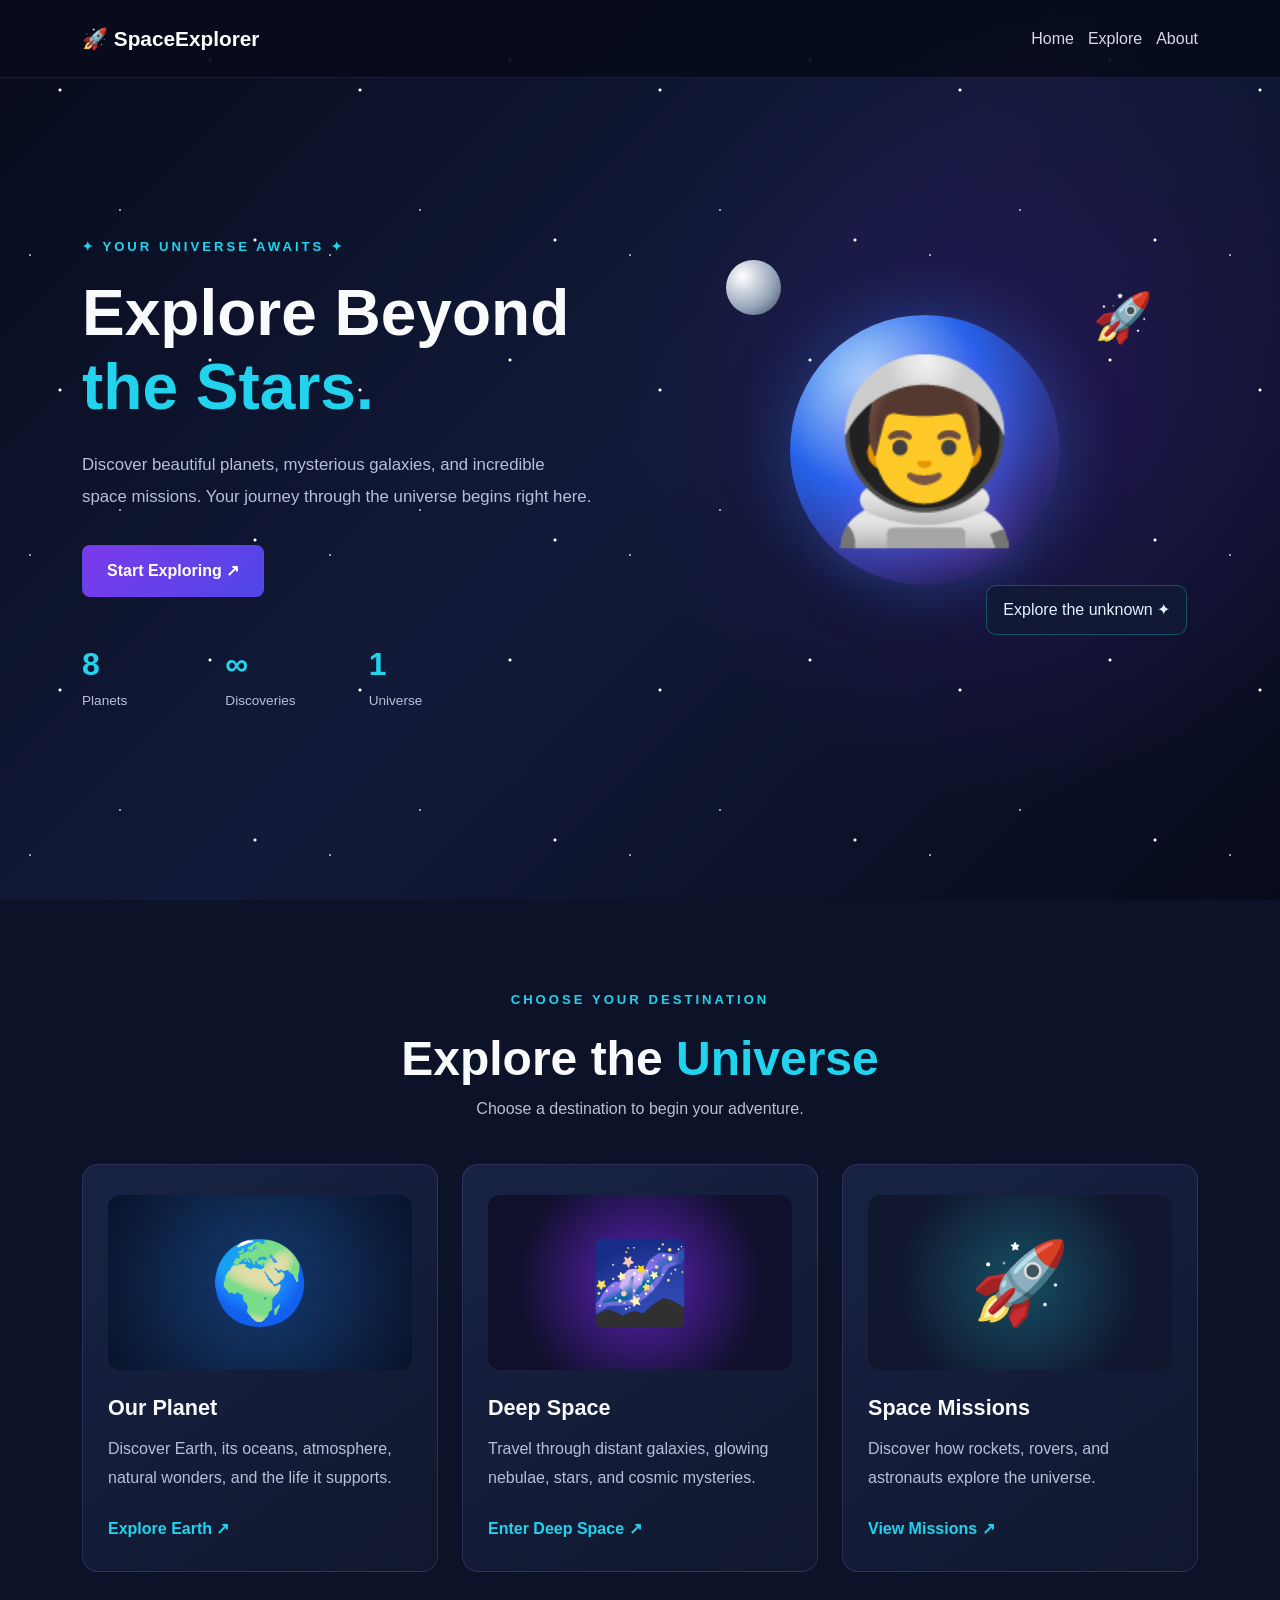
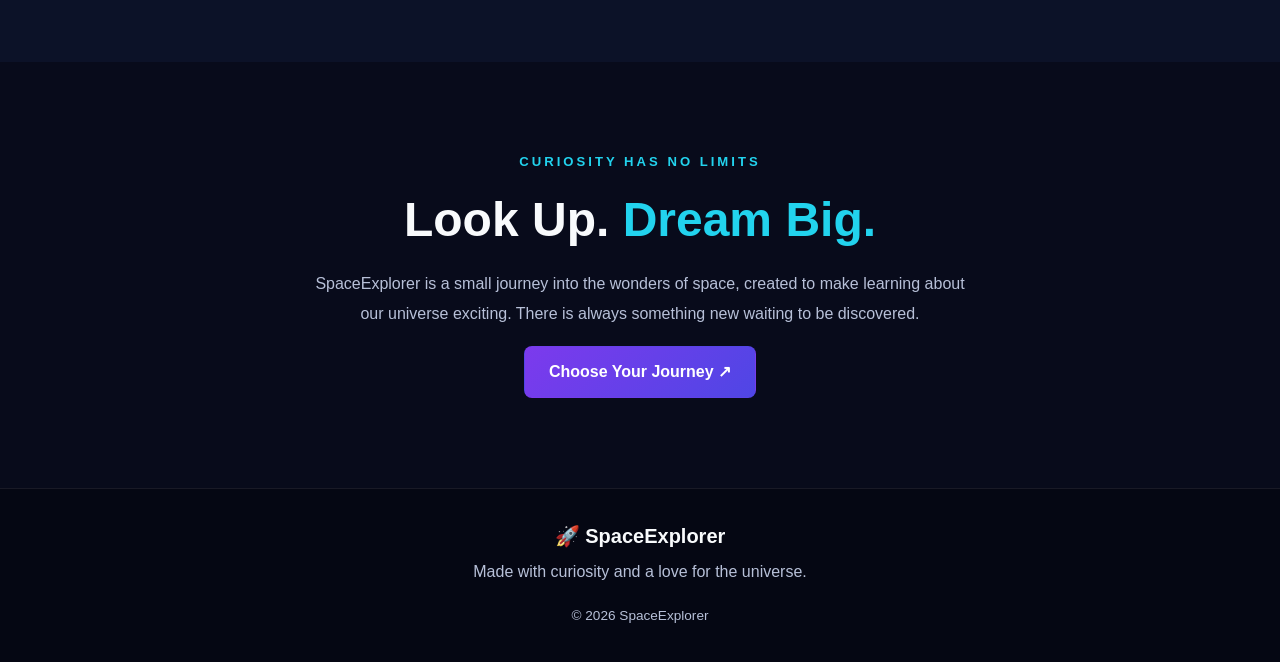
<file: TASK-4/index.html>
<!DOCTYPE html>
<html lang="en">
<head>
    <meta charset="UTF-8">
    <meta name="viewport" content="width=device-width, initial-scale=1.0">
    <title>SpaceExplorer | Discover the Universe</title>

    <!-- Bootstrap 5 CSS -->
    <link href="https://cdn.jsdelivr.net/npm/bootstrap@5.3.3/dist/css/bootstrap.min.css"
          rel="stylesheet">

    <!-- Our CSS -->
    <link rel="stylesheet" href="style.css">
</head>
<body>

    <nav class="navbar navbar-dark">
        <div class="container nav-container">
            <a class="navbar-brand fw-bold" href="index.html">🚀 SpaceExplorer</a>
            <div class="navbar-nav flex-row flex-wrap">
                <a class="nav-link" href="index.html">Home</a>
                <a class="nav-link" href="#explore">Explore</a>
                <a class="nav-link" href="#about">About</a>
            </div>
        </div>
    </nav>

    <!-- Homepage Hero -->
    <section class="home-hero" id="home">
        <div class="stars"></div>

        <div class="container">
            <div class="row align-items-center min-vh-100">
                <div class="col-lg-6 hero-text">
                    <p class="tagline">✦ YOUR UNIVERSE AWAITS ✦</p>

                    <h1>
                        Explore Beyond
                        <span>the Stars.</span>
                    </h1>

                    <p class="description">
                        Discover beautiful planets, mysterious galaxies,
                        and incredible space missions. Your journey through
                        the universe begins right here.
                    </p>

                    <a href="#explore" class="btn primary-btn mt-3">
                        Start Exploring ↗
                    </a>

                    <div class="row stats mt-5">
                        <div class="col-4">
                            <h3>8</h3>
                            <p>Planets</p>
                        </div>
                        <div class="col-4">
                            <h3>∞</h3>
                            <p>Discoveries</p>
                        </div>
                        <div class="col-4">
                            <h3>1</h3>
                            <p>Universe</p>
                        </div>
                    </div>
                </div>

                <div class="col-lg-6 home-visual">
                    <div class="home-planet"></div>
                    <div class="home-moon"></div>
                    <div class="home-astronaut">👨‍🚀</div>
                    <div class="home-rocket">🚀</div>
                    <div class="home-label">Explore the unknown ✦</div>
                </div>
            </div>
        </div>
    </section>

    <!-- Three Separate Pages -->
    <section class="explore-section section-padding" id="explore">
        <div class="container">
            <div class="text-center section-heading">
                <p class="tagline">CHOOSE YOUR DESTINATION</p>
                <h2>Explore the <span>Universe</span></h2>
                <p>Choose a destination to begin your adventure.</p>
            </div>

            <div class="row g-4 mt-3">

                <div class="col-md-6 col-lg-4">
                    <a href="planet.html" class="card-link">
                        <article class="space-card">
                            <div class="card-visual earth-preview">🌍</div>
                            <h3>Our Planet</h3>
                            <p>
                                Discover Earth, its oceans, atmosphere,
                                natural wonders, and the life it supports.
                            </p>
                            <span class="card-link-text">Explore Earth ↗</span>
                        </article>
                    </a>
                </div>

                <div class="col-md-6 col-lg-4">
                    <a href="deep-space.html" class="card-link">
                        <article class="space-card">
                            <div class="card-visual galaxy-preview">🌌</div>
                            <h3>Deep Space</h3>
                            <p>
                                Travel through distant galaxies, glowing
                                nebulae, stars, and cosmic mysteries.
                            </p>
                            <span class="card-link-text">Enter Deep Space ↗</span>
                        </article>
                    </a>
                </div>

                <div class="col-md-6 col-lg-4">
                    <a href="missions.html" class="card-link">
                        <article class="space-card">
                            <div class="card-visual rocket-preview">🚀</div>
                            <h3>Space Missions</h3>
                            <p>
                                Discover how rockets, rovers, and
                                astronauts explore the universe.
                            </p>
                            <span class="card-link-text">View Missions ↗</span>
                        </article>
                    </a>
                </div>

            </div>
        </div>
    </section>

    <!-- About -->
    <section class="about-section section-padding" id="about">
        <div class="container text-center">
            <p class="tagline">CURIOSITY HAS NO LIMITS</p>
            <h2>Look Up. <span>Dream Big.</span></h2>
            <p class="about-text">
                SpaceExplorer is a small journey into the wonders of space,
                created to make learning about our universe exciting.
                There is always something new waiting to be discovered.
            </p>
            <a href="#explore" class="btn primary-btn mt-3">
                Choose Your Journey ↗
            </a>
        </div>
    </section>

    <footer>
        <div class="container text-center">
            <h5>🚀 SpaceExplorer</h5>
            <p>Made with curiosity and a love for the universe.</p>
            <p class="copyright">© 2026 SpaceExplorer</p>
        </div>
    </footer>

</body>
</html>
</file>
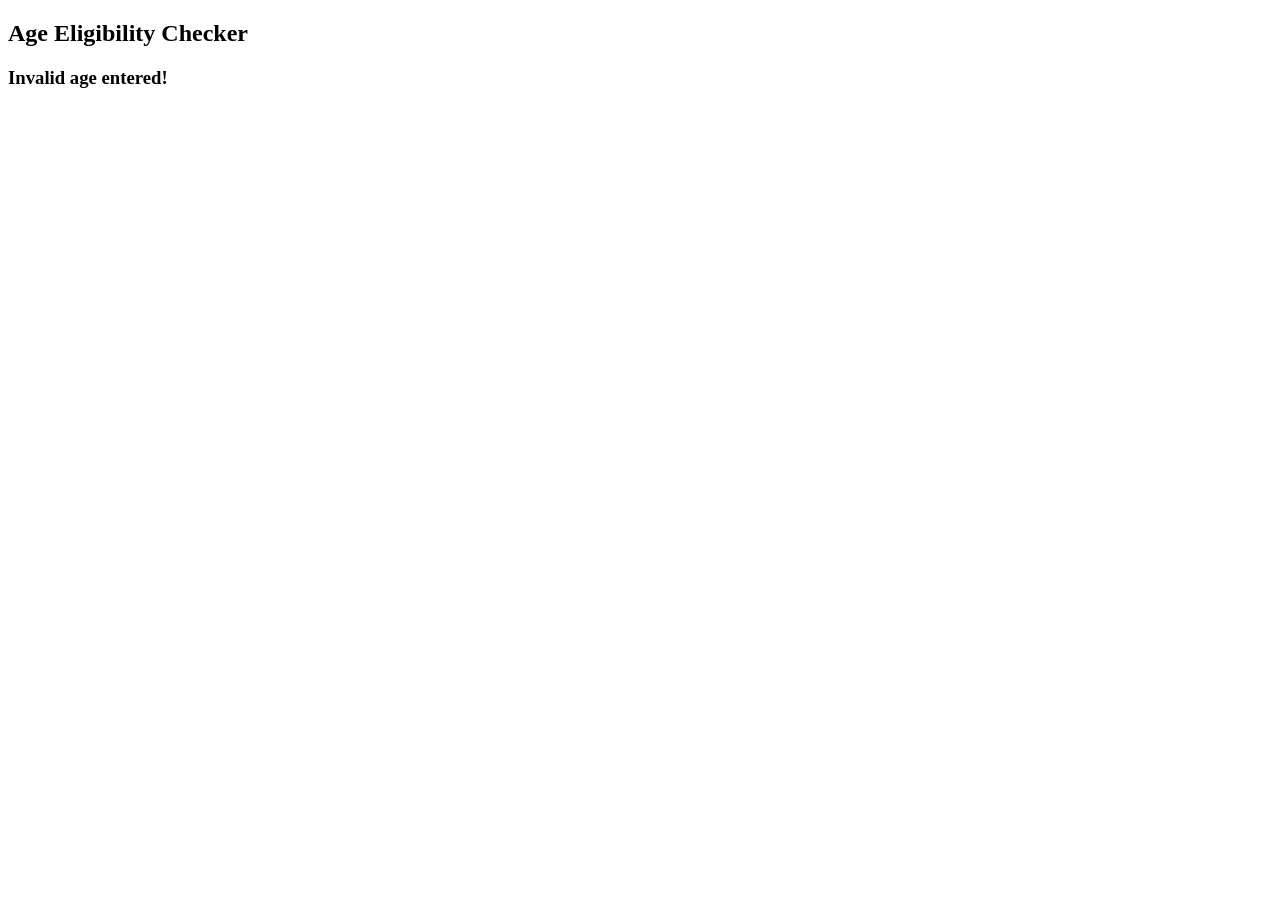
<file: TASK-5/index.html>
<!DOCTYPE html>
<html lang="en">
<head>
    <meta charset="UTF-8">
    <meta name="viewport" content="width=device-width, initial-scale=1.0">
    <title>Age Elibility Checker</title>
</head>
<body>
     <h2>Age Eligibility Checker</h2>
    <script>

        let age =  prompt("Enter your age:");

        age = Number(age); 19

        if (age > 0 && Number.isFinite(age) && Number.isInteger(age)) {

            let result = age >= 18
                ? "You are eligible to vote."
                : "You are not eligible to vote.";

            alert(result);
            document.write("<h3>Age: " + age + "</h3>");
            document.write("<h3>" + result + "</h3>");
        } 
        
        else { 
            alert("Please enter a valid age.");

            document.write("<h3>Invalid age entered!</h3>");
        }

    </script>

</body>
</html>
</file>
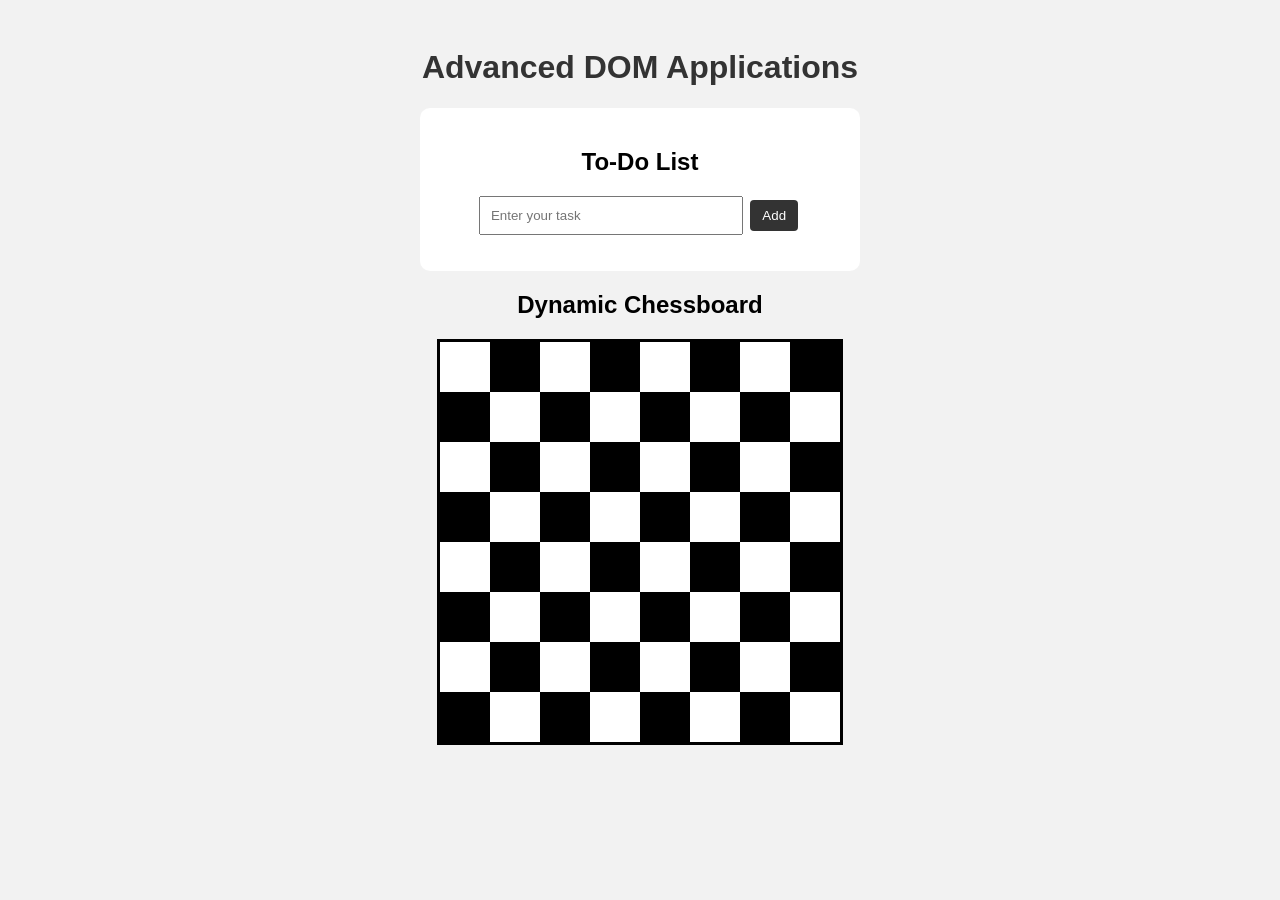
<file: TASK-8/index.html>
<!DOCTYPE html>
<html>
<head>
    <title>Task 8 - Advanced DOM</title>

    <style>
        body {
            font-family: Arial, sans-serif;
            background-color: #f2f2f2;
            text-align: center;
            padding: 20px;
        }

        h1 {
            color: #333;
        }

        .container {
            background: white;
            width: 400px;
            margin: 20px auto;
            padding: 20px;
            border-radius: 10px;
        }

        input {
            padding: 10px;
            width: 60%;
        }

        button {
            padding: 8px 12px;
            margin: 3px;
            cursor: pointer;
            background-color: #333;
            color: white;
            border: none;
            border-radius: 4px;
        }

        ul {
            padding: 0;
            list-style: none;
        }

        li {
            background: #eee;
            padding: 10px;
            margin: 8px;
            display: flex;
            align-items: center;
            justify-content: space-between;
        }

        .completed {
            text-decoration: line-through;
            color: gray;
        }

        /* Chessboard styling */
        #chessboard {
            display: grid;
            grid-template-columns: repeat(8, 50px);
            width: 400px;
            margin: 20px auto;
            border: 3px solid black;
        }

        .square {
            width: 50px;
            height: 50px;
        }

        .white {
            background-color: white;
        }

        .black {
            background-color: black;
        }
    </style>
</head>

<body>

    <h1>Advanced DOM Applications</h1>

    <!-- To-Do List -->
    <div class="container">
        <h2>To-Do List</h2>

        <input type="text" id="taskInput" placeholder="Enter your task">

        <button onclick="addTask()">Add</button>

        <ul id="taskList"></ul>
    </div>

    <!-- Chessboard -->
    <h2>Dynamic Chessboard</h2>

    <div id="chessboard"></div>

    <script>

        // To-Do List Functionality

        function addTask() {

            let input = document.getElementById("taskInput");
            let task = input.value.trim();

            if (task === "") {
                alert("Please enter a task!");
                return;
            }

            let li = document.createElement("li");

            let checkbox = document.createElement("input");
            checkbox.type = "checkbox";

            let span = document.createElement("span");
            span.textContent = task;

            checkbox.onchange = function() {
                span.classList.toggle("completed");
            };

            let upButton = document.createElement("button");
            upButton.textContent = "↑";

            upButton.onclick = function() {
                let previous = li.previousElementSibling;

                if (previous) {
                    li.parentNode.insertBefore(li, previous);
                }
            };

            let downButton = document.createElement("button");
            downButton.textContent = "↓";

            downButton.onclick = function() {
                let next = li.nextElementSibling;

                if (next) {
                    li.parentNode.insertBefore(next, li);
                }
            };

            let deleteButton = document.createElement("button");
            deleteButton.textContent = "Delete";

            deleteButton.onclick = function() {
                li.remove();
            };

            li.appendChild(checkbox);
            li.appendChild(span);
            li.appendChild(upButton);
            li.appendChild(downButton);
            li.appendChild(deleteButton);

            document.getElementById("taskList").appendChild(li);

            input.value = "";
        }


        // Dynamic Chessboard using JavaScript Loops

        let board = document.getElementById("chessboard");

        for (let row = 0; row < 8; row++) {

            for (let col = 0; col < 8; col++) {

                let square = document.createElement("div");

                square.classList.add("square");

                if ((row + col) % 2 === 0) {
                    square.classList.add("white");
                } else {
                    square.classList.add("black");
                }

                board.appendChild(square);
            }
        }

    </script>

</body>
</html>
</file>
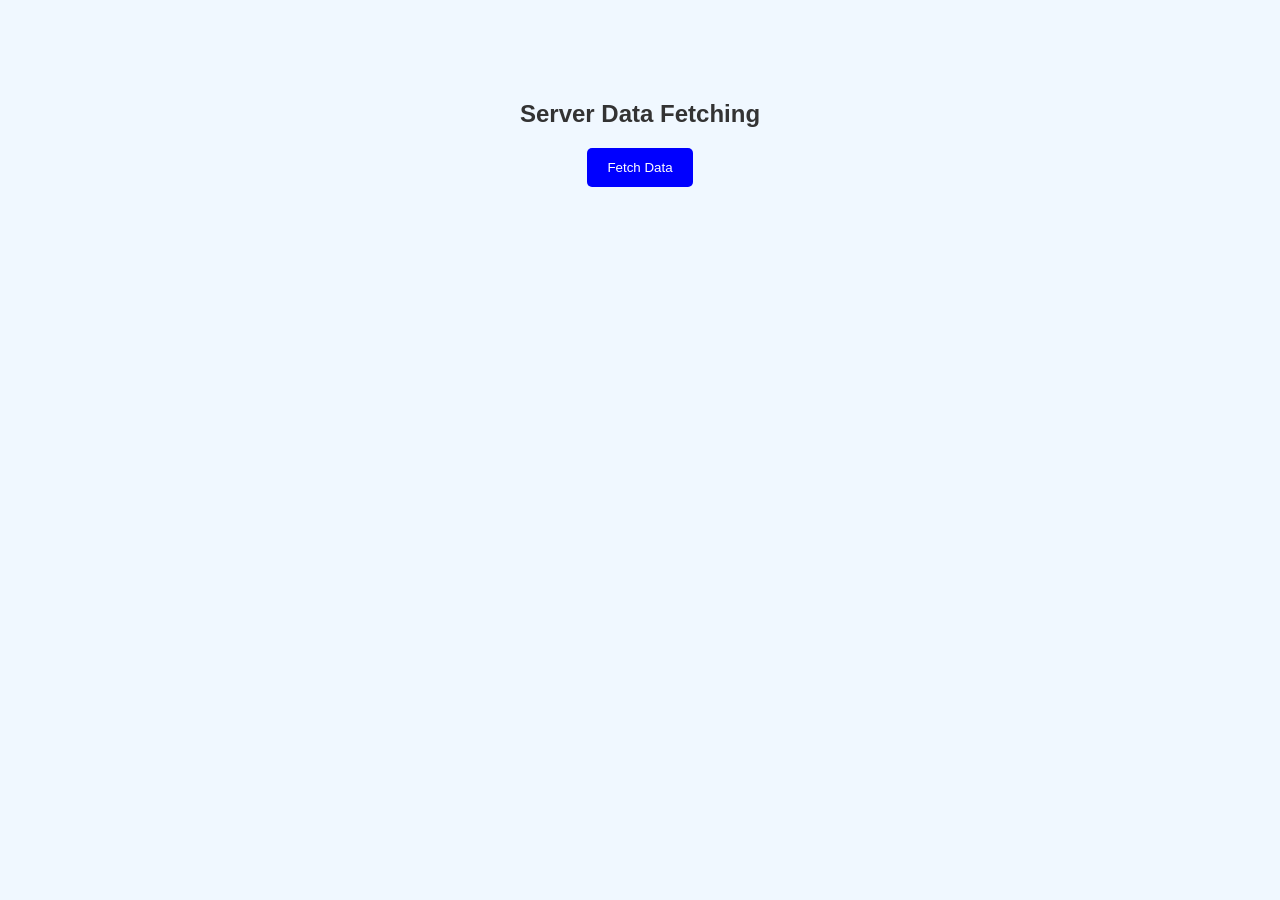
<file: TASK-9/index.html>
<!DOCTYPE html>
<html>
<head>
    <title>Server Data Fetching</title>
    <style>
        body {
            font-family: Arial, sans-serif;
            text-align: center;
            margin-top: 100px;
            background-color: #f0f8ff;
        }
        h2 {
            color: #333;
        }
        button {
            background-color: blue;
            color: white;
            border: none;
            padding: 12px 20px;
            cursor: pointer;
            border-radius: 5px;
        }
        button:hover {
            background-color: darkblue;
        }
        #result {
            margin-top: 20px;
            font-size: 18px;
        }
    </style>
</head>
<body>

    <h2>Server Data Fetching</h2>
    <button onclick="fetchData()">Fetch Data</button>
    <div id="result"></div>
    <script>
        function fetchData() {
            document.getElementById("result").innerHTML = "Loading data...";
            let promise = new Promise((resolve, reject) => {
                setTimeout(() => {
                    resolve({
                        name: "Aparna",
                        course: "Full Stack",
                        department: "Computer Science"
                    });
                }, 3000);
            });
            promise.then((data) => {
                document.getElementById("result").innerHTML =
                    "<h3>Data Received Successfully!</h3>" +
                    "<p>Name: " + data.name + "</p>" +
                    "<p>Course: " + data.course + "</p>" +
                    "<p>Department: " + data.department + "</p>";
            });
        }
    </script>

</body>
</html>
</file>
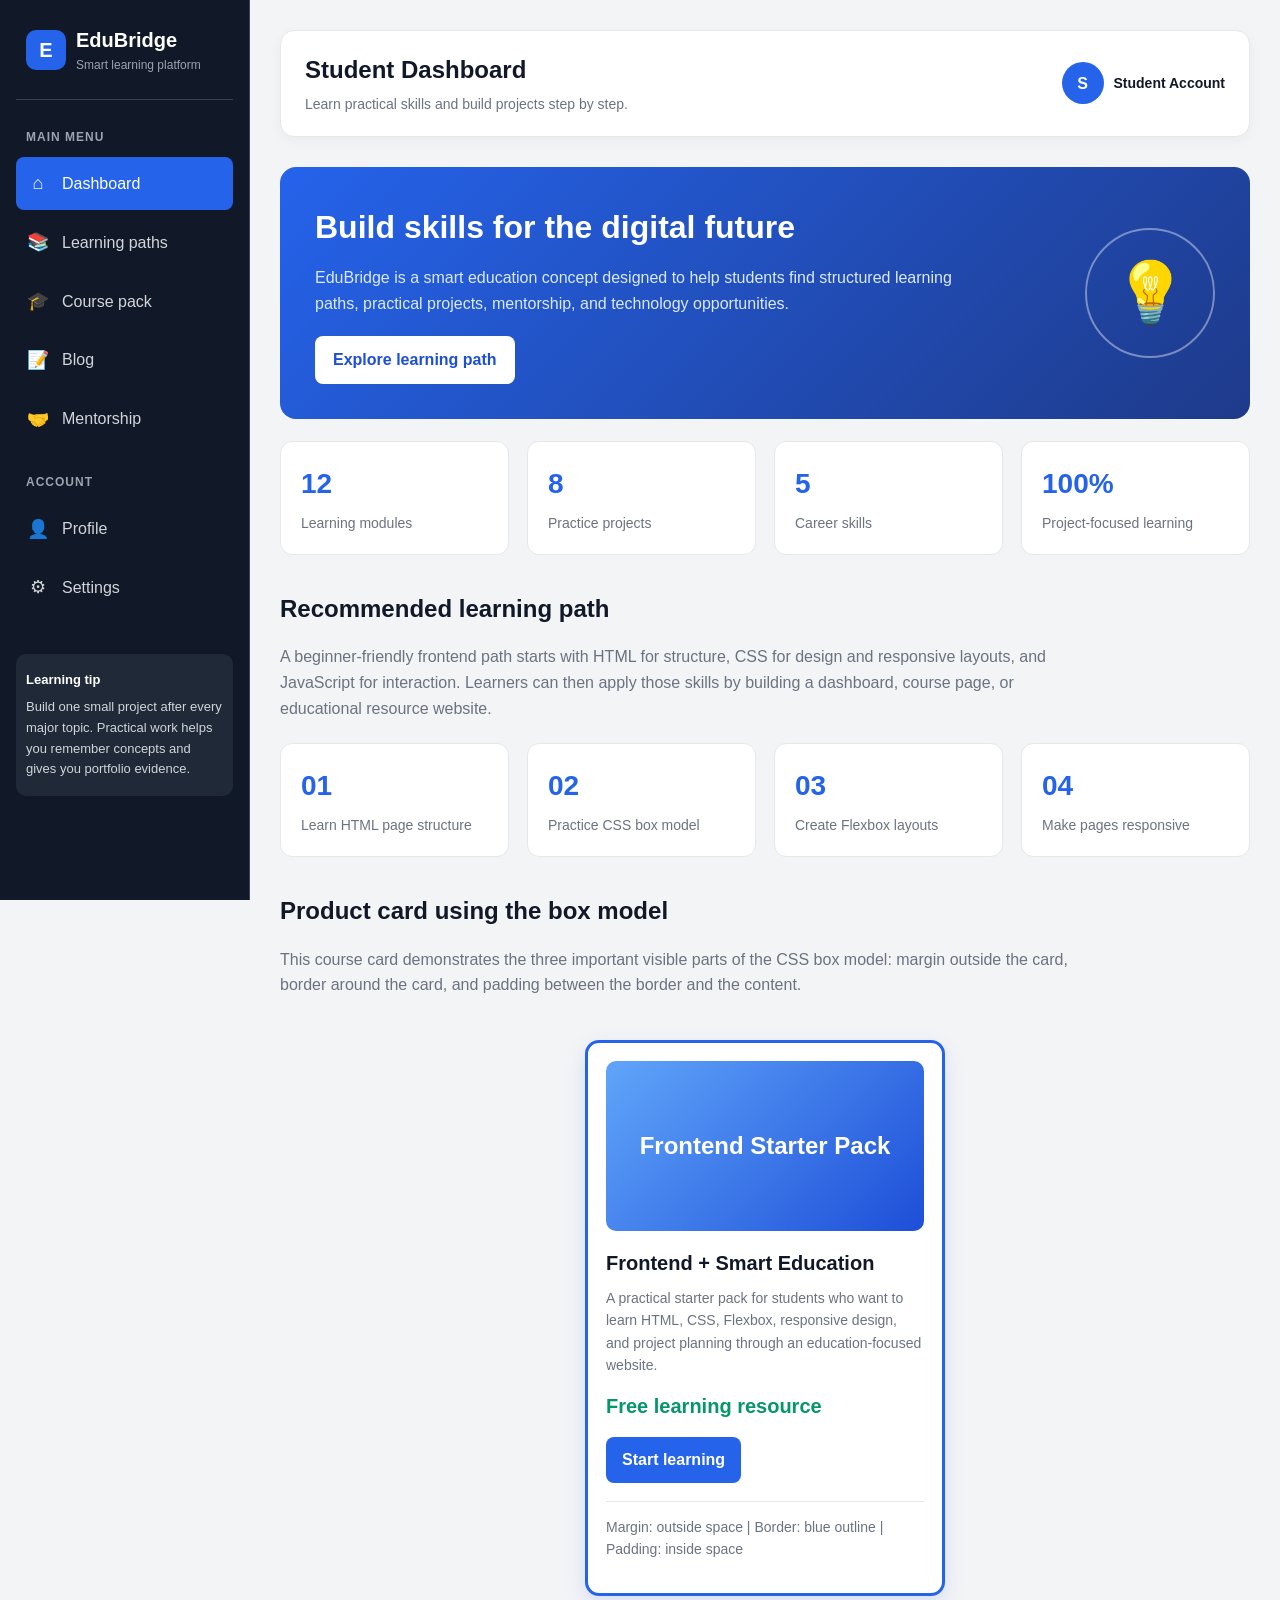
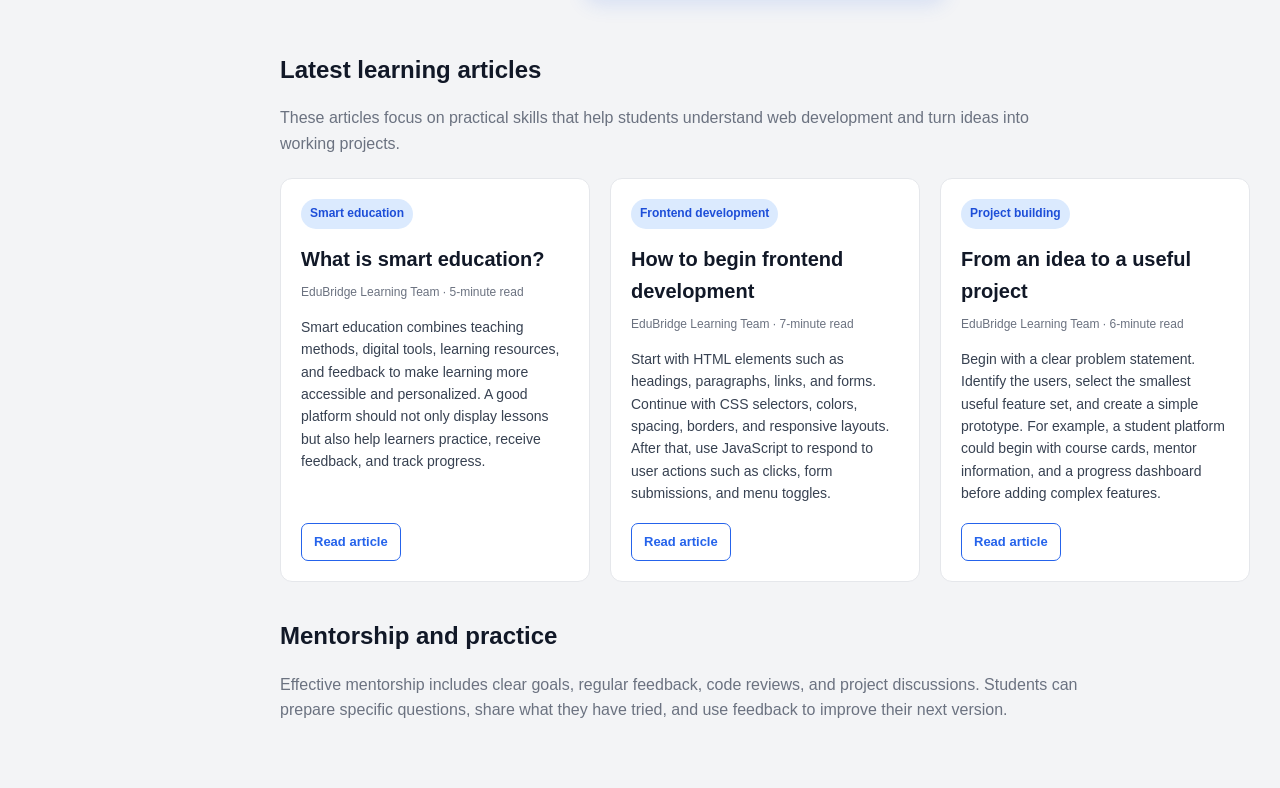
<file: TASK3/index.html>
<!DOCTYPE html>
<html lang="en">
<head>
    <meta charset="UTF-8">
    <meta name="viewport" content="width=device-width, initial-scale=1.0">
    <title>Responsive Web Layout</title>
    <link rel="stylesheet" href="style.css">
</head>
<body>
   <!-- =========================
       FIXED SIDEBAR
       ========================= -->

  <aside class="sidebar" id="sidebar">
    <div class="brand">
      <div class="brand-logo">E</div>

      <div>
        <h1>EduBridge</h1>
        <p>Smart learning platform</p>
      </div>
    </div>

    <p class="sidebar-title">Main menu</p>

    <nav>
      <ul class="sidebar-menu">
        <li>
          <a href="#dashboard" class="active">
            <span class="menu-icon">⌂</span>
            Dashboard
          </a>
        </li>

        <li>
          <a href="#learning">
            <span class="menu-icon">📚</span>
            Learning paths
          </a>
        </li>

        <li>
          <a href="#product">
            <span class="menu-icon">🎓</span>
            Course pack
          </a>
     
        </li>

        <li>
          <a href="#blog">
            <span class="menu-icon">📝</span>
            Blog
          </a>
        </li>

        <li>
          <a href="#mentorship">
            <span class="menu-icon">🤝</span>
            Mentorship
          </a>
        </li>
      </ul>
    </nav>

    <p class="sidebar-title">Account</p>

    <nav>
      <ul class="sidebar-menu">
        <li>
          <a href="#profile">
            <span class="menu-icon">👤</span>
            Profile
          </a>
        </li>

        <li>
          <a href="#settings">
            <span class="menu-icon">⚙</span>
            Settings
          </a>
        </li>
      </ul>
    </nav>

    <div class="sidebar-footer">
      <strong>Learning tip</strong>
      Build one small project after every major topic. Practical work helps you remember concepts and gives you portfolio evidence.
    </div>
  </aside>

  <!-- =========================
       MAIN CONTENT
       ========================= -->

  <main class="main-content">

    <!-- TOP BAR -->
    <header class="topbar">
      <div>
        <button class="menu-toggle" id="menuToggle" aria-label="Open menu">
          ☰
        </button>

        <h2 id="dashboard">Student Dashboard</h2>
        <p>Learn practical skills and build projects step by step.</p>
      </div>

      <div class="profile">
        <div class="profile-avatar">S</div>
        <span>Student Account</span>
      </div>
    </header>

    <!-- HERO -->
    <section class="section">
      <div class="hero">
        <div class="hero-content">
          <h2>Build skills for the digital future</h2>

          <p>
            EduBridge is a smart education concept designed to help students
            find structured learning paths, practical projects, mentorship, and
            technology opportunities.
          </p>

          <a href="#learning" class="hero-button">
            Explore learning path
          </a>
        </div>

        <div class="hero-symbol">💡</div>
      </div>

      <div class="stats">
        <div class="stat-card">
          <h3>12</h3>
          <p>Learning modules</p>
        </div>

        <div class="stat-card">
          <h3>8</h3>
          <p>Practice projects</p>
        </div>

        <div class="stat-card">
          <h3>5</h3>
          <p>Career skills</p>
        </div>

        <div class="stat-card">
          <h3>100%</h3>
          <p>Project-focused learning</p>
        </div>
      </div>
    </section>

    <!-- LEARNING SECTION -->
    <section class="section" id="learning">
      <h2 class="section-heading">Recommended learning path</h2>

      <p class="section-description">
        A beginner-friendly frontend path starts with HTML for structure, CSS
        for design and responsive layouts, and JavaScript for interaction.
        Learners can then apply those skills by building a dashboard, course
        page, or educational resource website.
      </p>

      <div class="stats">
        <div class="stat-card">
          <h3>01</h3>
          <p>Learn HTML page structure</p>
        </div>

        <div class="stat-card">
          <h3>02</h3>
          <p>Practice CSS box model</p>
        </div>

        <div class="stat-card">
          <h3>03</h3>
          <p>Create Flexbox layouts</p>
        </div>

        <div class="stat-card">
          <h3>04</h3>
          <p>Make pages responsive</p>
        </div>
      </div>
    </section>

    <!-- PRODUCT CARD SECTION -->
    <section class="section" id="product">
      <h2 class="section-heading">Product card using the box model</h2>

      <p class="section-description">
        This course card demonstrates the three important visible parts of the
        CSS box model: margin outside the card, border around the card, and
        padding between the border and the content.
      </p>

      <div class="product-wrapper">
        <article class="product-card">
          <div class="product-image">
            Frontend Starter Pack
          </div>

          <h3>Frontend + Smart Education</h3>

          <p>
            A practical starter pack for students who want to learn HTML, CSS,
            Flexbox, responsive design, and project planning through an
            education-focused website.
          </p>

          <div class="product-price">Free learning resource</div>

          <a href="#blog" class="product-button">
            Start learning
          </a>

          <p class="box-model-label">
            Margin: outside space | Border: blue outline | Padding: inside space
          </p>
        </article>
      </div>
    </section>

    <!-- BLOG SECTION -->
    <section class="section" id="blog">
      <h2 class="section-heading">Latest learning articles</h2>

      <p class="section-description">
        These articles focus on practical skills that help students understand
        web development and turn ideas into working projects.
      </p>

      <div class="blog-grid">

        <article class="blog-card">
          <span class="blog-category">Smart education</span>

          <h3>What is smart education?</h3>

          <div class="blog-meta">
            EduBridge Learning Team · 5-minute read
          </div>

          <p>
            Smart education combines teaching methods, digital tools, learning
            resources, and feedback to make learning more accessible and
            personalized. A good platform should not only display lessons but
            also help learners practice, receive feedback, and track progress.
          </p>

          <a href="#learning" class="read-more">
            Read article
          </a>
        </article>

        <article class="blog-card">
          <span class="blog-category">Frontend development</span>

          <h3>How to begin frontend development</h3>

          <div class="blog-meta">
            EduBridge Learning Team · 7-minute read
          </div>

          <p>
            Start with HTML elements such as headings, paragraphs, links, and
            forms. Continue with CSS selectors, colors, spacing, borders, and
            responsive layouts. After that, use JavaScript to respond to user
            actions such as clicks, form submissions, and menu toggles.
          </p>

          <a href="#product" class="read-more">
            Read article
          </a>
        </article>

        <article class="blog-card">
          <span class="blog-category">Project building</span>

          <h3>From an idea to a useful project</h3>

          <div class="blog-meta">
            EduBridge Learning Team · 6-minute read
          </div>

          <p>
            Begin with a clear problem statement. Identify the users, select
            the smallest useful feature set, and create a simple prototype.
            For example, a student platform could begin with course cards,
            mentor information, and a progress dashboard before adding complex
            features.
          </p>

          <a href="#dashboard" class="read-more">
            Read article
          </a>
        </article>

      </div>
    </section>

    <!-- MENTORSHIP SECTION -->
    <section class="section" id="mentorship">
      <h2 class="section-heading">Mentorship and practice</h2>

      <p class="section-description">
        Effective mentorship includes clear goals, regular feedback, code
        reviews, and project discussions. Students can prepare specific
        questions, share what they have tried, and use feedback to improve
        their next version.
      </p>
    </section>

   
  </main>

  <!-- =========================
       JAVASCRIPT FOR MOBILE MENU
       ========================= -->

  <script>
    const menuToggle = document.getElementById("menuToggle");
    const sidebar = document.getElementById("sidebar");
    const sidebarLinks = document.querySelectorAll(".sidebar a");

    menuToggle.addEventListener("click", function () {
      sidebar.classList.toggle("open");
    });

    sidebarLinks.forEach(function (link) {
      link.addEventListener("click", function () {
        if (window.innerWidth <= 700) {
          sidebar.classList.remove("open");
        }
      });
    });
  </script>

</body>
</html>
</file>
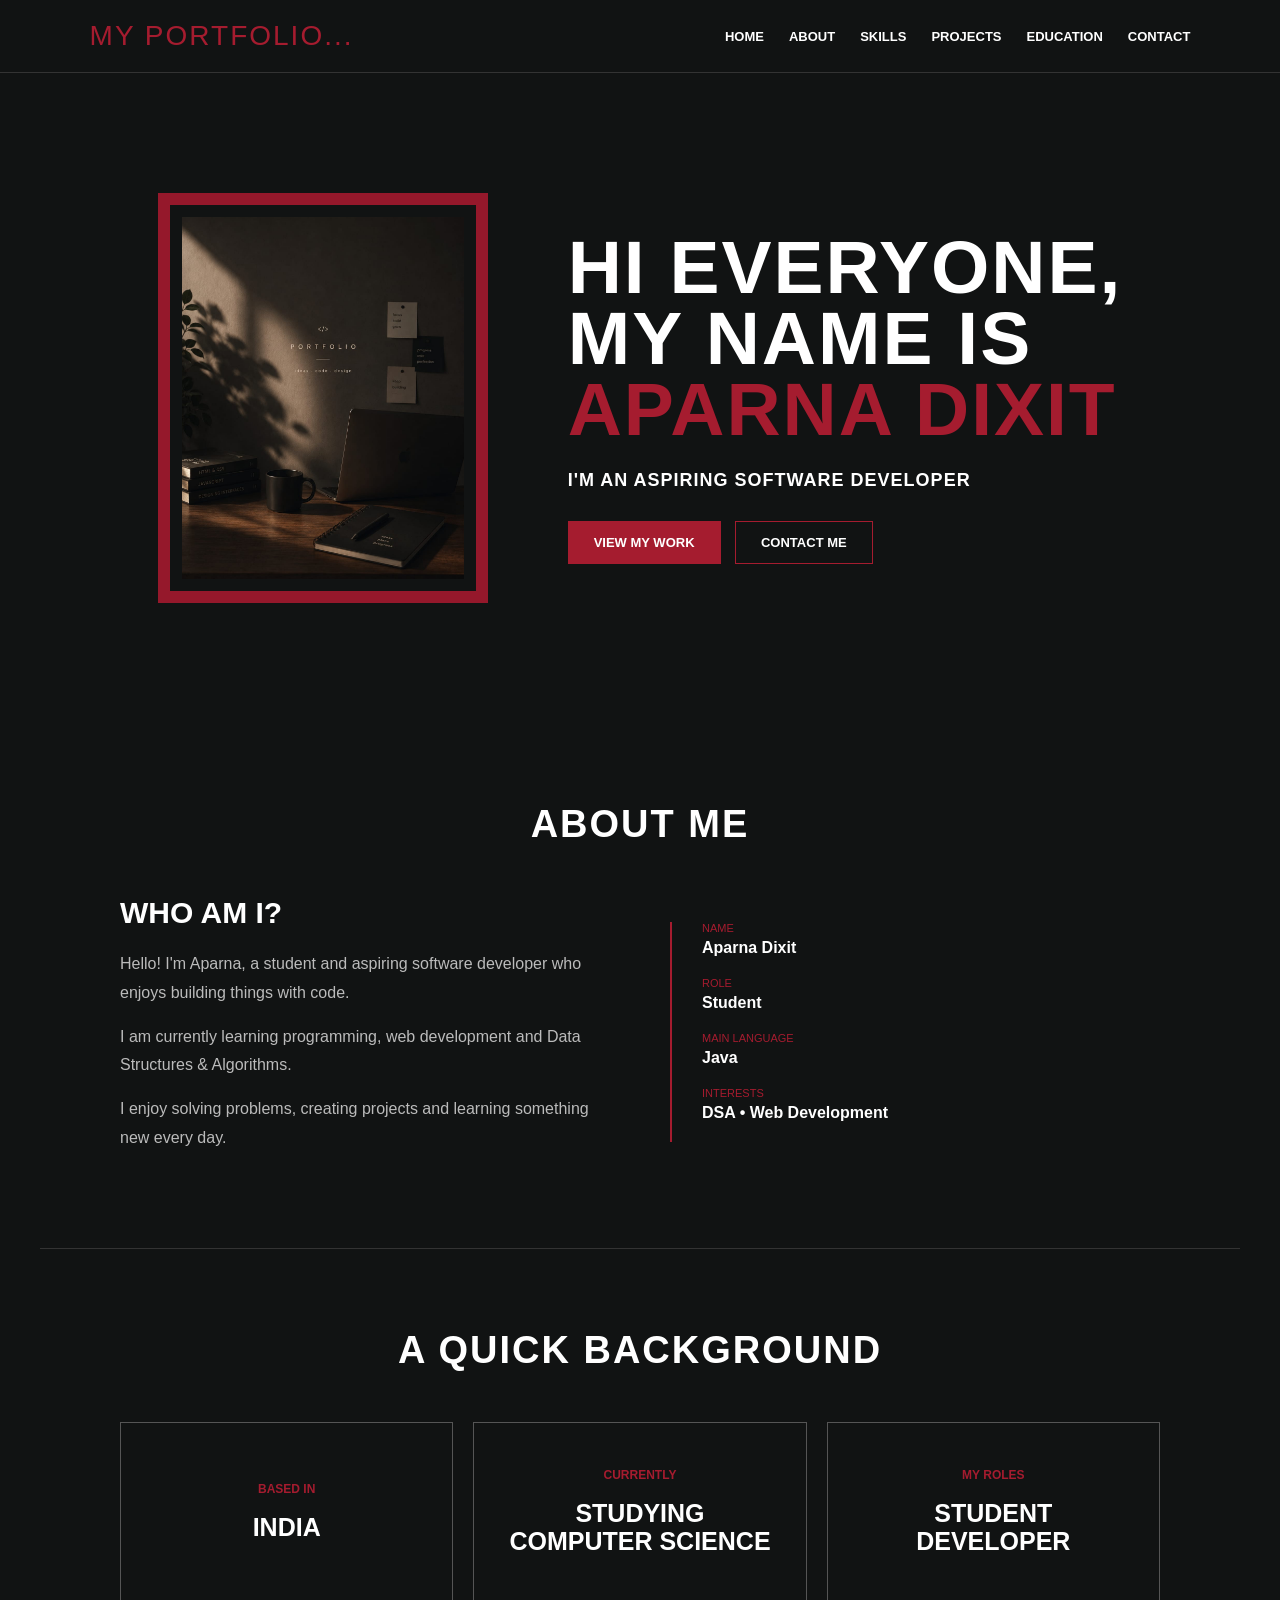
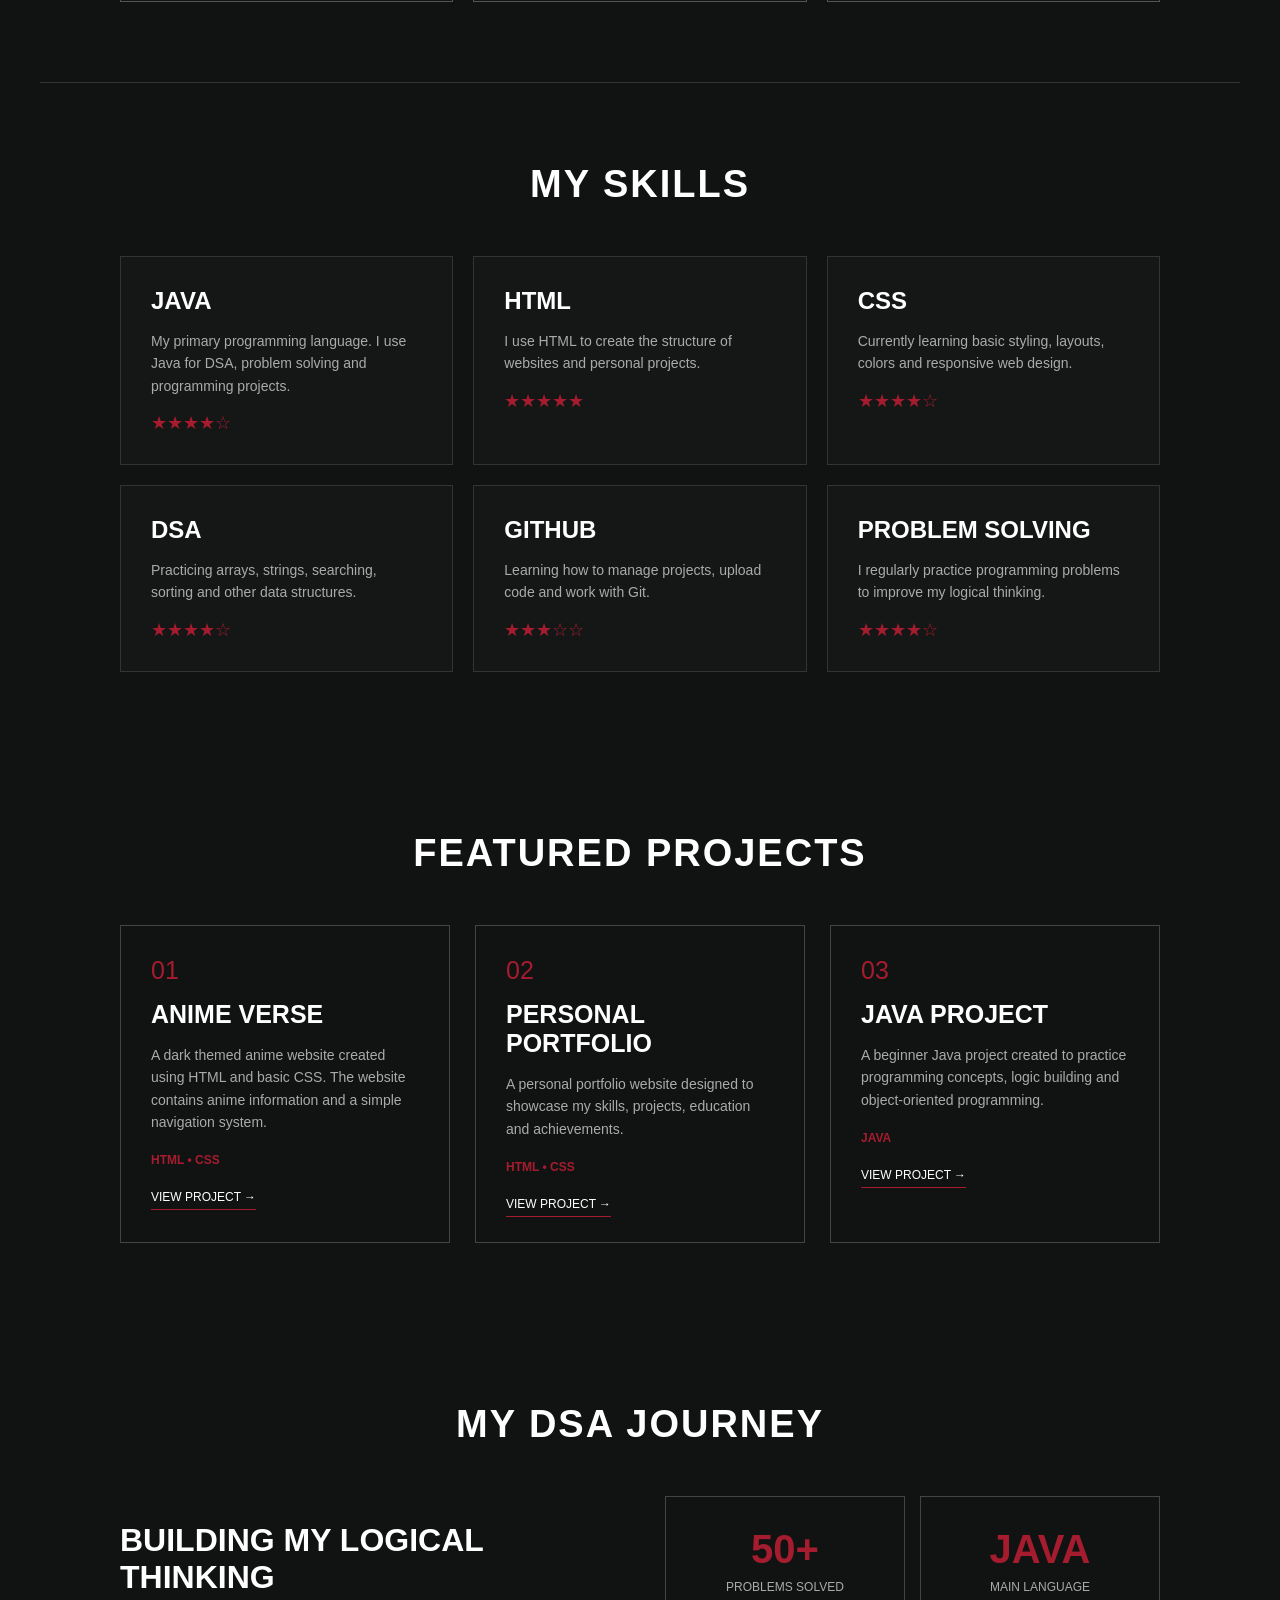
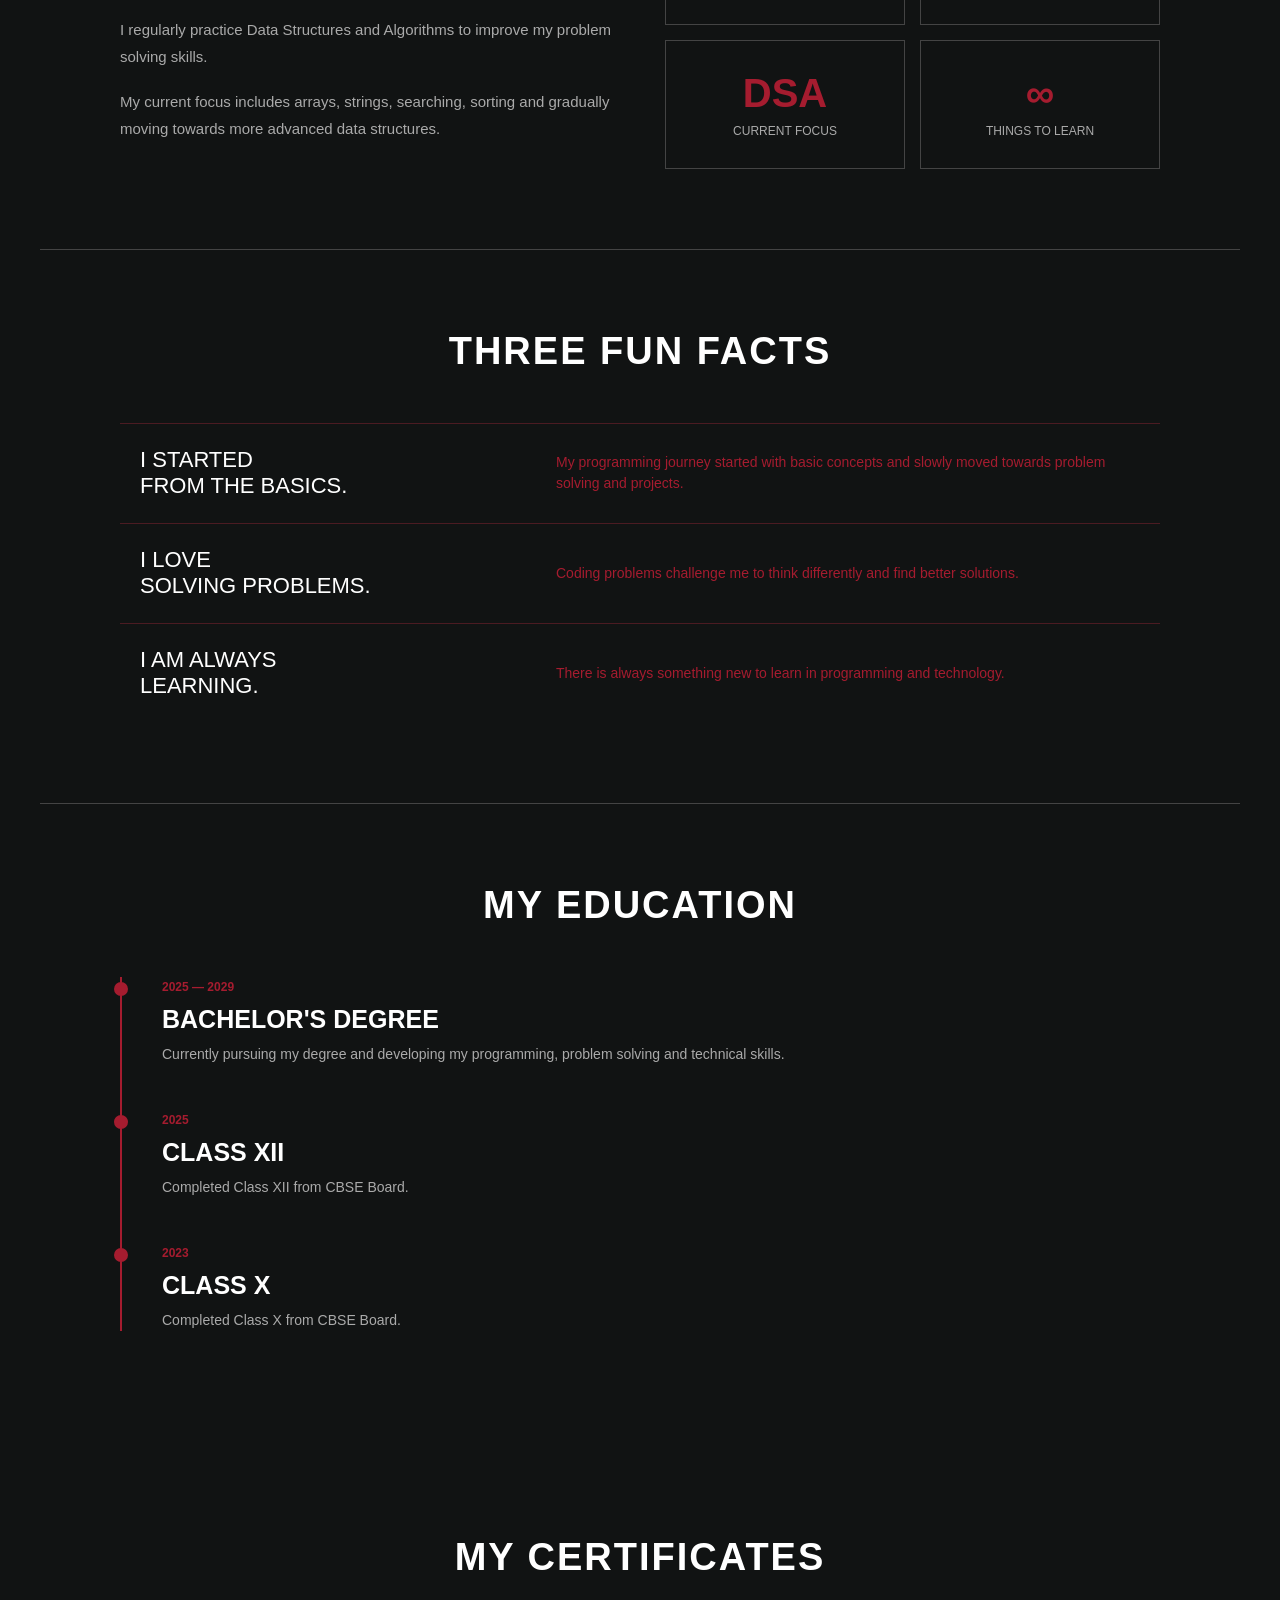
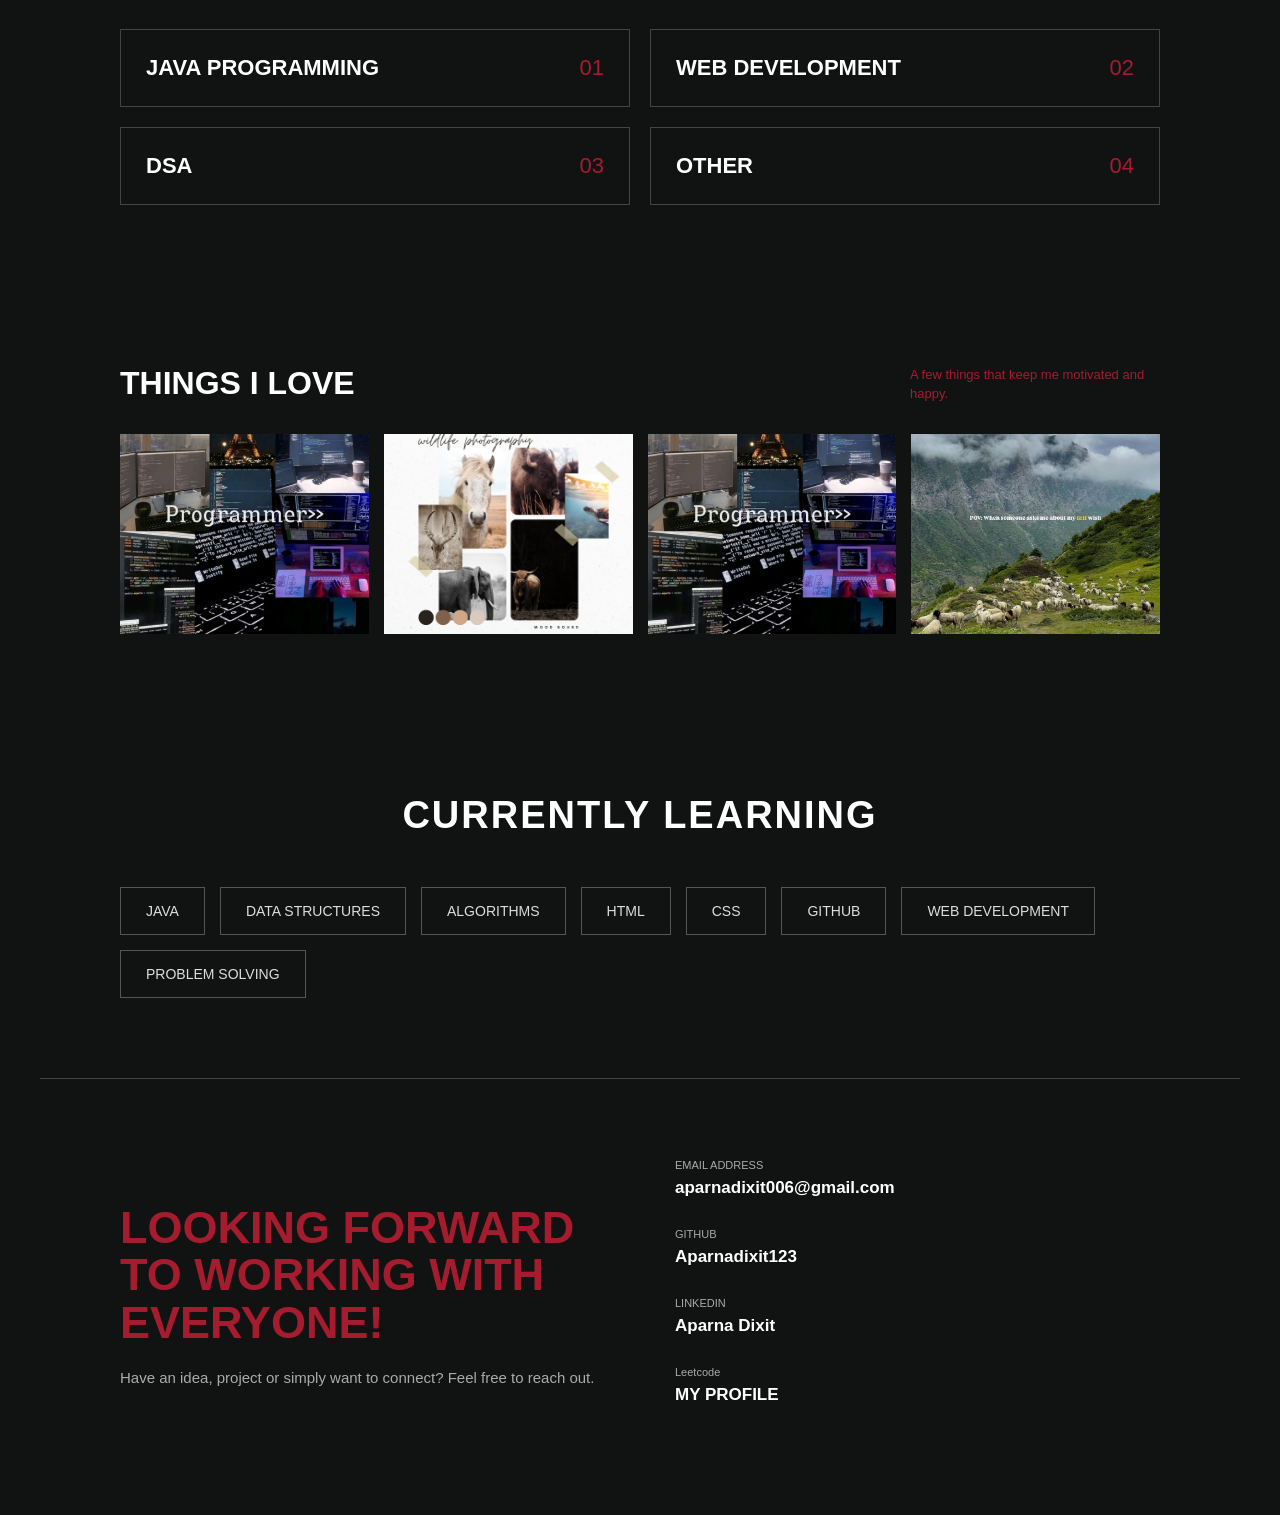
<file: Frontend_Practical/TASK-1/personal-portfolio/index.html>
<!DOCTYPE html>
<html lang="en">
<head>
    <meta charset="UTF-8">
    <meta name="viewport" content="width=device-width, initial-scale=1.0">
    <title>Portfolio</title>
    <style>
        * {
            margin: 0;
            padding: 0;
            box-sizing: border-box;
        }

        html {
            scroll-behavior: smooth;
        }

        body {
            background-color: #111313;
            color: white;
            font-family: Arial, Helvetica, sans-serif;
        }

        a {
            text-decoration: none;
            color: white;
        }
     /*=======================================
              Page
    =============================================*/
     .page{
            width: 100%;
            background-color: #111313;
        }
     section {
            max-width: 1200px;
            margin: auto;
            padding: 80px;
        }


        /*=================================== 
              LOGO
        ======================================*/
         .logo {

            font-family: Impact,
                         "Arial Narrow",
                         sans-serif;

            font-size: 28px;

            letter-spacing: 2px;

            color: #a51c2f;
        }

        /*===================================
                 NAVIGATION
       =====================================*/
 nav {

            position: sticky;
            top: 0;

            z-index: 100;

            background-color: #111313;

            border-bottom: 1px solid #333;

            padding: 20px 7%;

            display: flex;

            justify-content: space-between;

            align-items: center;
        }
        nav ul {

            display: flex;

            list-style: none;

            gap: 25px;
        }


        nav ul li a {

            font-size: 13px;

            font-weight: bold;

            transition: 0.3s;
        }


        nav ul li a:hover {

            color: #a51c2f;
        }
         /* =====================================================
           MAIN SECTION
        ===================================================== */

        .main {

            min-height: 650px;

            display: flex;

            justify-content: center;

            align-items: center;

            gap: 80px;
        }


        .main-image {

            width: 330px;

            height: 410px;

            padding: 12px;

            border: 12px solid #95182b;
        }


        .main-image img {

            width: 100%;

            height: 100%;

            object-fit: cover;
        }


        .main-text {

            max-width: 600px;
        }


        .main-text h1 {

            font-family: Impact,
                         "Arial Narrow",
                         sans-serif;

            font-size: 75px;

            line-height: 0.95;

            letter-spacing: 2px;

            margin-bottom: 25px;
        }


        .main-text h1 span {

            color: #a51c2f;

            display: block;
        }


        .main-text p {

            font-size: 18px;

            font-weight: bold;

            letter-spacing: 1px;
        }


        .main-buttons {

            margin-top: 30px;
        }


        .button {

            display: inline-block;

            padding: 13px 25px;

            border: 1px solid #a51c2f;

            margin-right: 10px;

            font-size: 13px;

            font-weight: bold;

            transition: 0.3s;
        }


        .button:hover {

            background-color: #a51c2f;
        }


        .button.red {

            background-color: #a51c2f;
        }


   /*========================================
         SECTION
 ============================================*/
   .section-title {

            text-align: center;

            font-family: Impact,
                         "Arial Narrow",
                         sans-serif;

            font-size: 38px;

            letter-spacing: 2px;

            margin-bottom: 50px;
        }

/*=============================================
       ABOUT
==============================================*/
 .about {

            display: grid;

            grid-template-columns: 1fr 1fr;

            gap: 60px;

            align-items: center;
        }


        .about-text h3 {

            font-family: Impact,
                         "Arial Narrow",
                         sans-serif;

            font-size: 30px;

            margin-bottom: 20px;
        }


        .about-text p {

            color: #bbb;

            font-size: 16px;

            line-height: 1.8;

            margin-bottom: 15px;
        }


        .about-info {

            border-left: 2px solid #a51c2f;

            padding-left: 30px;
        }


        .info {

            margin-bottom: 20px;
        }


        .info small {

            color: #a51c2f;

            display: block;

            font-size: 11px;

            margin-bottom: 5px;
        }


        .info p {

            font-size: 16px;

            font-weight: bold;
        }
       
          /*=================================================
               QUICK BACKGROUND 
            ==================================================*/
 .background-section {

            border-top: 1px solid #333;

            border-bottom: 1px solid #333;
        }


        .background-grid {

            display: grid;

            grid-template-columns:
                repeat(3, 1fr);

            gap: 20px;
        }


        .background-box {

            border: 1px solid #555;

            min-height: 180px;

            padding: 30px;

            text-align: center;

            display: flex;

            flex-direction: column;

            justify-content: center;

            align-items: center;

            transition: 0.3s;
        }


        .background-box:hover {

            border-color: #a51c2f;

            transform: translateY(-5px);
        }


        .background-box small {

            color: #a51c2f;

            font-size: 12px;

            margin-bottom: 18px;

            font-weight: bold;
        }


        .background-box h3 {

            font-family: Impact,
                         "Arial Narrow",
                         sans-serif;

            font-size: 25px;

            line-height: 1.1;
        }

        /*===============================================
               SKILLS
    ===================================================*/
         .skills {

            display: grid;

            grid-template-columns:
                repeat(3, 1fr);

            gap: 20px;
        }


        .skill {

            background-color: #151717;

            border: 1px solid #333;

            padding: 30px;

            transition: 0.3s;
        }


        .skill:hover {

            border-color: #a51c2f;

            transform: translateY(-5px);
        }


        .skill h3 {

            font-family: Impact,
                         "Arial Narrow",
                         sans-serif;

            font-size: 24px;

            margin-bottom: 15px;
        }


        .skill p {

            color: #aaa;

            font-size: 14px;

            line-height: 1.6;
        }


        .skill-level {

            color: #a51c2f;

            margin-top: 15px;

            font-size: 18px;
        }

  /* =====================================================
           CREATIVE WORK
        ===================================================== */

        .creative {

            display: flex;

            align-items: center;

            gap: 60px;
        }


        .creative-title {

            width: 260px;

            flex-shrink: 0;
        }


        .creative-title h2 {

            font-family: Impact,
                         "Arial Narrow",
                         sans-serif;

            font-size: 38px;

            line-height: 1.05;
        }


        .work-grid {

            flex: 1;

            display: grid;

            grid-template-columns:
                repeat(3, 1fr);

            gap: 10px;
        }


        .work-grid img {

            width: 100%;

            height: 180px;

            object-fit: cover;

            transition: 0.3s;
        }


        .work-grid img:hover {

            transform: scale(1.03);
        }


        /* =====================================================
           PROJECTS
        ===================================================== */

        .projects {

            display: grid;

            grid-template-columns:
                repeat(3, 1fr);

            gap: 25px;
        }


        .project {

            border: 1px solid #444;

            padding: 30px;

            min-height: 270px;

            transition: 0.3s;
        }


        .project:hover {

            border-color: #a51c2f;

            transform: translateY(-7px);
        }


        .project-number {

            color: #a51c2f;

            font-family: Impact,
                         "Arial Narrow",
                         sans-serif;

            font-size: 25px;

            margin-bottom: 15px;
        }


        .project h3 {

            font-family: Impact,
                         "Arial Narrow",
                         sans-serif;

            font-size: 25px;

            margin-bottom: 15px;
        }


        .project p {

            color: #aaa;

            line-height: 1.6;

            font-size: 14px;

            margin-bottom: 20px;
        }


        .project-tech {

            color: #a51c2f;

            font-size: 12px;

            font-weight: bold;

            margin-bottom: 20px;
        }


        .project a {

            border-bottom: 1px solid #a51c2f;

            padding-bottom: 5px;

            font-size: 12px;
        }


        /* =====================================================
           DSA / LEETCODE
        ===================================================== */

        .dsa {

            display: grid;

            grid-template-columns: 1fr 1fr;

            gap: 50px;

            align-items: center;
        }


        .dsa-text h3 {

            font-family: Impact,
                         "Arial Narrow",
                         sans-serif;

            font-size: 32px;

            margin-bottom: 20px;
        }


        .dsa-text p {

            color: #aaa;

            line-height: 1.8;

            font-size: 15px;
        }


        .dsa-stats {

            display: grid;

            grid-template-columns:
                repeat(2, 1fr);

            gap: 15px;
        }


        .stat {

            border: 1px solid #444;

            padding: 30px;

            text-align: center;
        }


        .stat h3 {

            color: #a51c2f;

            font-family: Impact,
                         "Arial Narrow",
                         sans-serif;

            font-size: 40px;
        }


        .stat p {

            color: #aaa;

            margin-top: 8px;

            font-size: 12px;
        }


        /* =====================================================
           FUN FACTS
        ===================================================== */

        .facts {

            border-top: 1px solid #444;

            border-bottom: 1px solid #444;
        }


        .fact {

            display: grid;

            grid-template-columns: 40% 60%;

            border-top: 1px solid #4b1b22;

            min-height: 100px;

            align-items: center;
        }


        .fact-left {

            padding: 20px;

            font-family: Impact,
                         "Arial Narrow",
                         sans-serif;

            font-size: 22px;
        }


        .fact-right {

            padding: 20px;

            color: #a51c2f;

            font-size: 14px;

            line-height: 1.5;
        }


        /* =====================================================
           EDUCATION
        ===================================================== */

        .education {

            border-left: 2px solid #a51c2f;

            padding-left: 40px;
        }


        .education-item {

            margin-bottom: 45px;

            position: relative;
        }


        .education-item::before {

            content: "";

            width: 14px;

            height: 14px;

            background-color: #a51c2f;

            border-radius: 50%;

            position: absolute;

            left: -48px;

            top: 5px;
        }


        .education-item span {

            color: #a51c2f;

            font-size: 12px;

            font-weight: bold;
        }


        .education-item h3 {

            font-family: Impact,
                         "Arial Narrow",
                         sans-serif;

            font-size: 25px;

            margin: 10px 0;
        }


        .education-item p {

            color: #aaa;

            font-size: 14px;

            line-height: 1.5;
        }


        /* =====================================================
           ACHIEVEMENTS
        ===================================================== */

        .achievements {

            display: grid;

            grid-template-columns:
                repeat(3, 1fr);

            gap: 20px;
        }


        .achievement {

            border: 1px solid #444;

            padding: 30px;

            text-align: center;
        }


        .achievement h3 {

            color: #a51c2f;

            font-family: Impact,
                         "Arial Narrow",
                         sans-serif;

            font-size: 30px;

            margin-bottom: 15px;
        }


        .achievement p {

            color: #aaa;

            font-size: 14px;

            line-height: 1.5;
        }


        /* =====================================================
           CERTIFICATES
        ===================================================== */

        .certificates {

            display: grid;

            grid-template-columns:
                repeat(2, 1fr);

            gap: 20px;
        }


        .certificate {

            border: 1px solid #444;

            padding: 25px;

            display: flex;

            justify-content: space-between;

            align-items: center;
        }


        .certificate h3 {

            font-family: Impact,
                         "Arial Narrow",
                         sans-serif;

            font-size: 22px;
        }


        .certificate p {

            color: #aaa;

            font-size: 12px;

            margin-top: 7px;
        }


        .certificate span {

            color: #a51c2f;

            font-size: 22px;
        }


        /* =====================================================
           THINGS I LOVE
        ===================================================== */

        .love-header {

            display: flex;

            justify-content: space-between;

            margin-bottom: 30px;
        }


        .love-header h2 {

            font-family: Impact,
                         "Arial Narrow",
                         sans-serif;

            font-size: 32px;
        }


        .love-header p {

            color: #a51c2f;

            max-width: 250px;

            font-size: 13px;

            line-height: 1.5;
        }


        .love-grid {

            display: grid;

            grid-template-columns:
                repeat(4, 1fr);

            gap: 15px;
        }


        .love-grid img {

            width: 100%;

            height: 200px;

            object-fit: cover;
        }


        /* =====================================================
           CURRENTLY LEARNING
        ===================================================== */

        .learning {

            display: flex;

            flex-wrap: wrap;

            gap: 15px;
        }


        .learning span {

            border: 1px solid #555;

            padding: 15px 25px;

            color: #ddd;

            font-size: 14px;

            transition: 0.3s;
        }


        .learning span:hover {

            background-color: #a51c2f;

            border-color: #a51c2f;
        }


        /* =====================================================
           CONTACT
        ===================================================== */

        .contact {

            display: grid;

            grid-template-columns: 1fr 1fr;

            gap: 70px;

            align-items: center;

            border-top: 1px solid #444;
        }


        .contact-left h2 {

            font-family: Impact,
                         "Arial Narrow",
                         sans-serif;

            font-size: 45px;

            line-height: 1.05;

            color: #a51c2f;
        }


        .contact-left p {

            color: #aaa;

            margin-top: 20px;

            line-height: 1.6;

            font-size: 15px;
        }


        .contact-item {

            margin-bottom: 30px;
        }


        .contact-item small {

            display: block;

            color: #aaa;

            font-size: 11px;

            margin-bottom: 7px;
        }


        .contact-item a {

            font-size: 17px;

            font-weight: bold;
        }


        .contact-item a:hover {

            color: #a51c2f;
        }


        /* =====================================================
           SOCIAL
        ===================================================== */

        .social {

            display: flex;

            gap: 15px;
        }


        .social a {

            width: 40px;

            height: 40px;

            border: 1px solid white;

            border-radius: 50%;

            display: flex;

            align-items: center;

            justify-content: center;

            font-size: 12px;

            transition: 0.3s;
        }


        .social a:hover {

            background-color: #a51c2f;

            border-color: #a51c2f;
        }


       

      




    </style>
</head>
<body>
    <div class="page">
        <nav>
<div class="logo">
            MY PORTFOLIO...
        </div>
       <ul>
        <li>
            <a href="#home">HOME</a>
        </li>
         <li>
                <a href="#about">ABOUT</a>
            </li>

            <li>
                <a href="#skills">SKILLS</a>
            </li>

            <li>
                <a href="#projects">PROJECTS</a>
            </li>

            <li>
                <a href="#education">EDUCATION</a>
            </li>

            <li>
                <a href="#contact">CONTACT</a>
            </li>
       </ul>
        </nav>

        <!--==================================
              HOME 
       =======================================-->
        <section class="main" id="home">
              <div class="main-image">

            <img src="image/port.pic.jpeg"
                 alt="Aparna">

        </div>


        <div class="main-text">

            <h1>

                HI EVERYONE,

                <br>

                MY NAME IS

                <span>APARNA DIXIT</span>

            </h1>


            <p>

                I'M AN ASPIRING SOFTWARE DEVELOPER

            </p>


            <div class="main-buttons">

                <a href="#projects"
                   class="button red">

                    VIEW MY WORK

                </a>


                <a href="#contact"
                   class="button">

                    CONTACT ME

                </a>

            </div>

        </div>

        </section>

        <!--  =======================================
               ABOUT
        ==============================================  -->
        <section id="about">


        <h2 class="section-title">

            ABOUT <span class="red">ME</span>

        </h2>


        <div class="about">


            <div class="about-text">

                <h3>

                    WHO AM I?

                </h3>


                <p>

                    Hello! I'm Aparna, a student and
                    aspiring software developer who
                    enjoys building things with code.

                </p>


                <p>

                    I am currently learning programming,
                    web development and Data Structures
                    & Algorithms.

                </p>


                <p>

                    I enjoy solving problems, creating
                    projects and learning something new
                    every day.

                </p>

            </div>


            <div class="about-info">


                <div class="info">

                    <small>NAME</small>

                    <p>Aparna Dixit</p>

                </div>


                <div class="info">

                    <small>ROLE</small>

                    <p>Student</p>

                </div>


                <div class="info">

                    <small>MAIN LANGUAGE</small>

                    <p>Java</p>

                </div>


                <div class="info">

                    <small>INTERESTS</small>

                    <p>DSA • Web Development</p>

                </div>


            </div>


        </div>


    </section>
    <!-- =================================================
         QUICK BACKGROUND
    ================================================== -->

    <section class="background-section">


        <h2 class="section-title">

            A QUICK <span class="red">BACKGROUND</span>

        </h2>


        <div class="background-grid">


            <div class="background-box">

                <small>BASED IN</small>

                <h3>INDIA</h3>

            </div>


            <div class="background-box">

                <small>CURRENTLY</small>

                <h3>
                    STUDYING
                    <br>
                    COMPUTER SCIENCE
                </h3>

            </div>


            <div class="background-box">

                <small>MY ROLES</small>

                <h3>
                    STUDENT
                    <br>
                    DEVELOPER
                </h3>

            </div>


        </div>


    </section>



    <!-- =================================================
         SKILLS
    ================================================== -->

    <section id="skills">


        <h2 class="section-title">

            MY <span class="red">SKILLS</span>

        </h2>


        <div class="skills">


            <div class="skill">

                <h3>JAVA</h3>

                <p>

                    My primary programming language.
                    I use Java for DSA, problem solving
                    and programming projects.

                </p>

                <div class="skill-level">
                    ★★★★☆
                </div>

            </div>


            <div class="skill">

                <h3>HTML</h3>

                <p>

                    I use HTML to create the structure
                    of websites and personal projects.

                </p>

                <div class="skill-level">
                    ★★★★★
                </div>

            </div>


            <div class="skill">

                <h3>CSS</h3>

                <p>

                    Currently learning basic styling,
                    layouts, colors and responsive
                    web design.

                </p>

                <div class="skill-level">
                    ★★★★☆
                </div>

            </div>


            <div class="skill">

                <h3>DSA</h3>

                <p>

                    Practicing arrays, strings,
                    searching, sorting and other
                    data structures.

                </p>

                <div class="skill-level">
                    ★★★★☆
                </div>

            </div>


            <div class="skill">

                <h3>GITHUB</h3>

                <p>

                    Learning how to manage projects,
                    upload code and work with Git.

                </p>

                <div class="skill-level">
                    ★★★☆☆
                </div>

            </div>


            <div class="skill">

                <h3>PROBLEM SOLVING</h3>

                <p>

                    I regularly practice programming
                    problems to improve my logical
                    thinking.

                </p>

                <div class="skill-level">
                    ★★★★☆
                </div>

            </div>


        </div>


    </section>

 <!-- =================================================
         PROJECTS
    ================================================== -->

    
    <section id="projects">


        <h2 class="section-title">

            FEATURED <span class="red">PROJECTS</span>

        </h2>


        <div class="projects">


            <div class="project">

                <div class="project-number">
                    01
                </div>


                <h3>
                    ANIME VERSE
                </h3>


                <p>

                    A dark themed anime website created
                    using HTML and basic CSS. The website
                    contains anime information and a
                    simple navigation system.

                </p>


                <div class="project-tech">

                    HTML • CSS

                </div>


                <a href="anime-verse/" target="_blank">
                    VIEW PROJECT →
                </a>

            </div>



            <div class="project">

                <div class="project-number">
                    02
                </div>


                <h3>
                    PERSONAL PORTFOLIO
                </h3>


                <p>

                    A personal portfolio website designed
                    to showcase my skills, projects,
                    education and achievements.

                </p>


                <div class="project-tech">

                    HTML • CSS

                </div>


                <a href="#">
                    VIEW PROJECT →
                </a>

            </div>
  <div class="project">

                <div class="project-number">
                    03
                </div>


                <h3>
                    JAVA PROJECT
                </h3>


                <p>

                    A beginner Java project created to
                    practice programming concepts,
                    logic building and object-oriented
                    programming.

                </p>


                <div class="project-tech">

                    JAVA

                </div>


                <a href="#">
                    VIEW PROJECT →
                </a>

            </div>


        </div>


    </section>



    <!-- =================================================
         DSA
    ================================================== -->

    <section>


        <h2 class="section-title">

            MY <span class="red">DSA JOURNEY</span>

        </h2>


        <div class="dsa">


            <div class="dsa-text">

                <h3>

                    BUILDING MY
                    <span class="red">
                        LOGICAL THINKING
                    </span>

                </h3>


                <p>

                    I regularly practice Data Structures
                    and Algorithms to improve my problem
                    solving skills.

                </p>


                <br>


                <p>

                    My current focus includes arrays,
                    strings, searching, sorting and
                    gradually moving towards more
                    advanced data structures.

                </p>


            </div>


            <div class="dsa-stats">


                <div class="stat">

                    <h3>50+</h3>

                    <p>
                        PROBLEMS SOLVED
                    </p>

                </div>


                <div class="stat">

                    <h3>JAVA</h3>

                    <p>
                        MAIN LANGUAGE
                    </p>

                </div>


                <div class="stat">

                    <h3>DSA</h3>

                    <p>
                        CURRENT FOCUS
                    </p>

                </div>


                <div class="stat">

                    <h3>∞</h3>

                    <p>
                        THINGS TO LEARN
                    </p>

                </div>


            </div>


        </div>


    </section>



    <!-- =================================================
         FUN FACTS
    ================================================== -->

    <section class="facts">


        <h2 class="section-title">

            THREE <span class="red">FUN FACTS</span>

        </h2>


        <div class="fact">


            <div class="fact-left">

                I STARTED
                <br>
                FROM THE BASICS.

            </div>


            <div class="fact-right">

                My programming journey started with
                basic concepts and slowly moved towards
                problem solving and projects.

            </div>


        </div>



        <div class="fact">


            <div class="fact-left">

                I LOVE
                <br>
                SOLVING PROBLEMS.

            </div>


            <div class="fact-right">

                Coding problems challenge me to think
                differently and find better solutions.

            </div>


        </div>



        <div class="fact">


            <div class="fact-left">

                I AM ALWAYS
                <br>
                LEARNING.

            </div>


            <div class="fact-right">

                There is always something new to learn
                in programming and technology.

            </div>


        </div>


    </section>

    <!-- =================================================
         EDUCATION
    ================================================== -->

    <section id="education">


        <h2 class="section-title">

            MY <span class="red">EDUCATION</span>

        </h2>


        <div class="education">


            <div class="education-item">

                <span>
                    2025 — 2029
                </span>


                <h3>
                    BACHELOR'S DEGREE
                </h3>


                <p>

                    Currently pursuing my degree and
                    developing my programming,
                    problem solving and technical skills.

                </p>

            </div>



            <div class="education-item">

                <span>
                    2025
                </span>


                <h3>
                    CLASS XII
                </h3>


                <p>

                    Completed Class XII from CBSE Board.

                </p>

            </div>



            <div class="education-item">

                <span>
                    2023
                </span>


                <h3>
                    CLASS X
                </h3>


                <p>

                    Completed Class X from CBSE Board.

                </p>

            </div>


        </div>


    </section>

 



    <!-- =================================================
         CERTIFICATES
    ================================================== -->

    <section>


        <h2 class="section-title">

            MY <span class="red">CERTIFICATES</span>

        </h2>


        <div class="certificates">


            <div class="certificate">

                <div>

                    <h3>
                        JAVA PROGRAMMING
                    </h3>

                    
                </div>

                <span>
                    01
                </span>

            </div>



            <div class="certificate">

                <div>

                    <h3>
                        WEB DEVELOPMENT
                    </h3>

                   
                </div>

                <span>
                    02
                </span>

            </div>



            <div class="certificate">

                <div>

                    <h3>
                        DSA
                    </h3>

                   

                </div>

                <span>
                    03
                </span>

            </div>



            <div class="certificate">

                <div>
                
                    <h3>
                        OTHER
                    </h3>
                    
                 
                   

                </div>

                <span>
                    04
                </span>

            </div>


        </div>


    </section>



    <!-- =================================================
         THINGS I LOVE
    ================================================== -->

    <section>


        <div class="love-header">


            <h2>

                THINGS I <span class="red">
                    LOVE
                </span>

            </h2>


            <p>

                A few things that keep me
                motivated and happy.

            </p>


        </div>


        <div class="love-grid">


            <img src="image/coding.pic.jpg"
                 alt="Coding">


            <img src="image/photography.jpeg"
                 alt="photography">


            <img src="image/coding.pic.jpg"
                 alt="cricket">


            <img src="image/travel.pic.jpeg"
                 alt="Travel">


        </div>


    </section>

  <!-- =================================================
         CURRENTLY LEARNING
    ================================================== -->

    <section>


        <h2 class="section-title">

            CURRENTLY <span class="red">
                LEARNING
            </span>

        </h2>


        <div class="learning">


            <span>
                JAVA
            </span>


            <span>
                DATA STRUCTURES
            </span>


            <span>
                ALGORITHMS
            </span>


            <span>
                HTML
            </span>


            <span>
                CSS
            </span>


            <span>
                GITHUB
            </span>


            <span>
                WEB DEVELOPMENT
            </span>


            <span>
                PROBLEM SOLVING
            </span>


        </div>


    </section>

    <!-- =================================================
         CONTACT
    ================================================== -->

    <section class="contact"
             id="contact">


        <div class="contact-left">


            <h2>

                LOOKING FORWARD

                <br>

                TO WORKING WITH

                <br>

                <span>
                    EVERYONE!
                </span>

            </h2>


            <p>

                Have an idea, project or simply
                want to connect? Feel free to
                reach out.

            </p>


        </div>


        <div class="contact-right">


            <div class="contact-item">

                <small>
                    EMAIL ADDRESS
                </small>

                <a href="mailto:aparnadixit006@gmail.com" target="_blank">

                    aparnadixit006@gmail.com

                </a>

            </div>



            <div class="contact-item">

                <small>
                    GITHUB
                </small>

                <a href="https://github.com/Aparnadixit123" target="_blank">

                    Aparnadixit123

                </a>

            </div>



            <div class="contact-item">

                <small>
                    LINKEDIN
                </small>

                <a href="https://www.linkedin.com/in/aparna-dixit-490194380/" target="_blank">

                    Aparna Dixit

                </a>

            </div>



            <div class="contact-item">

                <small>
                    Leetcode
                </small>
         <a href="https://leetcode.com/u/aparna_dixit/" target="_blank">MY PROFILE</a>

        
            </div>


        </div>


    </section>



   

    </div>
</body>
</html>
</file>
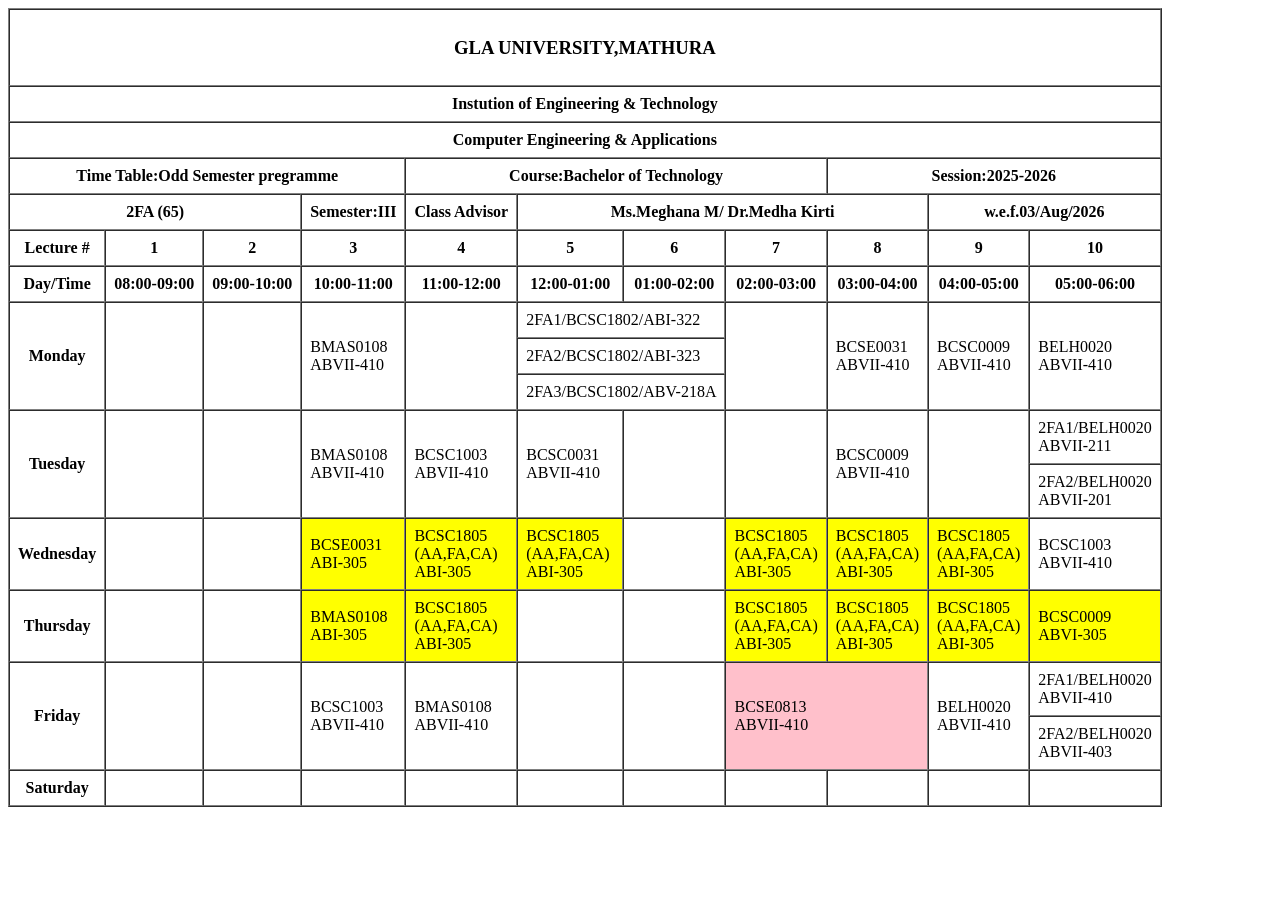
<file: Frontend_Practical/TASK-1/timetable/index.html>
<!DOCTYPE html>
<html lang="en">
<head>
    
    <title>Timetable</title>
</head>
<body>
    <table border="1"cellspacing="0" cellpadding="8">
        <tr>
            <th colspan="11"><h3>GLA UNIVERSITY,MATHURA</h3></th>
        </tr>
        <tr> 
            <th colspan="11">Instution of Engineering & Technology</th> 
        </tr>
    <tr>
        <th colspan="11">Computer Engineering & Applications</th>
    </tr>
    <tr>
        <th colspan="4">Time Table:Odd Semester pregramme</th>
        <th colspan="4">Course:Bachelor of Technology</th>
        <th colspan="4">Session:2025-2026</th>
    </tr>
    <tr>
        <th colspan="3">2FA (65)</th>
        <th>Semester:III</th>
        <th>Class Advisor</th>
        <th colspan="4">Ms.Meghana M/ Dr.Medha Kirti</th>
        <th colspan="2">w.e.f.03/Aug/2026</th>
    </tr>
    <tr>
        <th>Lecture #</th>
        <th>1</th>
        <th>2</th>
        <th>3</th>
        <th>4</th>
        <th>5</th>
        <th>6</th>
        <th>7</th>
        <th>8</th>
        <th>9</th>
        <th>10</th>
    </tr>
    <tr>
        <th>Day/Time</th>
        <th>08:00-09:00</th>
        <th>09:00-10:00</th>
        <th>10:00-11:00</th>
        <th>11:00-12:00</th>
        <th>12:00-01:00</th>
        <th>01:00-02:00</th>
        <th>02:00-03:00</th>
        <th>03:00-04:00</th>
        <th>04:00-05:00</th>
        <th>05:00-06:00</th>
    </tr>
    <tr>
        <th ROWspan="3">Monday</th>
        <td rowspan="3"></td>
        <td rowspan="3"></td>
        <td rowspan="3">BMAS0108<br>ABVII-410</td>
        <td rowspan="3"></td>
        <td colspan="2">2FA1/BCSC1802/ABI-322</td>
        <td ROWSPAN="3"></td>
        <td ROWSPAN="3"> BCSE0031<BR>ABVII-410</td>
        <td ROWSPAN="3">BCSC0009<BR>ABVII-410</td>
        <td ROWSPAN="3">BELH0020<BR>ABVII-410</td>
    </tr>
    <tr>
        <td colspan="2">2FA2/BCSC1802/ABI-323</td>
    </tr>
    <TR>
        <td colspan="2">2FA3/BCSC1802/ABV-218A</td>
    </TR>
    <TR>
        <TH rowspan="2">Tuesday</TH>
        <td rowspan="2"></td>
        <td rowspan="2"></td>
        <td rowspan="2">BMAS0108<BR>ABVII-410</td>
        <tD rowspan="2">BCSC1003<BR>ABVII-410</tD>
        <tD rowspan="2">BCSC0031<BR>ABVII-410</tD>
        <tD rowspan="2"></tD>
        <tD rowspan="2"></tD>
        <tD rowspan="2">BCSC0009<BR>ABVII-410</tD>
        <td rowspan="2"></td>
        <TD >2FA1/BELH0020<BR>ABVII-211</TD>
    </TR>
    <TR>
        <TD>2FA2/BELH0020<BR>ABVII-201</TD>
    </TR>
    <TR>
        <TH>Wednesday</TH>
        <td></td>
        <td></td>
        <td bgcolor="yellow">BCSE0031<BR>ABI-305</td>
        <td bgcolor="yellow">BCSC1805<BR>(AA,FA,CA)<BR>ABI-305</td>
        <td bgcolor="yellow">BCSC1805<BR>(AA,FA,CA)<BR>ABI-305</td>
        <td></td>
        <td bgcolor="yellow">BCSC1805<BR>(AA,FA,CA)<BR>ABI-305</td>
        <td bgcolor="yellow">BCSC1805<BR>(AA,FA,CA)<BR>ABI-305</td>
        <td bgcolor="yellow">BCSC1805<BR>(AA,FA,CA)<BR>ABI-305</td>
        <td>BCSC1003<BR>ABVII-410</td>
    </TR>
    <TR>
        <TH>Thursday</TH>
        <td></td>
        <td></td>
        <td bgcolor="yellow">BMAS0108<BR>ABI-305</td>
        <td bgcolor="yellow">BCSC1805<BR>(AA,FA,CA)<BR>ABI-305</td>
        <td></td>
        <td></td>
        <td bgcolor="yellow">BCSC1805<BR>(AA,FA,CA)<BR>ABI-305</td>
        <td bgcolor="yellow">BCSC1805<BR>(AA,FA,CA)<BR>ABI-305</td>
        <td bgcolor="yellow">BCSC1805<BR>(AA,FA,CA)<BR>ABI-305</td>
        <td bgcolor="yellow">BCSC0009<BR>ABVI-305</td>
    </TR>
     <TR>
        <TH ROWSPAN="2">Friday</TH>
        <td ROWSPAN="2"></td>
        <td ROWSPAN="2"></td>
        <td ROWSPAN="2">BCSC1003<BR>ABVII-410</td>
        <td ROWSPAN="2">BMAS0108<BR>ABVII-410</td>
        <td ROWSPAN="2"></td>
        <td ROWSPAN="2"></td>
        <td COLSPAN="2"; ROWSPAN="2" bgcolor="pink">BCSE0813<BR>ABVII-410</td>
        <td ROWSPAN="2">BELH0020<BR>ABVII-410</td>
        <td>2FA1/BELH0020<BR>ABVII-410</td>
    </TR>
    <TR>
        <TD>2FA2/BELH0020<BR>ABVII-403</TD>
    </TR>
    <TR>
        <TH>Saturday</TH>
        <td></td>
        <td></td>
        <td></td>
        <td></td>
        <td></td>
        <td></td>
        <td></td>
        <td></td>
        <td></td>
        <td></td>
    </TR>
    </table>
</body>
</html>
</file>
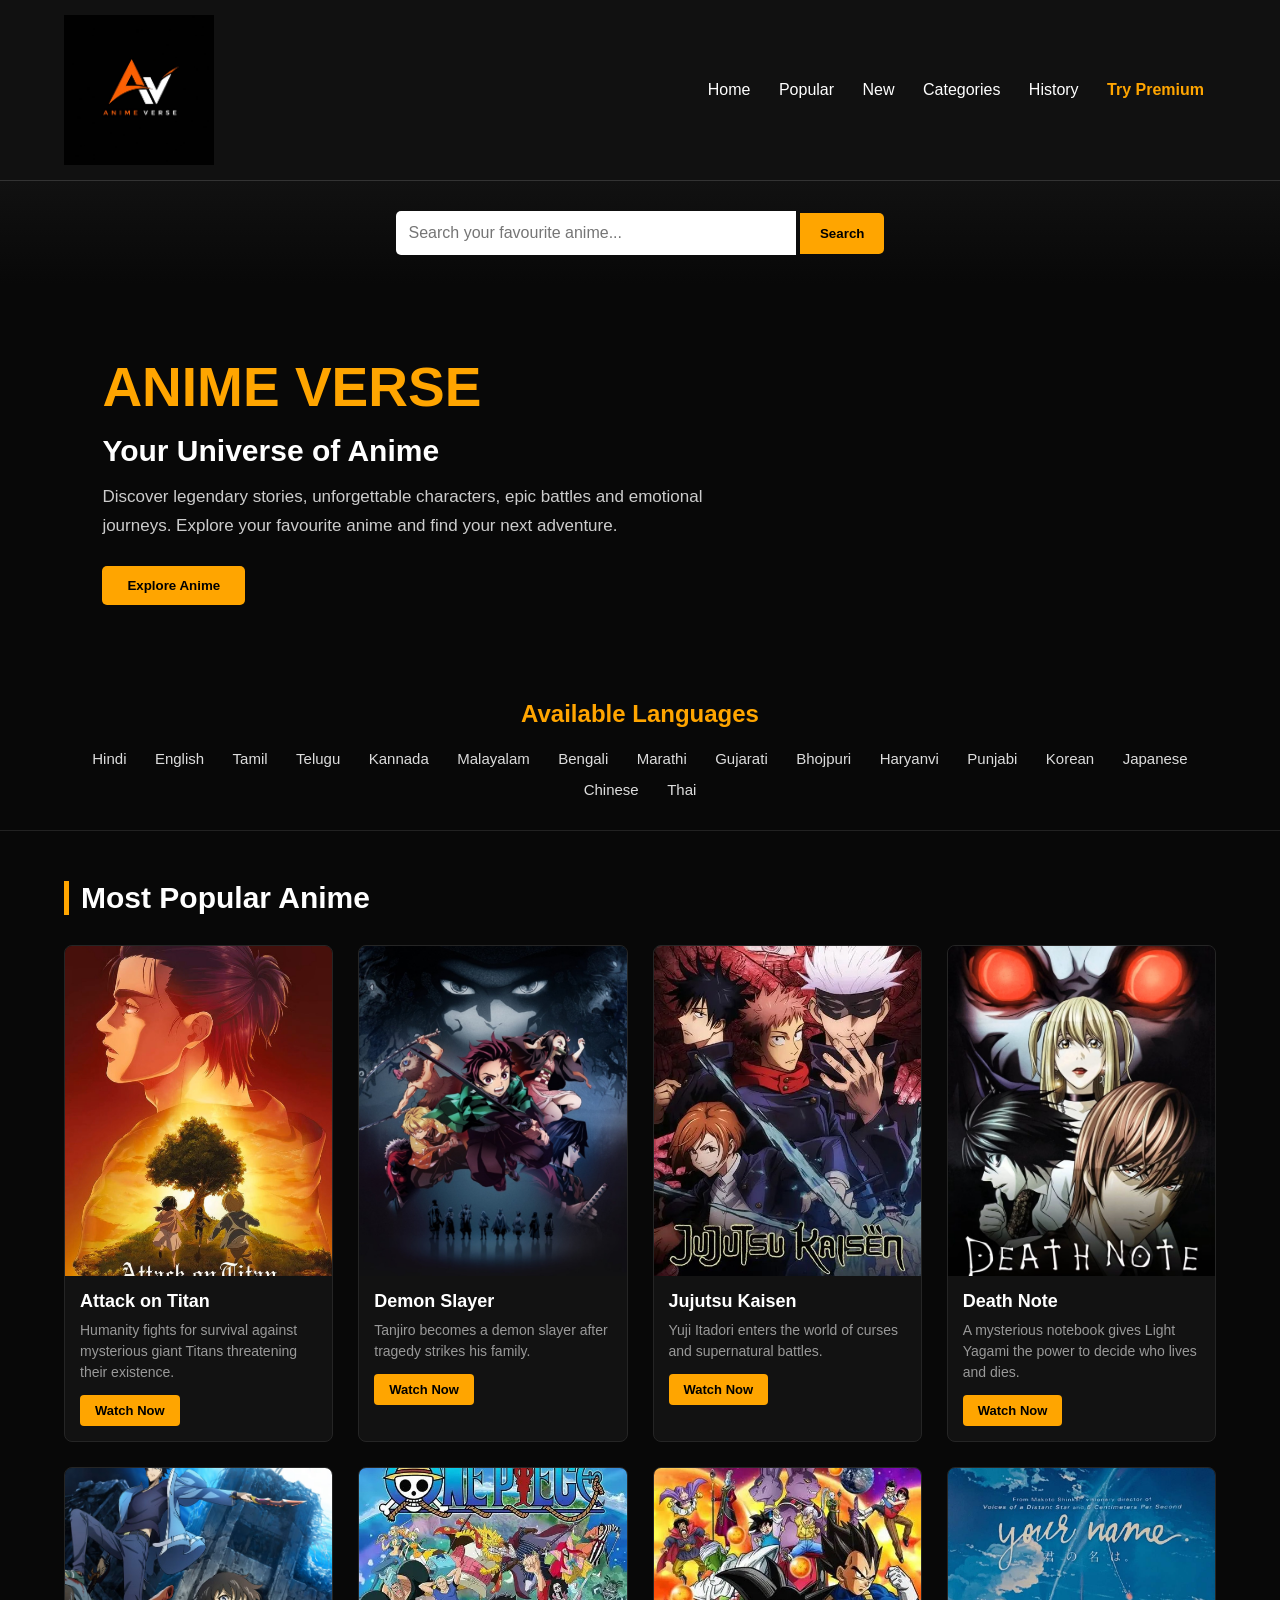
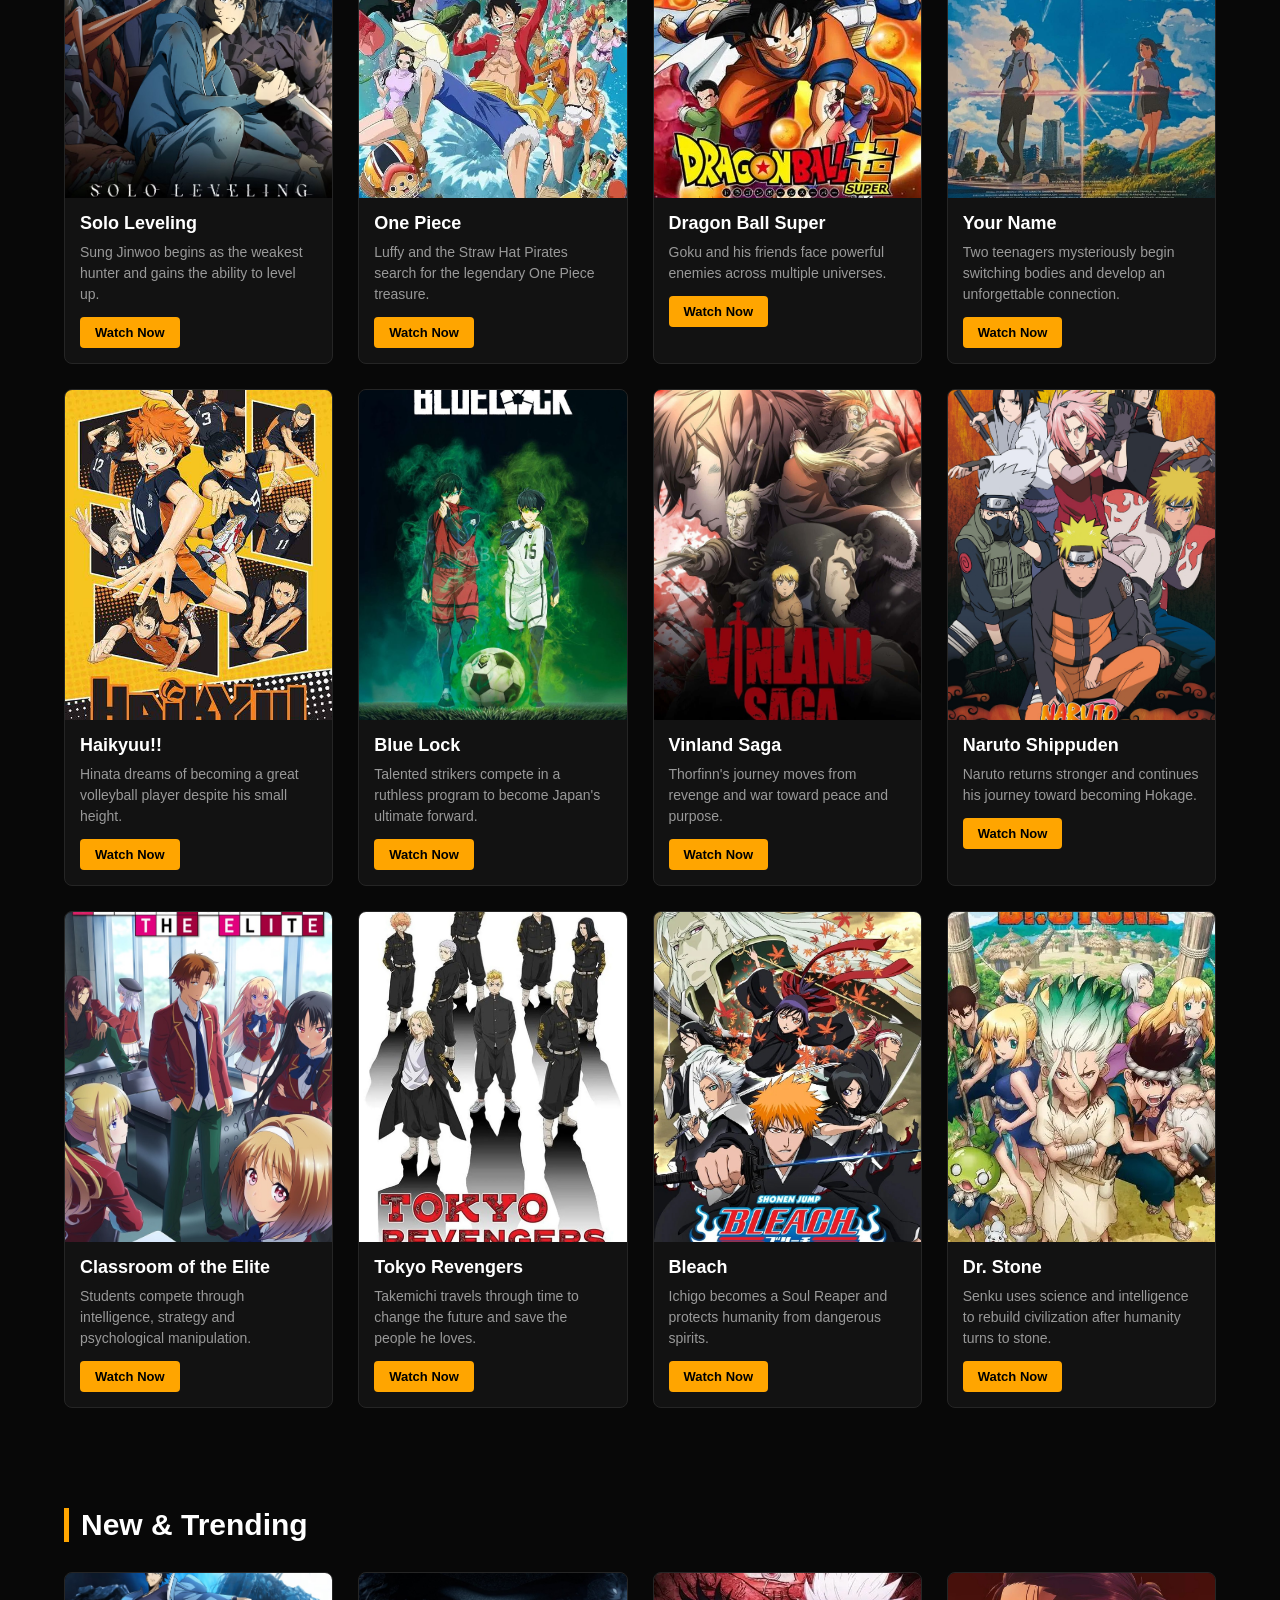
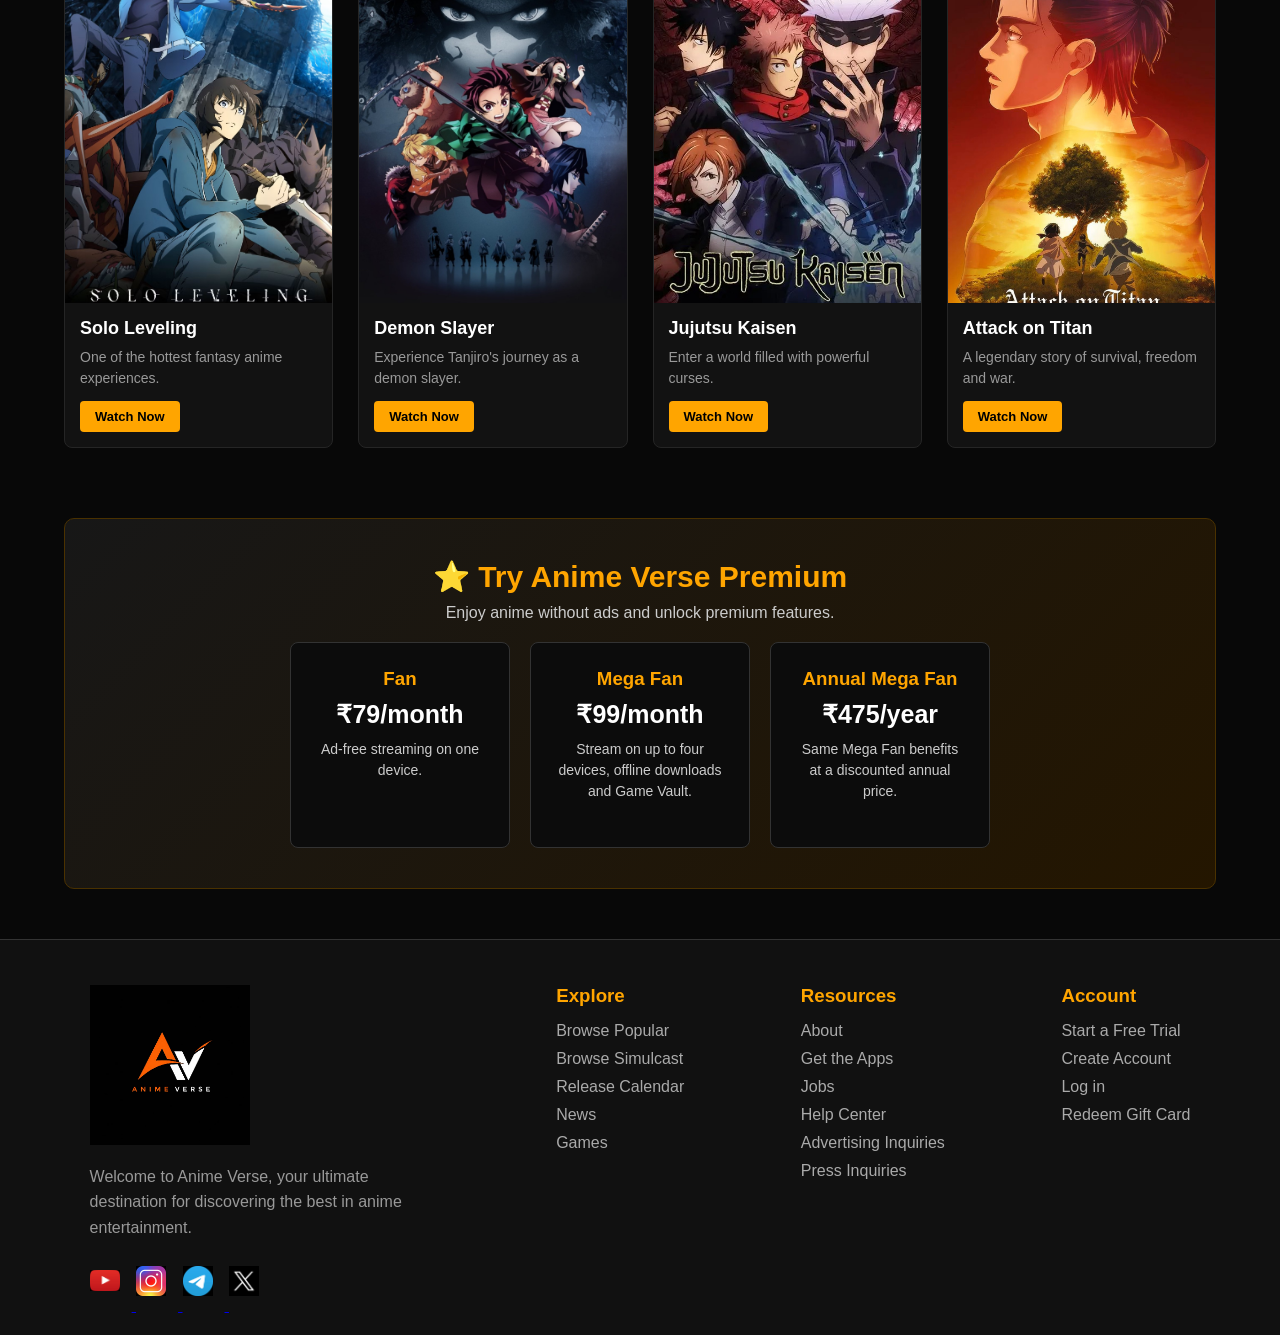
<file: Frontend_Practical/TASK-1/personal-portfolio/anime-verse/index.html>
<!DOCTYPE html>
<html lang="en">
<head>
    <meta charset="UTF-8">
    <meta name="viewport" content="width=device-width, initial-scale=1.0">

    <title>Anime Verse</title>

    <style>
        * {
            box-sizing: border-box;
            margin: 0;
            padding: 0;
        }

        body {
            background-color: #080808;
            color: white;
            font-family: Arial, sans-serif;
        }

        /* HEADER */

        header {
            background-color: #111;
            border-bottom: 1px solid #333;
            padding: 15px 5%;
            display: flex;
            align-items: center;
            justify-content: space-between;
            position: sticky;
            top: 0;
            z-index: 100;
        }

        .logo {
            width: 150px;
            height: auto;
        }

        nav a {
            color: white;
            text-decoration: none;
            margin: 0 12px;
            font-size: 16px;
        }

        nav a:hover {
            color: orange;
        }

        .premium {
            color: orange;
            font-weight: bold;
        }

        /* SEARCH */

        .search-box {
            text-align: center;
            padding: 30px 10px;
            background: linear-gradient(180deg, #111, #080808);
        }

        .search-box input {
            width: 400px;
            max-width: 80%;
            padding: 13px;
            border: none;
            border-radius: 5px 0 0 5px;
            font-size: 16px;
            outline: none;
        }

        .search-box button {
            padding: 13px 20px;
            border: none;
            background-color: orange;
            color: black;
            font-weight: bold;
            cursor: pointer;
            border-radius: 0 5px 5px 0;
        }

        .search-box button:hover {
            background-color: #ffb733;
        }

        /* HERO */

        .hero {
            min-height: 380px;
            padding: 70px 8%;
            display: flex;
            align-items: center;

            background:
                linear-gradient(
                    90deg,
                    #080808 20%,
                    rgba(8,8,8,0.85),
                    rgba(8,8,8,0.3)
                ),
                url("https://static0.gamerantimages.com/wordpress/wp-content/uploads/2023/09/attack-on-titan.jpg");

            background-size: cover;
            background-position: center;
        }

        .hero-content {
            max-width: 650px;
        }

        .hero h1 {
            font-size: 55px;
            color: orange;
            margin-bottom: 15px;
        }

        .hero h2 {
            font-size: 30px;
            margin-bottom: 15px;
        }

        .hero p {
            color: #ccc;
            line-height: 1.7;
            font-size: 17px;
        }

        .hero button {
            margin-top: 25px;
            padding: 12px 25px;
            background-color: orange;
            border: none;
            border-radius: 5px;
            font-weight: bold;
            cursor: pointer;
        }

        .hero button:hover {
            background-color: white;
        }

        /* LANGUAGE MENU */

        .languages {
            text-align: center;
            padding: 25px 5%;
            border-bottom: 1px solid #222;
        }

        .languages h2 {
            margin-bottom: 15px;
            color: orange;
        }

        .languages a {
            display: inline-block;
            color: #ddd;
            text-decoration: none;
            margin: 7px 12px;
            font-size: 15px;
        }

        .languages a:hover {
            color: orange;
        }

        /* SECTION */

        .section {
            padding: 50px 5%;
        }

        .section-title {
            font-size: 30px;
            margin-bottom: 30px;
            border-left: 5px solid orange;
            padding-left: 12px;
        }

        /* ANIME GRID */

        .anime-grid {
            display: grid;
            grid-template-columns: repeat(4, 1fr);
            gap: 25px;
        }

        .anime-card {
            background-color: #121212;
            border-radius: 8px;
            overflow: hidden;
            border: 1px solid #252525;
            transition: 0.3s;
        }

        .anime-card:hover {
            transform: translateY(-8px);
            border-color: orange;
            box-shadow: 0 10px 30px rgba(255,165,0,0.15);
        }

        .anime-card img {
            width: 100%;
            height: 330px;
            object-fit: cover;
            display: block;
        }

        .anime-info {
            padding: 15px;
        }

        .anime-info h3 {
            color: white;
            font-size: 18px;
            margin-bottom: 8px;
        }

        .anime-info p {
            color: #999;
            font-size: 14px;
            line-height: 1.5;
        }

        .watch {
            display: inline-block;
            margin-top: 12px;
            padding: 8px 15px;
            background-color: orange;
            color: black;
            text-decoration: none;
            font-size: 13px;
            font-weight: bold;
            border-radius: 4px;
        }

        .watch:hover {
            background-color: white;
        }

        /* PREMIUM */

        .premium-section {
            margin: 20px 5% 50px;
            padding: 40px;
            text-align: center;
            background: linear-gradient(135deg, #171717, #241600);
            border: 1px solid #4a3100;
            border-radius: 10px;
        }

        .premium-section h2 {
            color: orange;
            font-size: 30px;
            margin-bottom: 10px;
        }

        .premium-section p {
            color: #ccc;
            margin-bottom: 20px;
        }

        .plans {
            display: flex;
            justify-content: center;
            gap: 20px;
            flex-wrap: wrap;
        }

        .plan {
            width: 220px;
            padding: 25px;
            background-color: #0c0c0c;
            border: 1px solid #333;
            border-radius: 8px;
        }

        .plan h3 {
            color: orange;
            margin-bottom: 10px;
        }

        .price {
            font-size: 25px;
            font-weight: bold;
            margin-bottom: 10px;
        }

        .plan p {
            font-size: 14px;
            line-height: 1.5;
        }

        /* FOOTER */

        footer {
            background-color: #111;
            padding: 45px 7% 20px;
            border-top: 1px solid #333;
        }

        .footer-top {
            display: flex;
            justify-content: space-between;
            gap: 40px;
            flex-wrap: wrap;
        }

        .footer-about {
            max-width: 350px;
        }

        .footer-about img {
            width: 160px;
            margin-bottom: 15px;
        }

        .footer-about p {
            color: #999;
            line-height: 1.6;
        }

        .footer-column h3 {
            color: orange;
            margin-bottom: 15px;
        }

        .footer-column a {
            display: block;
            color: #aaa;
            text-decoration: none;
            margin-bottom: 10px;
        }

        .footer-column a:hover {
            color: orange;
        }

        .social {
            margin-top: 25px;
        }

        .social img {
            width: 30px;
            height: 30px;
            object-fit: contain;
            margin-right: 12px;
        }

        .copyright {
            text-align: center;
            color: #666;
            margin-top: 35px;
            padding-top: 20px;
            border-top: 1px solid #222;
        }

        /* MOBILE */

        @media (max-width: 1000px) {
            .anime-grid {
                grid-template-columns: repeat(3, 1fr);
            }
        }

        @media (max-width: 750px) {

            header {
                flex-direction: column;
                gap: 15px;
            }

            nav {
                text-align: center;
            }

            .hero h1 {
                font-size: 40px;
            }

            .anime-grid {
                grid-template-columns: repeat(2, 1fr);
            }
        }

        @media (max-width: 500px) {

            .anime-grid {
                grid-template-columns: 1fr;
            }

            .hero {
                padding: 50px 7%;
            }

            .hero h1 {
                font-size: 35px;
            }

            .anime-card img {
                height: 400px;
            }

            .search-box input {
                width: 65%;
            }
        }
    </style>
</head>


<body>

    <!-- HEADER -->

    <header>

        <!-- Change this image path if your logo is somewhere else -->
        <img
            class="logo"
            src="images/AVLOGO.jpeg"
            alt="Anime Verse Logo"
        >

        <nav>
            <a href="#home">Home</a>
            <a href="#popular">Popular</a>
            <a href="#new">New</a>
            <a href="#categories">Categories</a>
            <a href="#history">History</a>
            <a href="#premium" class="premium">Try Premium</a>
        </nav>

    </header>


    <!-- SEARCH -->

    <div class="search-box">

        <form>

            <input
                type="text"
                placeholder="Search your favourite anime..."
            >

            <button type="submit">
                Search
            </button>

        </form>

    </div>


    <!-- HERO -->

    <section class="hero" id="home">

        <div class="hero-content">

            <h1>ANIME VERSE</h1>

            <h2>Your Universe of Anime</h2>

            <p>
                Discover legendary stories, unforgettable characters,
                epic battles and emotional journeys. Explore your favourite
                anime and find your next adventure.
            </p>

            <button>
                Explore Anime
            </button>

        </div>

    </section>


    <!-- LANGUAGES -->

    <section class="languages" id="categories">

        <h2>Available Languages</h2>

        <a href="#">Hindi</a>
        <a href="#">English</a>
        <a href="#">Tamil</a>
        <a href="#">Telugu</a>
        <a href="#">Kannada</a>
        <a href="#">Malayalam</a>
        <a href="#">Bengali</a>
        <a href="#">Marathi</a>
        <a href="#">Gujarati</a>
        <a href="#">Bhojpuri</a>
        <a href="#">Haryanvi</a>
        <a href="#">Punjabi</a>
        <a href="#">Korean</a>
        <a href="#">Japanese</a>
        <a href="#">Chinese</a>
        <a href="#">Thai</a>

    </section>


    <!-- MOST POPULAR -->

    <section class="section" id="popular">

        <h2 class="section-title">
            Most Popular Anime
        </h2>

        <div class="anime-grid">


            <!-- ATTACK ON TITAN -->

            <div class="anime-card">

                <img
                    src="images/AOT.jpg"
                    alt="Attack on Titan"
                >

                <div class="anime-info">

                    <h3>Attack on Titan</h3>

                    <p>
                        Humanity fights for survival against mysterious
                        giant Titans threatening their existence.
                    </p>

                    <a href="#" class="watch">
                        Watch Now
                    </a>

                </div>

            </div>


            <!-- DEMON SLAYER -->

            <div class="anime-card">

                <img
                    src="images/demonslayer.jpg"
                    alt="Demon Slayer"
                >

                <div class="anime-info">

                    <h3>Demon Slayer</h3>

                    <p>
                        Tanjiro becomes a demon slayer after tragedy
                        strikes his family.
                    </p>

                    <a href="#" class="watch">
                        Watch Now
                    </a>

                </div>

            </div>


            <!-- JUJUTSU KAISEN -->

            <div class="anime-card">

                <img
                    src="images/jjk.jpg"
                    alt="Jujutsu Kaisen"
                >

                <div class="anime-info">

                    <h3>Jujutsu Kaisen</h3>

                    <p>
                        Yuji Itadori enters the world of curses and
                        supernatural battles.
                    </p>

                    <a href="#" class="watch">
                        Watch Now
                    </a>

                </div>

            </div>


            <!-- DEATH NOTE -->

            <div class="anime-card">

                <img
                    src="images/death-note.jpg"
                    alt="Death Note"
                >

                <div class="anime-info">

                    <h3>Death Note</h3>

                    <p>
                        A mysterious notebook gives Light Yagami the
                        power to decide who lives and dies.
                    </p>

                    <a href="#" class="watch">
                        Watch Now
                    </a>

                </div>

            </div>


            <!-- SOLO LEVELING -->

            <div class="anime-card">

                <img
                    src="images/solo-leveling.jpg"
                    alt="Solo Leveling"
                >

                <div class="anime-info">

                    <h3>Solo Leveling</h3>

                    <p>
                        Sung Jinwoo begins as the weakest hunter and
                        gains the ability to level up.
                    </p>

                    <a href="#" class="watch">
                        Watch Now
                    </a>

                </div>

            </div>


            <!-- ONE PIECE -->

            <div class="anime-card">

                <img
                    src="images/one-piece.jpg"
                    alt="One Piece"
                >

                <div class="anime-info">

                    <h3>One Piece</h3>

                    <p>
                        Luffy and the Straw Hat Pirates search for the
                        legendary One Piece treasure.
                    </p>

                    <a href="#" class="watch">
                        Watch Now
                    </a>

                </div>

            </div>


            <!-- DRAGON BALL -->

            <div class="anime-card">

                <img
                    src="images/dragon-ball.jpg"
                    alt="Dragon Ball Super"
                >

                <div class="anime-info">

                    <h3>Dragon Ball Super</h3>

                    <p>
                        Goku and his friends face powerful enemies
                        across multiple universes.
                    </p>

                    <a href="#" class="watch">
                        Watch Now
                    </a>

                </div>

            </div>


            <!-- YOUR NAME -->

            <div class="anime-card">

                <img
                    src="images/your-name.jpg"
                    alt="Your Name"
                >

                <div class="anime-info">

                    <h3>Your Name</h3>

                    <p>
                        Two teenagers mysteriously begin switching
                        bodies and develop an unforgettable connection.
                    </p>

                    <a href="#" class="watch">
                        Watch Now
                    </a>

                </div>

            </div>


            <!-- HAIKYUU -->

            <div class="anime-card">

                <img
                    src="images/haikyuu.jpg"
                    alt="Haikyuu"
                >

                <div class="anime-info">

                    <h3>Haikyuu!!</h3>

                    <p>
                        Hinata dreams of becoming a great volleyball
                        player despite his small height.
                    </p>

                    <a href="#" class="watch">
                        Watch Now
                    </a>

                </div>

            </div>


            <!-- BLUE LOCK -->

            <div class="anime-card">

                <img
                    src="images/blue-lock.jpg"
                    alt="Blue Lock"
                >

                <div class="anime-info">

                    <h3>Blue Lock</h3>

                    <p>
                        Talented strikers compete in a ruthless program
                        to become Japan's ultimate forward.
                    </p>

                    <a href="#" class="watch">
                        Watch Now
                    </a>

                </div>

            </div>


            <!-- VINLAND SAGA -->

            <div class="anime-card">

                <img  src="images/vinland-saga.jpg"
                    alt="Vinland Saga"
                
                >

                <div class="anime-info">

                    <h3>Vinland Saga</h3>

                    <p>
                        Thorfinn's journey moves from revenge and war
                        toward peace and purpose.
                    </p>

                    <a href="#" class="watch">
                        Watch Now
                    </a>

                </div>

            </div>


            <!-- NARUTO -->

            <div class="anime-card">

                <img
                    src="images/naruto.jpg"
                    alt="Naruto Shippuden"
                >

                <div class="anime-info">

                    <h3>Naruto Shippuden</h3>

                    <p>
                        Naruto returns stronger and continues his
                        journey toward becoming Hokage.
                    </p>

                    <a href="#" class="watch">
                        Watch Now
                    </a>

                </div>

            </div>


            <!-- CLASSROOM OF ELITE -->

            <div class="anime-card">

                <img
                    src="images/COTE.jpg"
                    alt="Classroom of the Elite"
                >

                <div class="anime-info">

                    <h3>Classroom of the Elite</h3>

                    <p>
                        Students compete through intelligence,
                        strategy and psychological manipulation.
                    </p>

                    <a href="#" class="watch">
                        Watch Now
                    </a>

                </div>

            </div>


            <!-- TOKYO REVENGERS -->

            <div class="anime-card">

                <img
                    src="images/tokyo-revengers.jpg"
                    alt="Tokyo Revengers"
                >

                <div class="anime-info">

                    <h3>Tokyo Revengers</h3>

                    <p>
                        Takemichi travels through time to change the
                        future and save the people he loves.
                    </p>

                    <a href="#" class="watch">
                        Watch Now
                    </a>

                </div>

            </div>


            <!-- BLEACH -->

            <div class="anime-card">

                <img
                    src="images/bleach.jpg"
                    alt="Bleach"
                >

                <div class="anime-info">

                    <h3>Bleach</h3>

                    <p>
                        Ichigo becomes a Soul Reaper and protects
                        humanity from dangerous spirits.
                    </p>

                    <a href="#" class="watch">
                        Watch Now
                    </a>

                </div>

            </div>


            <!-- DR STONE -->

            <div class="anime-card">

                <img
                    src="images/dr.stone.jpg"
                    alt="Dr Stone"
                >

                <div class="anime-info">

                    <h3>Dr. Stone</h3>

                    <p>
                        Senku uses science and intelligence to rebuild
                        civilization after humanity turns to stone.
                    </p>

                    <a href="#" class="watch">
                        Watch Now
                    </a>

                </div>

            </div>

        </div>

    </section>


    <!-- NEW ANIME -->

    <section class="section" id="new">

        <h2 class="section-title">
            New & Trending
        </h2>

        <div class="anime-grid">

            <div class="anime-card">

                <img
                    src="images/solo-leveling.jpg"
                    alt="Solo Leveling"
                >

                <div class="anime-info">

                    <h3>Solo Leveling</h3>

                    <p>
                        One of the hottest fantasy anime experiences.
                    </p>

                    <a href="#" class="watch">
                        Watch Now
                    </a>

                </div>

            </div>


            <div class="anime-card">

                <img
                    src="images/demonslayer.jpg"
                    alt="Demon Slayer"
                >

                <div class="anime-info">

                    <h3>Demon Slayer</h3>

                    <p>
                        Experience Tanjiro's journey as a demon slayer.
                    </p>

                    <a href="#" class="watch">
                        Watch Now
                    </a>

                </div>

            </div>


            <div class="anime-card">

                <img
                    src="images/jjk.jpg"
                    alt="Jujutsu Kaisen"
                >

                <div class="anime-info">

                    <h3>Jujutsu Kaisen</h3>

                    <p>
                        Enter a world filled with powerful curses.
                    </p>

                    <a href="#" class="watch">
                        Watch Now
                    </a>

                </div>

            </div>


            <div class="anime-card">

                <img
                    src="images/AOT.jpg"
                    alt="Attack on Titan"
                >

                <div class="anime-info">

                    <h3>Attack on Titan</h3>

                    <p>
                        A legendary story of survival, freedom and war.
                    </p>

                    <a href="#" class="watch">
                        Watch Now
                    </a>

                </div>

            </div>

        </div>

    </section>


    <!-- PREMIUM -->

    <section class="premium-section" id="premium">

        <h2>⭐ Try Anime Verse Premium</h2>

        <p>
            Enjoy anime without ads and unlock premium features.
        </p>

        <div class="plans">

            <div class="plan">

                <h3>Fan</h3>

                <div class="price">₹79/month</div>

                <p>
                    Ad-free streaming on one device.
                </p>

            </div>


            <div class="plan">

                <h3>Mega Fan</h3>

                <div class="price">₹99/month</div>

                <p>
                    Stream on up to four devices,
                    offline downloads and Game Vault.
                </p>

            </div>


            <div class="plan">

                <h3>Annual Mega Fan</h3>

                <div class="price">₹475/year</div>

                <p>
                    Same Mega Fan benefits at a discounted
                    annual price.
                </p>

            </div>

        </div>

    </section>


    <!-- FOOTER -->

    <footer>

        <div class="footer-top">


            <div class="footer-about">

                <img
                    src="images/AVLOGO.jpeg"
                    alt="Anime Verse"
                >

                <p>
                    Welcome to Anime Verse, your ultimate destination
                    for discovering the best in anime entertainment.
                </p>


                <div class="social">

                    <a href="#">
                        <img
                            src="images/youtube-pic.jpg"
                            alt="YouTube"
                        >
                    </a>

                    <a href="#">
                        <img
                            src="images/insta-logo.jpg"
                            alt="Instagram"
                        >
                    </a>

                    <a href="#">
                        <img
                            src="images/telegram-logo.jpg"
                            alt="Telegram"
                        >
                    </a>

                    <a href="#">
                        <img
                            src="images/x-logo.jpg"
                            alt="X"
                        >
                    </a>

                </div>

            </div>


            <div class="footer-column">

                <h3>Explore</h3>

                <a href="#popular">Browse Popular</a>
                <a href="#new">Browse Simulcast</a>
                <a href="#">Release Calendar</a>
                <a href="#">News</a>
                <a href="#">Games</a>

            </div>


            <div class="footer-column">

                <h3>Resources</h3>

                <a href="#">About</a>
                <a href="#">Get the Apps</a>
                <a href="#">Jobs</a>
                <a href="#">Help Center</a>
                <a href="#">Advertising Inquiries</a>
                <a href="#">Press Inquiries</a>

            </div>


            <div class="footer-column">

                <h3>Account</h3>

                <a href="#">Start a Free Trial</a>
                <a href="#">Create Account</a>
                <a href="#">Log in</a>
                <a href="#">Redeem Gift Card</a>

            </div>

        </div>


        
    </footer>

</body>
</html>
</file>
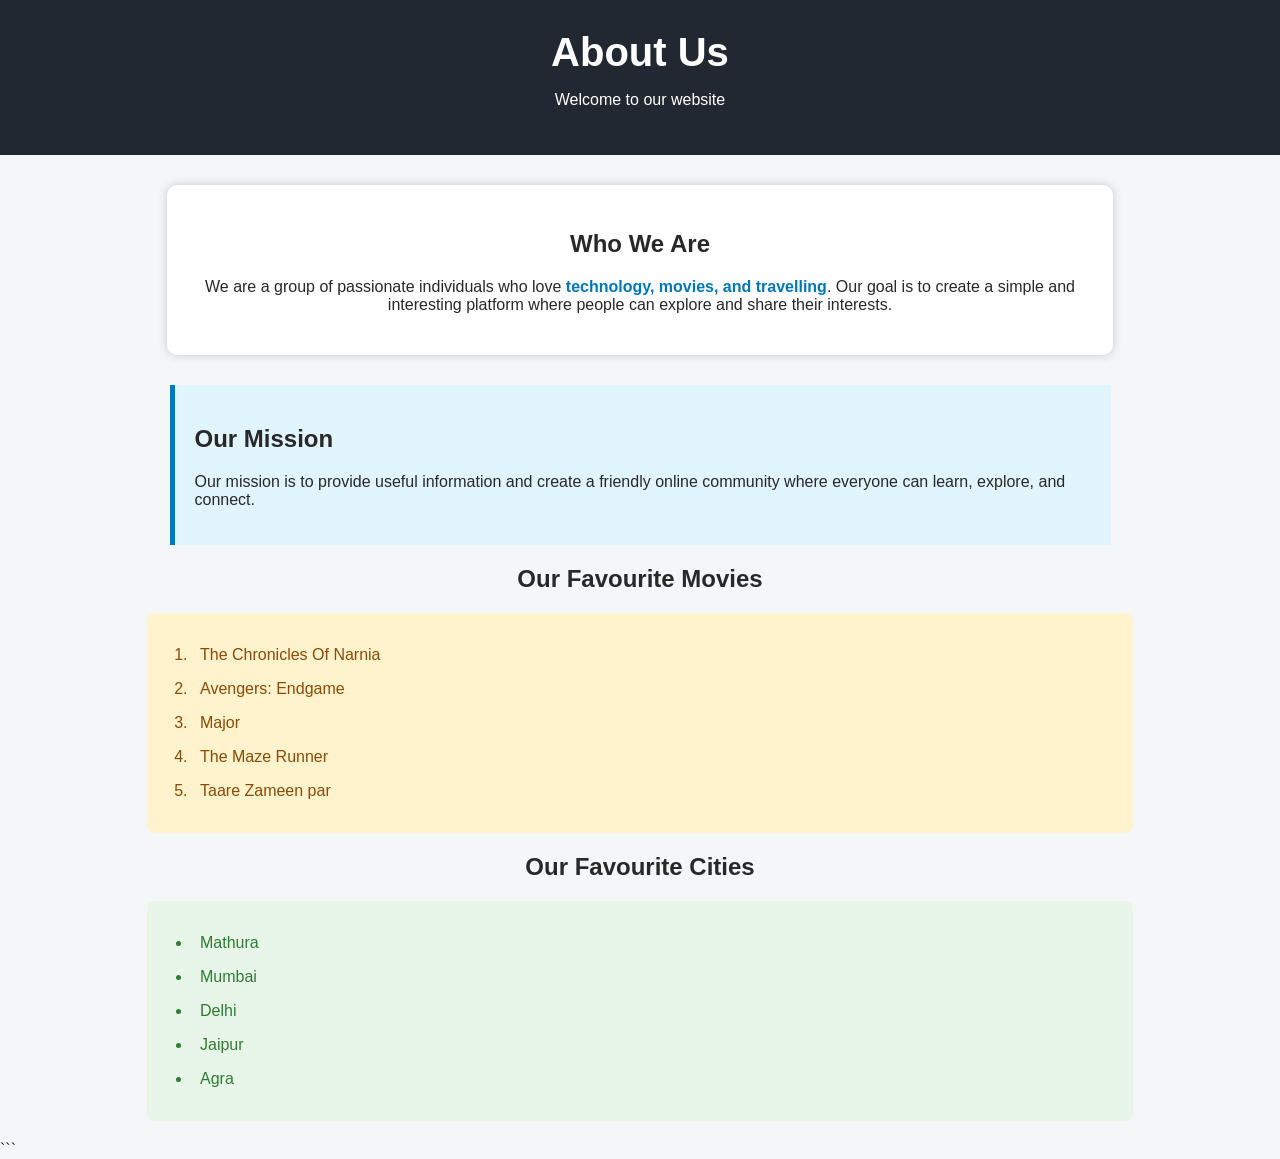
<file: TASK-2/about.html>
<!DOCTYPE html>
<html lang="en">
<head>
    <meta charset="UTF-8">
    <meta name="viewport" content="width=device-width, initial-scale=1.0">
    <title>About Us</title>

    <style>
        /* Element Selector */
        body {
            font-family: Arial, sans-serif;
            background-color: #f4f6f8;
            margin: 0;
            padding: 0;
            color: rgb(40, 40, 40);
        }

        /* ID Selector */
        #header {
            background-color: #222831;
            color: #ffffff;
            text-align: center;
            padding: 30px;
        }

        /* Element Selector */
        h1 {
            font-size: 40px;
            margin: 0;
        }

        /* Class Selector */
        .intro {
            background-color: #ffffff;
            width: 70%;
            margin: 30px auto;
            padding: 25px;
            border-radius: 10px;
            box-shadow: 0 0 10px rgb(200, 200, 200);
            text-align: center;
        }

        /* Class Selector */
        .highlight {
            color: #0077b6;
            font-weight: bold;
        }

        /* ID Selector */
        #mission {
            background-color: rgb(225, 245, 254);
            padding: 20px;
            margin: 20px auto;
            width: 70%;
            border-left: 5px solid #0077b6;
        }

        /* Ordered List - Movies */
        .movies {
            width: 70%;
            margin: 20px auto;
            background-color: #fff3cd;
            padding: 25px 45px;
            border-radius: 8px;
        }

        .movies li {
            padding: 8px;
            color: #8a4b08;
        }

        /* Unordered List - Cities */
        .cities {
            width: 70%;
            margin: 20px auto;
            background-color: rgb(232, 245, 233);
            padding: 25px 45px;
            border-radius: 8px;
        }

        .cities li {
            padding: 8px;
            color: #2e7d32;
        }

        /* Pseudo-class Selector */
        li:hover {
            background-color: #eeeeee;
            cursor: pointer;
        }

        /* Pseudo-class Selector */
        a {
            color: #0077b6;
            text-decoration: none;
        }

        a:hover {
            color: #e63946;
            text-decoration: underline;
        }

           </style>
</head>

<body>

    <header id="header">
        <h1>About Us</h1>
        <p>Welcome to our website</p>
    </header>

    <section class="intro">
        <h2>Who We Are</h2>

        <p>
            We are a group of passionate individuals who love
            <span class="highlight">technology, movies, and travelling</span>.
            Our goal is to create a simple and interesting platform
            where people can explore and share their interests.
        </p>
    </section>

    <section id="mission">
        <h2>Our Mission</h2>

        <p>
            Our mission is to provide useful information and create
            a friendly online community where everyone can learn,
            explore, and connect.
        </p>
    </section>

    <section>
        <h2 style="text-align:center;">Our Favourite Movies</h2>

        <ol class="movies">
            <li>The Chronicles Of Narnia</li>
            <li>Avengers: Endgame</li>
            <li>Major</li>
            <li>The Maze Runner</li>
            <li>Taare Zameen par</li>
        </ol>
    </section>

    <section>
        <h2 style="text-align:center;">Our Favourite Cities</h2>

        <ul class="cities">
            <li>Mathura</li>
            <li>Mumbai</li>
            <li>Delhi</li>
            <li>Jaipur</li>
            <li>Agra</li>
        </ul>
    </section>

   
</body>
</html>
```
</file>
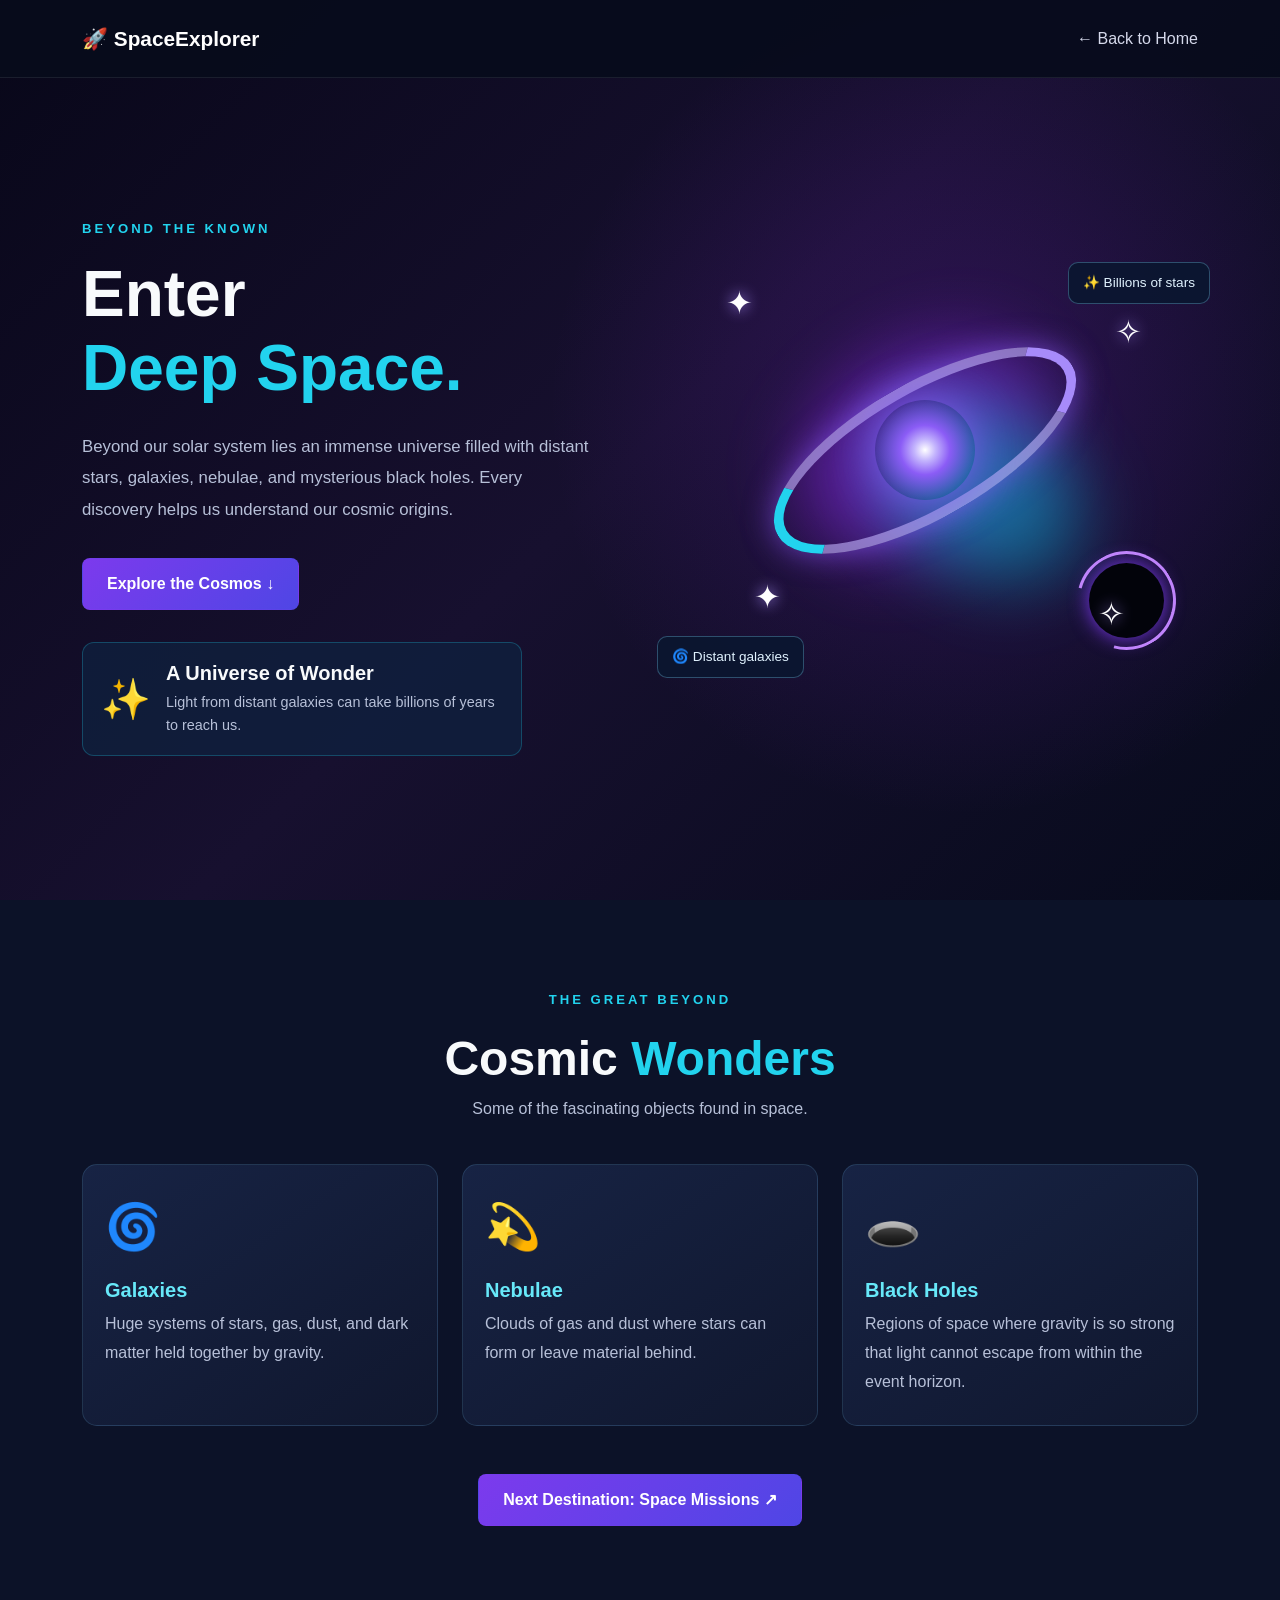
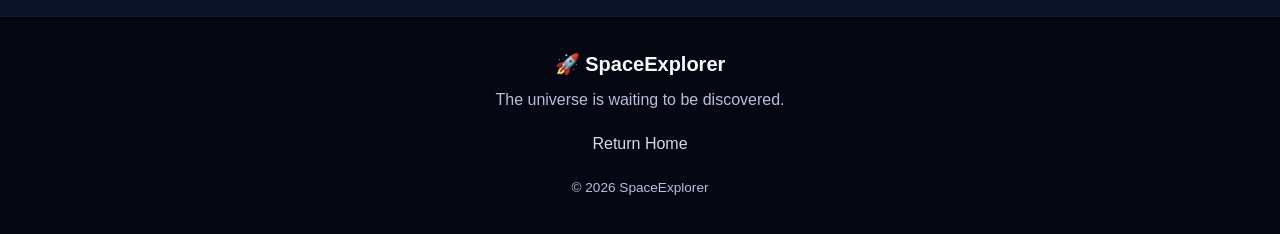
<file: TASK-4/deep-space.html>
<!DOCTYPE html>
<html lang="en">
<head>
    <meta charset="UTF-8">
    <meta name="viewport" content="width=device-width, initial-scale=1.0">
    <title>Deep Space | SpaceExplorer</title>

    <link href="https://cdn.jsdelivr.net/npm/bootstrap@5.3.3/dist/css/bootstrap.min.css"
          rel="stylesheet">
    <link rel="stylesheet" href="style.css">
</head>
<body>

    <nav class="navbar navbar-dark">
        <div class="container nav-container">
            <a class="navbar-brand fw-bold" href="index.html">🚀 SpaceExplorer</a>
            <a href="index.html" class="back-link">← Back to Home</a>
        </div>
    </nav>

    <section class="detail-hero deep-page">
        <div class="container">
            <div class="row align-items-center min-vh-100">

                <div class="col-lg-6 detail-text">
                    <p class="tagline">BEYOND THE KNOWN</p>
                    <h1>Enter <span>Deep Space.</span></h1>

                    <p class="description">
                        Beyond our solar system lies an immense universe
                        filled with distant stars, galaxies, nebulae,
                        and mysterious black holes. Every discovery helps
                        us understand our cosmic origins.
                    </p>

                    <a href="#cosmic-facts" class="btn primary-btn mt-3">
                        Explore the Cosmos ↓
                    </a>

                    <div class="info-note">
                        <span>✨</span>
                        <div>
                            <h5>A Universe of Wonder</h5>
                            <p>Light from distant galaxies can take billions of years to reach us.</p>
                        </div>
                    </div>
                </div>

                <div class="col-lg-6 detail-visual galaxy-visual">
                    <div class="nebula nebula-one"></div>
                    <div class="nebula nebula-two"></div>
                    <div class="galaxy-ring"></div>
                    <div class="galaxy-core"></div>
                    <div class="galaxy-star star-one">✦</div>
                    <div class="galaxy-star star-two">✧</div>
                    <div class="galaxy-star star-three">✦</div>
                    <div class="galaxy-star star-four">✧</div>
                    <div class="black-hole">
                        <div class="black-hole-ring"></div>
                    </div>
                    <div class="floating-label galaxy-label-a">✨ Billions of stars</div>
                    <div class="floating-label galaxy-label-b">🌀 Distant galaxies</div>
                </div>

            </div>
        </div>
    </section>

    <section class="facts-section section-padding" id="cosmic-facts">
        <div class="container">
            <div class="text-center section-heading">
                <p class="tagline">THE GREAT BEYOND</p>
                <h2>Cosmic <span>Wonders</span></h2>
                <p>Some of the fascinating objects found in space.</p>
            </div>

            <div class="row g-4 mt-3">
                <div class="col-md-6 col-lg-4">
                    <article class="fact-card">
                        <div class="fact-icon">🌀</div>
                        <h3>Galaxies</h3>
                        <p>Huge systems of stars, gas, dust, and dark matter held together by gravity.</p>
                    </article>
                </div>

                <div class="col-md-6 col-lg-4">
                    <article class="fact-card">
                        <div class="fact-icon">💫</div>
                        <h3>Nebulae</h3>
                        <p>Clouds of gas and dust where stars can form or leave material behind.</p>
                    </article>
                </div>

                <div class="col-md-6 col-lg-4">
                    <article class="fact-card">
                        <div class="fact-icon">🕳️</div>
                        <h3>Black Holes</h3>
                        <p>Regions of space where gravity is so strong that light cannot escape from within the event horizon.</p>
                    </article>
                </div>
            </div>

            <div class="text-center mt-5">
                <a href="missions.html" class="btn primary-btn">
                    Next Destination: Space Missions ↗
                </a>
            </div>
        </div>
    </section>

    <footer>
        <div class="container text-center">
            <h5>🚀 SpaceExplorer</h5>
            <p>The universe is waiting to be discovered.</p>
            <a class="footer-link" href="index.html">Return Home</a>
            <p class="copyright">© 2026 SpaceExplorer</p>
        </div>
    </footer>

</body>
</html>
</file>
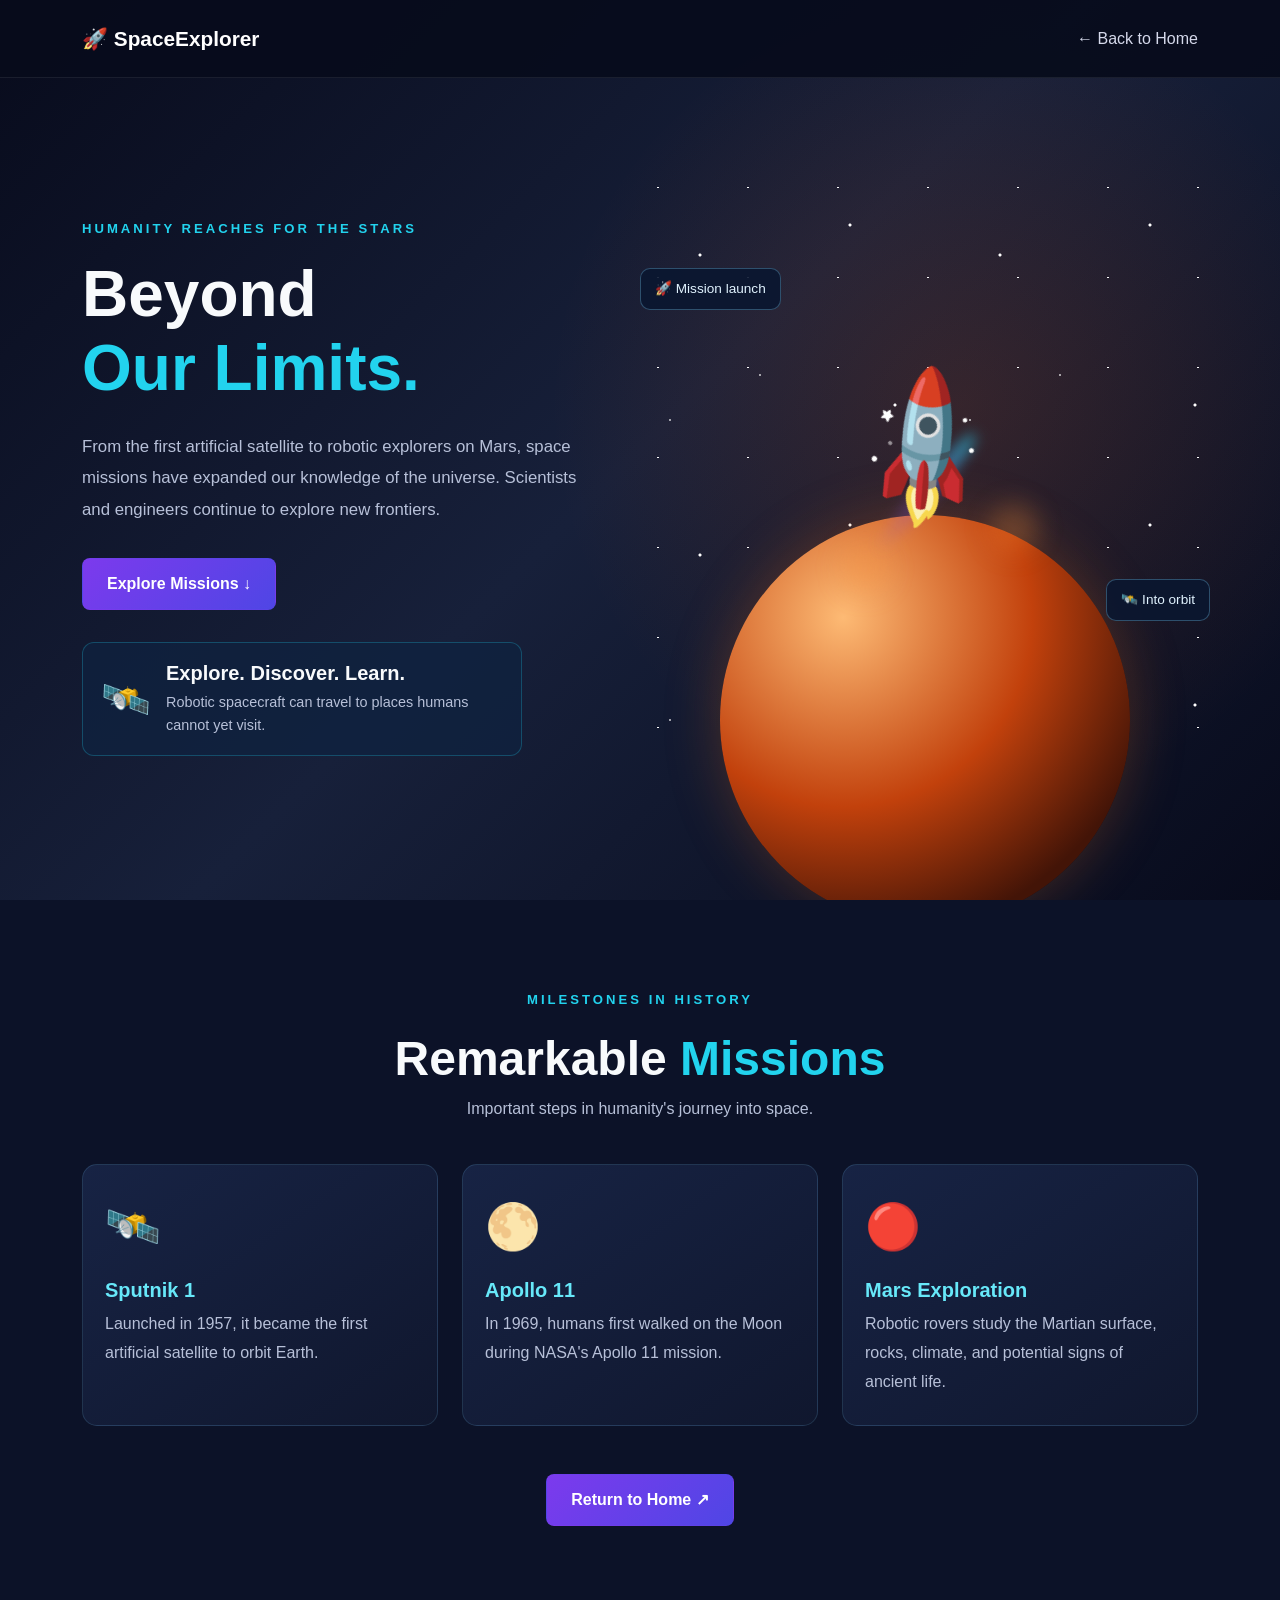
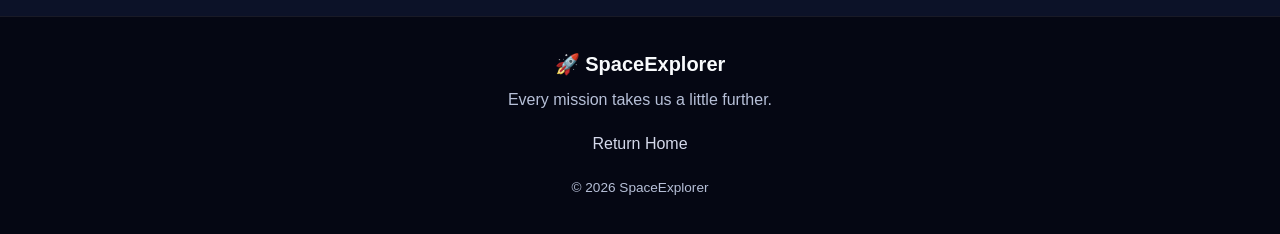
<file: TASK-4/missions.html>
<!DOCTYPE html>
<html lang="en">
<head>
    <meta charset="UTF-8">
    <meta name="viewport" content="width=device-width, initial-scale=1.0">
    <title>Space Missions | SpaceExplorer</title>

    <link href="https://cdn.jsdelivr.net/npm/bootstrap@5.3.3/dist/css/bootstrap.min.css"
          rel="stylesheet">
    <link rel="stylesheet" href="style.css">
</head>
<body>

    <nav class="navbar navbar-dark">
        <div class="container nav-container">
            <a class="navbar-brand fw-bold" href="index.html">🚀 SpaceExplorer</a>
            <a href="index.html" class="back-link">← Back to Home</a>
        </div>
    </nav>

    <section class="detail-hero missions-page">
        <div class="container">
            <div class="row align-items-center min-vh-100">

                <div class="col-lg-6 detail-text">
                    <p class="tagline">HUMANITY REACHES FOR THE STARS</p>
                    <h1>Beyond <span>Our Limits.</span></h1>

                    <p class="description">
                        From the first artificial satellite to robotic
                        explorers on Mars, space missions have expanded
                        our knowledge of the universe. Scientists and
                        engineers continue to explore new frontiers.
                    </p>

                    <a href="#mission-list" class="btn primary-btn mt-3">
                        Explore Missions ↓
                    </a>

                    <div class="info-note">
                        <span>🛰️</span>
                        <div>
                            <h5>Explore. Discover. Learn.</h5>
                            <p>Robotic spacecraft can travel to places humans cannot yet visit.</p>
                        </div>
                    </div>
                </div>

                <div class="col-lg-6 detail-visual rocket-visual">
                    <div class="launch-stars"></div>
                    <div class="launch-planet"></div>
                    <div class="rocket-smoke smoke-one"></div>
                    <div class="rocket-smoke smoke-two"></div>
                    <div class="mission-rocket">🚀</div>
                    <div class="rocket-trail"></div>
                    <div class="floating-label mission-label-a">🚀 Mission launch</div>
                    <div class="floating-label mission-label-b">🛰️ Into orbit</div>
                </div>

            </div>
        </div>
    </section>

    <section class="facts-section section-padding" id="mission-list">
        <div class="container">
            <div class="text-center section-heading">
                <p class="tagline">MILESTONES IN HISTORY</p>
                <h2>Remarkable <span>Missions</span></h2>
                <p>Important steps in humanity's journey into space.</p>
            </div>

            <div class="row g-4 mt-3">
                <div class="col-md-6 col-lg-4">
                    <article class="fact-card">
                        <div class="fact-icon">🛰️</div>
                        <h3>Sputnik 1</h3>
                        <p>Launched in 1957, it became the first artificial satellite to orbit Earth.</p>
                    </article>
                </div>

                <div class="col-md-6 col-lg-4">
                    <article class="fact-card">
                        <div class="fact-icon">🌕</div>
                        <h3>Apollo 11</h3>
                        <p>In 1969, humans first walked on the Moon during NASA's Apollo 11 mission.</p>
                    </article>
                </div>

                <div class="col-md-6 col-lg-4">
                    <article class="fact-card">
                        <div class="fact-icon">🔴</div>
                        <h3>Mars Exploration</h3>
                        <p>Robotic rovers study the Martian surface, rocks, climate, and potential signs of ancient life.</p>
                    </article>
                </div>
            </div>

            <div class="text-center mt-5">
                <a href="index.html" class="btn primary-btn">
                    Return to Home ↗
                </a>
            </div>
        </div>
    </section>

    <footer>
        <div class="container text-center">
            <h5>🚀 SpaceExplorer</h5>
            <p>Every mission takes us a little further.</p>
            <a class="footer-link" href="index.html">Return Home</a>
            <p class="copyright">© 2026 SpaceExplorer</p>
        </div>
    </footer>

</body>
</html>
</file>
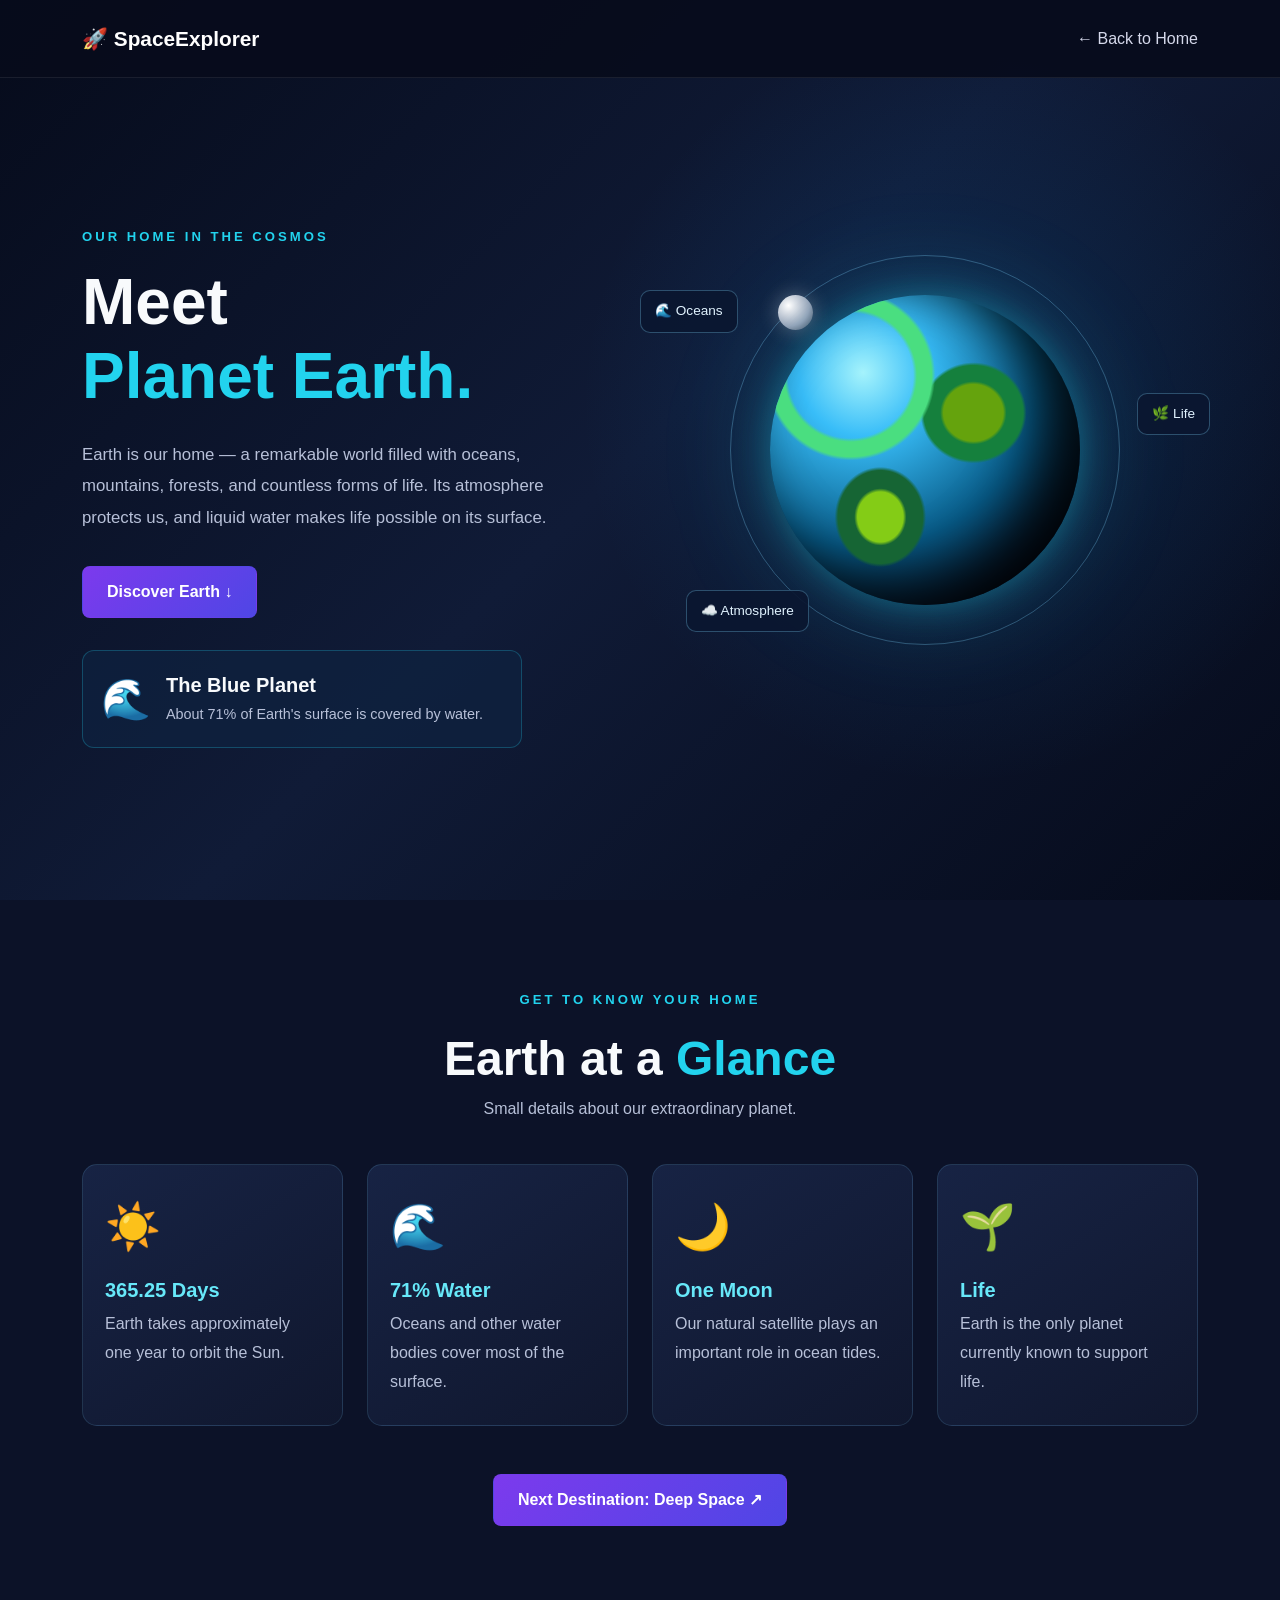
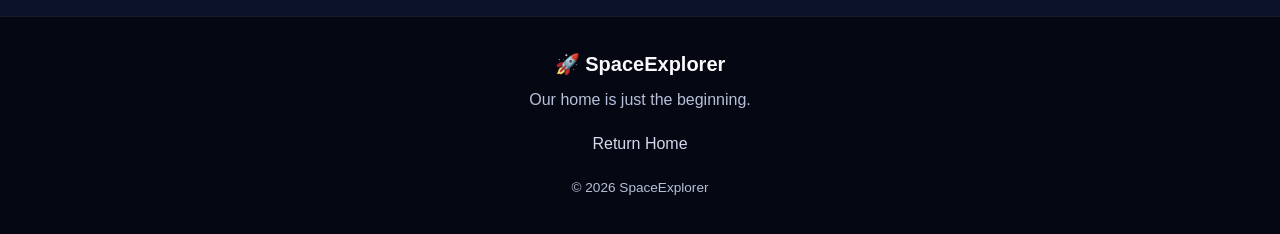
<file: TASK-4/planet.html>
<!DOCTYPE html>
<html lang="en">
<head>
    <meta charset="UTF-8">
    <meta name="viewport" content="width=device-width, initial-scale=1.0">
    <title>Our Planet | SpaceExplorer</title>

    <link href="https://cdn.jsdelivr.net/npm/bootstrap@5.3.3/dist/css/bootstrap.min.css"
          rel="stylesheet">
    <link rel="stylesheet" href="style.css">
</head>
<body>

    <nav class="navbar navbar-dark">
        <div class="container nav-container">
            <a class="navbar-brand fw-bold" href="index.html">🚀 SpaceExplorer</a>
            <a href="index.html" class="back-link">← Back to Home</a>
        </div>
    </nav>

    <section class="detail-hero earth-page">
        <div class="container">
            <div class="row align-items-center min-vh-100">

                <div class="col-lg-6 detail-text">
                    <p class="tagline">OUR HOME IN THE COSMOS</p>
                    <h1>Meet <span>Planet Earth.</span></h1>

                    <p class="description">
                        Earth is our home — a remarkable world filled with
                        oceans, mountains, forests, and countless forms of
                        life. Its atmosphere protects us, and liquid water
                        makes life possible on its surface.
                    </p>

                    <a href="#facts" class="btn primary-btn mt-3">
                        Discover Earth ↓
                    </a>

                    <div class="info-note">
                        <span>🌊</span>
                        <div>
                            <h5>The Blue Planet</h5>
                            <p>About 71% of Earth's surface is covered by water.</p>
                        </div>
                    </div>
                </div>

                <div class="col-lg-6 detail-visual earth-visual">
                    <div class="earth-orbit">
                        <div class="earth-moon"></div>
                    </div>
                    <div class="earth-glow"></div>
                    <div class="earth-sphere">
                        <div class="earth-land"></div>
                    </div>
                    <div class="floating-label earth-label-a">🌊 Oceans</div>
                    <div class="floating-label earth-label-b">🌿 Life</div>
                    <div class="floating-label earth-label-c">☁️ Atmosphere</div>
                </div>

            </div>
        </div>
    </section>

    <section class="facts-section section-padding" id="facts">
        <div class="container">
            <div class="text-center section-heading">
                <p class="tagline">GET TO KNOW YOUR HOME</p>
                <h2>Earth at a <span>Glance</span></h2>
                <p>Small details about our extraordinary planet.</p>
            </div>

            <div class="row g-4 mt-3">
                <div class="col-md-6 col-lg-3">
                    <article class="fact-card">
                        <div class="fact-icon">☀️</div>
                        <h3>365.25 Days</h3>
                        <p>Earth takes approximately one year to orbit the Sun.</p>
                    </article>
                </div>

                <div class="col-md-6 col-lg-3">
                    <article class="fact-card">
                        <div class="fact-icon">🌊</div>
                        <h3>71% Water</h3>
                        <p>Oceans and other water bodies cover most of the surface.</p>
                    </article>
                </div>

                <div class="col-md-6 col-lg-3">
                    <article class="fact-card">
                        <div class="fact-icon">🌙</div>
                        <h3>One Moon</h3>
                        <p>Our natural satellite plays an important role in ocean tides.</p>
                    </article>
                </div>

                <div class="col-md-6 col-lg-3">
                    <article class="fact-card">
                        <div class="fact-icon">🌱</div>
                        <h3>Life</h3>
                        <p>Earth is the only planet currently known to support life.</p>
                    </article>
                </div>
            </div>

            <div class="text-center mt-5">
                <a href="deep-space.html" class="btn primary-btn">
                    Next Destination: Deep Space ↗
                </a>
            </div>
        </div>
    </section>

    <footer>
        <div class="container text-center">
            <h5>🚀 SpaceExplorer</h5>
            <p>Our home is just the beginning.</p>
            <a class="footer-link" href="index.html">Return Home</a>
            <p class="copyright">© 2026 SpaceExplorer</p>
        </div>
    </footer>

</body>
</html>
</file>
<file: TASK-4/style.css>
/* =================================
   1. GLOBAL STYLES
================================= */

:root {
    --background: #070b1c;
    --surface: #111a33;
    --purple: #8b5cf6;
    --cyan: #22d3ee;
    --text: #f8fafc;
    --muted: #b7c0d8;
}

* {
    box-sizing: border-box;
    scroll-behavior: smooth;
}

body {
    margin: 0;
    background: var(--background);
    color: var(--text);
    font-family: Arial, Helvetica, sans-serif;
    overflow-x: hidden;
}

section {
    position: relative;
}

.tagline {
    color: var(--cyan);
    font-size: 0.82rem;
    font-weight: bold;
    letter-spacing: 3px;
    margin-bottom: 20px;
}

.description {
    max-width: 510px;
    color: var(--muted);
    font-size: 1.05rem;
    line-height: 1.9;
}

.primary-btn {
    display: inline-block;
    padding: 13px 24px;
    border: 1px solid transparent;
    border-radius: 8px;
    background: linear-gradient(135deg, #7c3aed, #4f46e5);
    color: white;
    font-weight: bold;
    text-decoration: none;
    transition: transform 0.3s ease,
                box-shadow 0.3s ease;
}

.primary-btn:hover {
    color: white;
    transform: translateY(-4px);
    box-shadow: 0 10px 28px rgba(124, 58, 237, 0.4);
}

.section-padding {
    padding: 90px 0;
}

.section-heading h2,
.about-section h2 {
    font-size: clamp(2rem, 4vw, 3rem);
    font-weight: 800;
}

.section-heading h2 span,
.about-section h2 span {
    color: var(--cyan);
}

.section-heading > p:last-child {
    color: var(--muted);
    line-height: 1.8;
}

/* =================================
   2. NAVIGATION
================================= */

.navbar {
    position: absolute;
    top: 0;
    left: 0;
    width: 100%;
    z-index: 20;
    padding: 18px 0;
    background: rgba(7, 11, 28, 0.92);
    border-bottom: 1px solid rgba(255, 255, 255, 0.08);
}

.navbar-brand {
    font-size: 1.3rem;
}

.nav-link {
    position: relative;
    margin-left: 14px;
    color: #d5d9eb;
    transition: color 0.3s ease;
}

.nav-link:hover,
.back-link:hover,
.footer-link:hover {
    color: var(--cyan);
}

.nav-link::after {
    content: "";
    position: absolute;
    left: 8px;
    bottom: 3px;
    width: 0;
    height: 2px;
    background: var(--cyan);
    transition: width 0.3s ease;
}

.nav-link:hover::after {
    width: calc(100% - 16px);
}

.back-link,
.footer-link {
    color: #d5d9eb;
    text-decoration: none;
    transition: color 0.3s ease;
}

/* =================================
   3. HOMEPAGE HERO
================================= */

.home-hero {
    min-height: 100vh;
    overflow: hidden;
    background:
        radial-gradient(circle at 80% 45%,
            rgba(91, 33, 182, 0.25), transparent 35%),
        linear-gradient(135deg, #070b1c, #121a39, #070b1c);
}

.hero-text {
    position: relative;
    z-index: 3;
    padding-top: 110px;
    padding-bottom: 45px;
}

.hero-text h1,
.detail-text h1 {
    font-size: clamp(2.7rem, 5vw, 4.6rem);
    line-height: 1.15;
    font-weight: 800;
    margin-bottom: 25px;
}

.hero-text h1 span {
    display: block;
    color: var(--cyan);
}

.stats {
    max-width: 430px;
}

.stats h3 {
    color: var(--cyan);
    font-size: 2rem;
    font-weight: bold;
}

.stats p {
    color: var(--muted);
    font-size: 0.85rem;
}

/* Homepage illustration */

.home-visual {
    min-height: 560px;
    display: flex;
    align-items: center;
    justify-content: center;
    position: relative;
}

.home-planet {
    position: absolute;
    width: 270px;
    height: 270px;
    border-radius: 50%;
    background: radial-gradient(circle at 30% 25%,
        #bae6fd, #2563eb 38%, #312e81 70%, #080b1b);
    box-shadow: 0 0 65px rgba(59, 130, 246, 0.35);
    animation: planetFloat 5s ease-in-out infinite;
}

.home-astronaut {
    position: relative;
    z-index: 3;
    font-size: clamp(7rem, 15vw, 11rem);
    filter: drop-shadow(0 0 22px rgba(139, 92, 246, 0.4));
    animation: astronautFloat 4s ease-in-out infinite;
}

.home-moon {
    position: absolute;
    width: 55px;
    height: 55px;
    top: 16%;
    left: 15%;
    border-radius: 50%;
    background: radial-gradient(circle at 30% 30%,
        #fff, #94a3b8 60%, #334155);
    animation: planetFloat 4s ease-in-out infinite reverse;
}

.home-rocket {
    position: absolute;
    top: 20%;
    right: 10%;
    font-size: 3rem;
    animation: rocketFly 5s ease-in-out infinite;
}

.home-label {
    position: absolute;
    bottom: 17%;
    right: 4%;
    padding: 12px 16px;
    background: rgba(17, 26, 51, 0.9);
    border: 1px solid rgba(34, 211, 238, 0.3);
    border-radius: 10px;
    color: #e0f2fe;
    animation: labelFloat 4s ease-in-out infinite;
}

/* Stars across homepage */

.stars,
.launch-stars {
    position: absolute;
    inset: 0;
    pointer-events: none;
    background-image:
        radial-gradient(2px 2px at 20% 30%, white 50%, transparent 100%),
        radial-gradient(2px 2px at 70% 20%, white 50%, transparent 100%),
        radial-gradient(1px 1px at 40% 70%, white 50%, transparent 100%),
        radial-gradient(2px 2px at 85% 80%, white 50%, transparent 100%),
        radial-gradient(1px 1px at 10% 85%, white 50%, transparent 100%);
    background-size: 300px 300px;
    animation: twinkle 5s ease-in-out infinite alternate;
}

/* =================================
   4. EXPLORE CARDS
================================= */

.explore-section,
.facts-section {
    background: #0c1228;
}

.card-link {
    display: block;
    height: 100%;
    color: inherit;
    text-decoration: none;
}

.space-card {
    height: 100%;
    padding: 30px 25px;
    border: 1px solid rgba(167, 139, 250, 0.18);
    border-radius: 16px;
    background: linear-gradient(145deg, #182344, #10172e);
    transition: transform 0.35s ease,
                border-color 0.35s ease,
                box-shadow 0.35s ease;
}

.card-link:hover .space-card {
    transform: translateY(-10px);
    border-color: var(--cyan);
    box-shadow: 0 15px 35px rgba(34, 211, 238, 0.12);
}

.card-visual {
    height: 175px;
    display: flex;
    align-items: center;
    justify-content: center;
    border-radius: 12px;
    font-size: 5rem;
    margin-bottom: 25px;
    overflow: hidden;
}

.earth-preview {
    background: radial-gradient(circle, #153b72, #081329);
}

.galaxy-preview {
    background: radial-gradient(circle, #5b21b6, #10102c 70%);
}

.rocket-preview {
    background: radial-gradient(circle, #164e63, #10172e 70%);
}

.card-link:hover .card-visual {
    animation: cardGlow 1.5s ease-in-out infinite alternate;
}

.space-card h3 {
    font-size: 1.35rem;
    font-weight: bold;
    margin-bottom: 14px;
}

.space-card p {
    color: var(--muted);
    line-height: 1.8;
}

.card-link-text {
    display: inline-block;
    margin-top: 8px;
    color: var(--cyan);
    font-weight: bold;
    transition: letter-spacing 0.3s ease;
}

.card-link:hover .card-link-text {
    letter-spacing: 1px;
}

/* =================================
   5. ABOUT AND FOOTER
================================= */

.about-section {
    padding: 90px 0;
    text-align: center;
    background: #080b1b;
}

.about-text {
    max-width: 650px;
    margin: 20px auto 0;
    color: var(--muted);
    line-height: 1.9;
}

footer {
    padding: 35px 0 20px;
    background: #050713;
    border-top: 1px solid rgba(255, 255, 255, 0.08);
}

footer h5 {
    font-weight: bold;
}

footer p {
    color: var(--muted);
    margin-top: 12px;
}

.copyright {
    margin-top: 22px;
    font-size: 0.85rem;
}

/* =================================
   6. SHARED DETAIL PAGES
================================= */

.detail-hero {
    min-height: 100vh;
    overflow: hidden;
}

.detail-text {
    position: relative;
    z-index: 4;
    padding-top: 120px;
    padding-bottom: 45px;
}

.detail-text h1 span {
    display: block;
    color: var(--cyan);
}

.detail-visual {
    min-height: 570px;
    position: relative;
    display: flex;
    align-items: center;
    justify-content: center;
}

.earth-page {
    background: radial-gradient(circle at 75% 45%,
        rgba(14, 116, 194, 0.2), transparent 35%),
        linear-gradient(135deg, #060b1b, #101b37, #060b1b);
}

.deep-page {
    background: radial-gradient(circle at 75% 45%,
        rgba(126, 34, 206, 0.25), transparent 38%),
        linear-gradient(135deg, #080719, #17102f, #070b1c);
}

.missions-page {
    background: radial-gradient(circle at 75% 45%,
        rgba(234, 88, 12, 0.16), transparent 38%),
        linear-gradient(135deg, #080b1c, #17203a, #080b1c);
}

.info-note {
    display: flex;
    align-items: center;
    gap: 15px;
    max-width: 440px;
    margin-top: 32px;
    padding: 18px;
    border: 1px solid rgba(34, 211, 238, 0.25);
    border-radius: 12px;
    background: rgba(15, 35, 65, 0.7);
}

.info-note > span {
    font-size: 2.5rem;
}

.info-note h5 {
    font-weight: bold;
    margin-bottom: 6px;
}

.info-note p {
    color: var(--muted);
    line-height: 1.6;
    font-size: 0.9rem;
    margin: 0;
}

.floating-label {
    position: absolute;
    z-index: 5;
    padding: 10px 14px;
    border: 1px solid rgba(125, 211, 252, 0.3);
    border-radius: 10px;
    background: rgba(10, 23, 48, 0.9);
    color: #e0f2fe;
    font-size: 0.85rem;
    animation: labelFloat 4s ease-in-out infinite;
}

/* =================================
   7. EARTH ANIMATION
================================= */

.earth-glow {
    position: absolute;
    width: 340px;
    height: 340px;
    border-radius: 50%;
    background: rgba(34, 211, 238, 0.16);
    filter: blur(45px);
    animation: glowPulse 4s ease-in-out infinite alternate;
}

.earth-sphere {
    position: relative;
    z-index: 2;
    width: clamp(220px, 30vw, 310px);
    aspect-ratio: 1;
    border-radius: 50%;
    overflow: hidden;
    background: radial-gradient(circle at 30% 25%,
        #a5f3fc, #38bdf8 20%, #075985 55%, #061329 80%);
    box-shadow: inset -35px -20px 55px rgba(0, 0, 0, 0.8),
                0 0 35px rgba(34, 211, 238, 0.35);
    animation: planetFloat 5s ease-in-out infinite;
}

.earth-land {
    position: absolute;
    inset: -10%;
    background:
        radial-gradient(ellipse at 30% 30%,
            transparent 0 17%, #4ade80 18% 22%, transparent 23%),
        radial-gradient(ellipse at 63% 40%,
            #65a30d 0 9%, #15803d 10% 15%, transparent 16%),
        radial-gradient(ellipse at 38% 68%,
            #84cc16 0 7%, #166534 8% 13%, transparent 14%);
    animation: earthSpin 18s linear infinite;
}

.earth-orbit {
    position: absolute;
    z-index: 1;
    width: 390px;
    height: 390px;
    border: 1px solid rgba(125, 211, 252, 0.3);
    border-radius: 50%;
    animation: orbitSpin 12s linear infinite;
}

.earth-moon {
    position: absolute;
    top: 10%;
    left: 12%;
    width: 35px;
    height: 35px;
    border-radius: 50%;
    background: radial-gradient(circle at 30% 30%,
        white, #94a3b8 60%, #334155);
    box-shadow: 0 0 20px rgba(255, 255, 255, 0.3);
}

.earth-label-a {
    top: 22%;
    left: 0;
}

.earth-label-b {
    top: 40%;
    right: 0;
    animation-delay: 1s;
}

.earth-label-c {
    left: 8%;
    bottom: 18%;
    animation-delay: 2s;
}

/* =================================
   8. DEEP SPACE ANIMATION
================================= */

.galaxy-visual {
    isolation: isolate;
}

.nebula {
    position: absolute;
    border-radius: 50%;
    filter: blur(35px);
    opacity: 0.65;
    animation: nebulaPulse 6s ease-in-out infinite alternate;
}

.nebula-one {
    width: 260px;
    height: 190px;
    background: #7e22ce;
    transform: rotate(-30deg);
}

.nebula-two {
    width: 220px;
    height: 160px;
    background: #0891b2;
    transform: translate(55px, 40px) rotate(35deg);
    animation-delay: 2s;
}

.galaxy-ring {
    position: absolute;
    z-index: 1;
    width: 340px;
    height: 135px;
    border: 10px solid rgba(196, 181, 253, 0.6);
    border-left-color: #22d3ee;
    border-right-color: #a78bfa;
    border-radius: 50%;
    transform: rotate(-30deg);
    box-shadow: 0 0 30px rgba(139, 92, 246, 0.6);
    animation: galaxyRotate 12s linear infinite;
}

.galaxy-core {
    position: absolute;
    z-index: 2;
    width: 100px;
    height: 100px;
    border-radius: 50%;
    background: radial-gradient(circle, white, #c4b5fd 15%,
        #8b5cf6 35%, transparent 70%);
    box-shadow: 0 0 45px #8b5cf6;
    animation: glowPulse 3s ease-in-out infinite alternate;
}

.galaxy-star {
    position: absolute;
    z-index: 3;
    color: white;
    font-size: 2rem;
    text-shadow: 0 0 15px #a78bfa;
    animation: twinkle 2s ease-in-out infinite alternate;
}

.star-one {
    top: 20%;
    left: 15%;
}

.star-two {
    top: 25%;
    right: 12%;
    animation-delay: 0.5s;
}

.star-three {
    bottom: 20%;
    left: 20%;
    animation-delay: 1s;
}

.star-four {
    bottom: 17%;
    right: 15%;
    animation-delay: 1.5s;
}

.black-hole {
    position: absolute;
    right: 8%;
    bottom: 17%;
    width: 75px;
    height: 75px;
    border-radius: 50%;
    background: #02030a;
    box-shadow: 0 0 20px #7c3aed;
}

.black-hole-ring {
    position: absolute;
    inset: -12px;
    border: 3px solid #c084fc;
    border-left-color: transparent;
    border-radius: 50%;
    transform: rotate(-30deg);
    animation: orbitSpin 5s linear infinite;
}

.galaxy-label-a {
    top: 17%;
    right: 0;
}

.galaxy-label-b {
    bottom: 10%;
    left: 3%;
    animation-delay: 1.5s;
}

/* =================================
   9. ROCKET ANIMATION
================================= */

.rocket-visual {
    background-image: radial-gradient(
        1px 1px at 20% 25%, white 50%, transparent 100%
    );
    background-size: 90px 90px;
}

.launch-planet {
    position: absolute;
    bottom: -190px;
    width: 410px;
    height: 410px;
    border-radius: 50%;
    background: radial-gradient(circle at 30% 25%,
        #fdba74, #c2410c 45%, #431407 78%);
    box-shadow: 0 0 55px rgba(249, 115, 22, 0.25);
}

.mission-rocket {
    position: relative;
    z-index: 4;
    font-size: 7rem;
    transform: rotate(-40deg);
    animation: missionLaunch 5s ease-in-out infinite;
}

.rocket-trail {
    position: absolute;
    z-index: 2;
    width: 16px;
    height: 155px;
    left: calc(50% - 8px);
    top: 44%;
    border-radius: 50%;
    background: linear-gradient(
        to bottom,
        rgba(34, 211, 238, 0.85),
        rgba(139, 92, 246, 0.4),
        transparent
    );
    filter: blur(7px);
    transform: rotate(40deg);
    animation: trailGlow 2s ease-in-out infinite alternate;
}

.rocket-smoke {
    position: absolute;
    z-index: 3;
    width: 50px;
    height: 50px;
    border-radius: 50%;
    background: rgba(251, 146, 60, 0.25);
    filter: blur(12px);
    animation: smokeRise 3s ease-out infinite;
}

.smoke-one {
    left: 35%;
    bottom: 25%;
}

.smoke-two {
    right: 30%;
    bottom: 32%;
    animation-delay: 1.5s;
}

.mission-label-a {
    top: 18%;
    left: 0;
}

.mission-label-b {
    right: 0;
    bottom: 20%;
    animation-delay: 1.2s;
}

/* =================================
   10. INFORMATION CARDS
================================= */

.fact-card {
    height: 100%;
    padding: 28px 22px;
    border: 1px solid rgba(125, 211, 252, 0.15);
    border-radius: 15px;
    background: linear-gradient(145deg, #172344, #10172e);
    transition: transform 0.3s ease,
                border-color 0.3s ease,
                box-shadow 0.3s ease;
}

.fact-card:hover {
    transform: translateY(-8px);
    border-color: var(--cyan);
    box-shadow: 0 12px 28px rgba(34, 211, 238, 0.1);
}

.fact-icon {
    font-size: 2.8rem;
    margin-bottom: 18px;
}

.fact-card h3 {
    font-size: 1.25rem;
    font-weight: bold;
    color: #67e8f9;
}

.fact-card p {
    color: var(--muted);
    line-height: 1.8;
    margin-bottom: 0;
}

.footer-link {
    display: inline-block;
    margin-top: 4px;
}

/* =================================
   11. KEYFRAME ANIMATIONS
================================= */

@keyframes astronautFloat {
    0%, 100% {
        transform: translateY(0) rotate(-8deg);
    }
    50% {
        transform: translateY(-28px) rotate(8deg);
    }
}

@keyframes rocketFly {
    0%, 100% {
        transform: translate(0, 0) rotate(-35deg);
    }
    50% {
        transform: translate(-18px, -30px) rotate(-45deg);
    }
}

@keyframes missionLaunch {
    0%, 100% {
        transform: translate(0, 0) rotate(-40deg);
    }
    50% {
        transform: translate(20px, -45px) rotate(-40deg);
    }
}

@keyframes planetFloat {
    0%, 100% {
        translate: 0 0;
    }
    50% {
        translate: 0 -20px;
    }
}

@keyframes labelFloat {
    0%, 100% {
        translate: 0 0;
    }
    50% {
        translate: 0 -10px;
    }
}

@keyframes earthSpin {
    from {
        rotate: 0deg;
    }
    to {
        rotate: 360deg;
    }
}

@keyframes orbitSpin {
    from {
        rotate: 0deg;
    }
    to {
        rotate: 360deg;
    }
}

@keyframes galaxyRotate {
    from {
        transform: rotate(-30deg);
    }
    to {
        transform: rotate(330deg);
    }
}

@keyframes glowPulse {
    from {
        opacity: 0.45;
        scale: 0.94;
    }
    to {
        opacity: 1;
        scale: 1.08;
    }
}

@keyframes nebulaPulse {
    from {
        opacity: 0.3;
        scale: 0.9;
    }
    to {
        opacity: 0.75;
        scale: 1.12;
    }
}

@keyframes twinkle {
    from {
        opacity: 0.35;
    }
    to {
        opacity: 1;
    }
}

@keyframes cardGlow {
    from {
        filter: brightness(1);
    }
    to {
        filter: brightness(1.15);
    }
}

@keyframes trailGlow {
    from {
        opacity: 0.45;
    }
    to {
        opacity: 1;
    }
}

@keyframes smokeRise {
    0% {
        transform: translateY(20px) scale(0.6);
        opacity: 0;
    }
    50% {
        opacity: 0.8;
    }
    100% {
        transform: translateY(-45px) scale(1.3);
        opacity: 0;
    }
}

/* =================================
   12. RESPONSIVE DESIGN
================================= */

@media (max-width: 991px) {
    .hero-text,
    .detail-text {
        text-align: center;
    }

    .description {
        margin-left: auto;
        margin-right: auto;
    }

    .info-note {
        margin-left: auto;
        margin-right: auto;
        text-align: left;
    }

    .home-visual,
    .detail-visual {
        min-height: 440px;
    }

    .stats {
        margin-left: auto;
        margin-right: auto;
        text-align: center;
    }
}

@media (max-width: 576px) {
    .navbar {
        padding: 12px 0;
    }

    .nav-container {
        gap: 8px;
    }

    .navbar-brand {
        font-size: 1.1rem;
    }

    .nav-link {
        margin-left: 8px;
        font-size: 0.85rem;
    }

    .hero-text,
    .detail-text {
        padding-top: 125px;
    }

    .hero-text h1,
    .detail-text h1 {
        font-size: 2.55rem;
    }

    .description {
        font-size: 0.95rem;
    }

    .home-visual,
    .detail-visual {
        min-height: 365px;
    }

    .home-planet {
        width: 210px;
        height: 210px;
    }

    .home-astronaut {
        font-size: 7rem;
    }

    .home-rocket {
        font-size: 2.3rem;
    }

    .home-label,
    .floating-label {
        font-size: 0.7rem;
        padding: 8px 10px;
    }

    .home-label {
        right: 0;
        bottom: 10%;
    }

    .earth-sphere {
        width: 220px;
    }

    .earth-glow {
        width: 250px;
        height: 250px;
    }

    .earth-orbit {
        width: 280px;
        height: 280px;
    }

    .earth-label-a {
        left: 0;
        top: 15%;
    }

    .earth-label-b {
        right: 0;
        top: 35%;
    }

    .earth-label-c {
        left: 0;
        bottom: 12%;
    }

    .galaxy-ring {
        width: 270px;
        height: 110px;
    }

    .galaxy-core {
        width: 75px;
        height: 75px;
    }

    .nebula-one {
        width: 200px;
        height: 150px;
    }

    .nebula-two {
        width: 170px;
        height: 125px;
    }

    .launch-planet {
        width: 300px;
        height: 300px;
        bottom: -140px;
    }

    .mission-rocket {
        font-size: 5.5rem;
    }

    .section-padding,
    .about-section {
        padding: 65px 0;
    }

    .card-visual {
        height: 145px;
    }
}

/* Accessibility: respect reduced-motion preferences */

@media (prefers-reduced-motion: reduce) {
    *,
    *::before,
    *::after {
        animation-duration: 0.01ms !important;
        animation-iteration-count: 1 !important;
        scroll-behavior: auto !important;
        transition-duration: 0.01ms !important;
    }
}
</file>
<file: TASK3/style.css>
/* =========================
       1. RESET AND GLOBAL STYLES
       ========================= */

    * {
      box-sizing: border-box;
      margin: 0;
      padding: 0;
    }

    :root {
      --primary: #2563eb;
      --primary-dark: #1d4ed8;
      --sidebar: #111827;
      --sidebar-light: #1f2937;
      --text-dark: #111827;
      --text: #374151;
      --text-light: #6b7280;
      --background: #f3f4f6;
      --white: #ffffff;
      --border: #e5e7eb;
      --success: #059669;
      --sidebar-width: 250px;
    }

    html {
      scroll-behavior: smooth;
    }

    body {
      font-family: Arial, Helvetica, sans-serif;
      line-height: 1.6;
      color: var(--text);
      background: var(--background);
    }

    a {
      text-decoration: none;
    }

    ul {
      list-style: none;
    }

    button {
      font: inherit;
      cursor: pointer;
    }

    /* =========================
       2. FIXED LEFT SIDEBAR
       ========================= */

    .sidebar {
      position: fixed;
      top: 0;
      left: 0;
      z-index: 1000;

      width: var(--sidebar-width);
      height: 100vh;

      padding: 24px 16px;
      overflow-y: auto;

      color: var(--white);
      background: var(--sidebar);
      border-right: 1px solid #374151;
    }

    .brand {
      display: flex;
      align-items: center;
      gap: 10px;

      padding: 0 10px 24px;
      border-bottom: 1px solid #374151;
    }

    .brand-logo {
      display: grid;
      place-items: center;

      width: 40px;
      height: 40px;

      color: var(--white);
      background: var(--primary);
      border-radius: 10px;
      font-size: 20px;
      font-weight: bold;
    }

    .brand h1 {
      font-size: 20px;
      color: var(--white);
    }

    .brand p {
      color: #9ca3af;
      font-size: 12px;
    }

    .sidebar-title {
      margin: 28px 10px 10px;

      color: #9ca3af;
      font-size: 12px;
      font-weight: bold;
      letter-spacing: 1px;
      text-transform: uppercase;
    }

    .sidebar-menu li {
      margin-bottom: 6px;
    }

    .sidebar-menu a {
      display: flex;
      align-items: center;
      gap: 12px;

      padding: 12px 10px;

      color: #d1d5db;
      border-radius: 8px;
      transition: 0.2s ease;
    }

    .sidebar-menu a:hover,
    .sidebar-menu a.active {
      color: var(--white);
      background: var(--primary);
    }

    .menu-icon {
      width: 24px;
      text-align: center;
      font-size: 18px;
    }

    .sidebar-footer {
      margin-top: 40px;
      padding: 16px 10px;

      color: #d1d5db;
      background: var(--sidebar-light);
      border-radius: 10px;
      font-size: 13px;
    }

    .sidebar-footer strong {
      display: block;
      margin-bottom: 6px;
      color: var(--white);
    }

    /* =========================
       3. MAIN CONTENT
       ========================= */

    .main-content {
      min-height: 100vh;
      margin-left: var(--sidebar-width);
      padding: 30px;
    }

    .topbar {
      display: flex;
      align-items: center;
      justify-content: space-between;
      gap: 20px;

      margin-bottom: 30px;
      padding: 20px 24px;

      background: var(--white);
      border: 1px solid var(--border);
      border-radius: 14px;
      box-shadow: 0 4px 12px rgba(0, 0, 0, 0.04);
    }

    .topbar h2 {
      color: var(--text-dark);
      font-size: 24px;
    }

    .topbar p {
      margin-top: 4px;
      color: var(--text-light);
      font-size: 14px;
    }

    .profile {
      display: flex;
      align-items: center;
      gap: 10px;
    }

    .profile-avatar {
      display: grid;
      place-items: center;

      width: 42px;
      height: 42px;

      color: var(--white);
      background: var(--primary);
      border-radius: 50%;
      font-weight: bold;
    }

    .profile span {
      color: var(--text-dark);
      font-size: 14px;
      font-weight: bold;
    }

    .section {
      margin-bottom: 35px;
    }

    .section-heading {
      margin-bottom: 16px;
      color: var(--text-dark);
      font-size: 24px;
    }

    .section-description {
      max-width: 800px;
      margin-bottom: 22px;
      color: var(--text-light);
    }

    /* =========================
       4. HERO SECTION
       ========================= */

    .hero {
      display: flex;
      align-items: center;
      justify-content: space-between;
      gap: 30px;

      padding: 35px;
      color: var(--white);
      background: linear-gradient(135deg, #2563eb, #1e3a8a);
      border-radius: 16px;
    }

    .hero-content {
      max-width: 680px;
    }

    .hero h2 {
      margin-bottom: 12px;
      font-size: 32px;
    }

    .hero p {
      margin-bottom: 20px;
      color: #dbeafe;
    }

    .hero-button {
      display: inline-block;

      padding: 11px 18px;

      color: var(--primary-dark);
      background: var(--white);
      border-radius: 8px;
      font-weight: bold;
      transition: 0.2s ease;
    }

    .hero-button:hover {
      background: #dbeafe;
    }

    .hero-symbol {
      display: grid;
      place-items: center;

      width: 130px;
      height: 130px;

      color: var(--white);
      border: 2px solid rgba(255, 255, 255, 0.4);
      border-radius: 50%;
      font-size: 60px;
    }

    /* =========================
       5. STATISTICS CARDS
       ========================= */

    .stats {
      display: flex;
      flex-wrap: wrap;
      gap: 18px;
      margin-top: 22px;
    }

    .stat-card {
      flex: 1 1 180px;

      padding: 20px;

      background: var(--white);
      border: 1px solid var(--border);
      border-radius: 12px;
    }

    .stat-card h3 {
      margin-bottom: 5px;
      color: var(--primary);
      font-size: 28px;
    }

    .stat-card p {
      color: var(--text-light);
      font-size: 14px;
    }

    /* =========================
       6. PRODUCT CARD
       CSS BOX MODEL EXAMPLE
       ========================= */

    .product-wrapper {
      display: flex;
      justify-content: center;
    }

    .product-card {
      /*
        CSS BOX MODEL:

        margin  = space outside the card
        border  = visible line around the card
        padding = space inside the card
      */

      width: 100%;
      max-width: 360px;

      margin: 20px;
      padding: 18px;

      background: var(--white);
      border: 3px solid var(--primary);
      border-radius: 14px;
      box-shadow: 0 8px 20px rgba(37, 99, 235, 0.15);
    }

    .product-image {
      display: grid;
      place-items: center;

      height: 170px;
      margin-bottom: 16px;

      color: var(--white);
      background: linear-gradient(135deg, #60a5fa, #1d4ed8);
      border-radius: 10px;
      font-size: 24px;
      font-weight: bold;
      text-align: center;
    }

    .product-card h3 {
      margin-bottom: 8px;
      color: var(--text-dark);
      font-size: 20px;
    }

    .product-card p {
      margin-bottom: 14px;
      color: var(--text-light);
      font-size: 14px;
    }

    .product-price {
      margin-bottom: 15px;
      color: var(--success);
      font-size: 20px;
      font-weight: bold;
    }

    .product-button {
      display: inline-block;

      padding: 10px 16px;

      color: var(--white);
      background: var(--primary);
      border-radius: 8px;
      font-weight: bold;
      transition: 0.2s ease;
    }

    .product-button:hover {
      background: var(--primary-dark);
    }

    .box-model-label {
      margin-top: 18px;
      padding-top: 14px;

      color: var(--text-light);
      border-top: 1px solid var(--border);
      font-size: 12px;
    }

    /* =========================
       7. THREE-COLUMN BLOG
       FLEXBOX LAYOUT
       ========================= */

    .blog-grid {
      display: flex;
      flex-wrap: wrap;
      gap: 20px;
    }

    .blog-card {
      display: flex;
      flex: 1 1 280px;
      flex-direction: column;

      min-height: 310px;
      padding: 20px;

      background: var(--white);
      border: 1px solid var(--border);
      border-radius: 12px;
      transition: 0.2s ease;
    }

    .blog-card:hover {
      transform: translateY(-4px);
      box-shadow: 0 8px 20px rgba(0, 0, 0, 0.08);
    }

    .blog-category {
      display: inline-block;
      align-self: flex-start;

      margin-bottom: 14px;
      padding: 5px 9px;

      color: var(--primary-dark);
      background: #dbeafe;
      border-radius: 20px;
      font-size: 12px;
      font-weight: bold;
    }

    .blog-card h3 {
      margin-bottom: 8px;
      color: var(--text-dark);
      font-size: 20px;
    }

    .blog-meta {
      margin-bottom: 14px;
      color: var(--text-light);
      font-size: 12px;
    }

    .blog-card p {
      flex-grow: 1;
      color: var(--text);
      font-size: 14px;
    }

    .read-more {
      align-self: flex-start;

      margin-top: 18px;
      padding: 8px 12px;

      color: var(--primary);
      border: 1px solid var(--primary);
      border-radius: 7px;
      font-size: 13px;
      font-weight: bold;
      transition: 0.2s ease;
    }

    .read-more:hover {
      color: var(--white);
      background: var(--primary);
    }

    /* =========================
       8. FOOTER
       ========================= */

    footer {
      margin-top: 40px;
      padding: 20px;

      color: var(--text-light);
      background: var(--white);
      border: 1px solid var(--border);
      border-radius: 12px;
      font-size: 14px;
      text-align: center;
    }

    /* =========================
       9. MOBILE MENU BUTTON
       ========================= */

    .menu-toggle {
      display: none;

      padding: 8px 12px;

      color: var(--white);
      background: var(--primary);
      border: none;
      border-radius: 6px;
      font-size: 20px;
    }

    /* =========================
       10. RESPONSIVE DESIGN
       ========================= */

    @media (max-width: 900px) {
      :root {
        --sidebar-width: 215px;
      }

      .main-content {
        padding: 22px;
      }

      .hero {
        padding: 28px;
      }

      .hero h2 {
        font-size: 27px;
      }
    }

    @media (max-width: 700px) {
      :root {
        --sidebar-width: 230px;
      }

      /*
        On mobile, the sidebar remains fully on the left.
        It starts hidden outside the screen and opens with the button.
      */
 .sidebar {
        transform: translateX(-100%);
        transition: transform 0.3s ease;
      }

      .sidebar.open {
        transform: translateX(0);
      }

      .main-content {
        width: 100%;
        margin-left: 0;
        padding: 15px;
      }

      .menu-toggle {
        display: block;
      }

      .topbar {
        align-items: flex-start;
        padding: 16px;
      }

      .topbar h2 {
        font-size: 20px;
      }

      .profile {
        display: none;
      }

      .hero {
        align-items: flex-start;
        flex-direction: column;
        padding: 24px;
      }

      .hero h2 {
        font-size: 25px;
      }

      .hero-symbol {
        width: 90px;
        height: 90px;
        font-size: 40px;
      }

      .stats {
        flex-direction: column;
      }

      .stat-card {
        flex-basis: auto;
      }

      .blog-grid {
        flex-direction: column;
      }

      .blog-card {
        flex-basis: auto;
      }
    }

    @media (max-width: 400px) {
      .main-content {
        padding: 10px;
      }

      .topbar {
        gap: 10px;
      }

      .hero {
        padding: 20px;
      }

      .hero h2 {
        font-size: 22px;
      }

      .product-card {
        margin: 10px 0;
      }
    }
</file>
